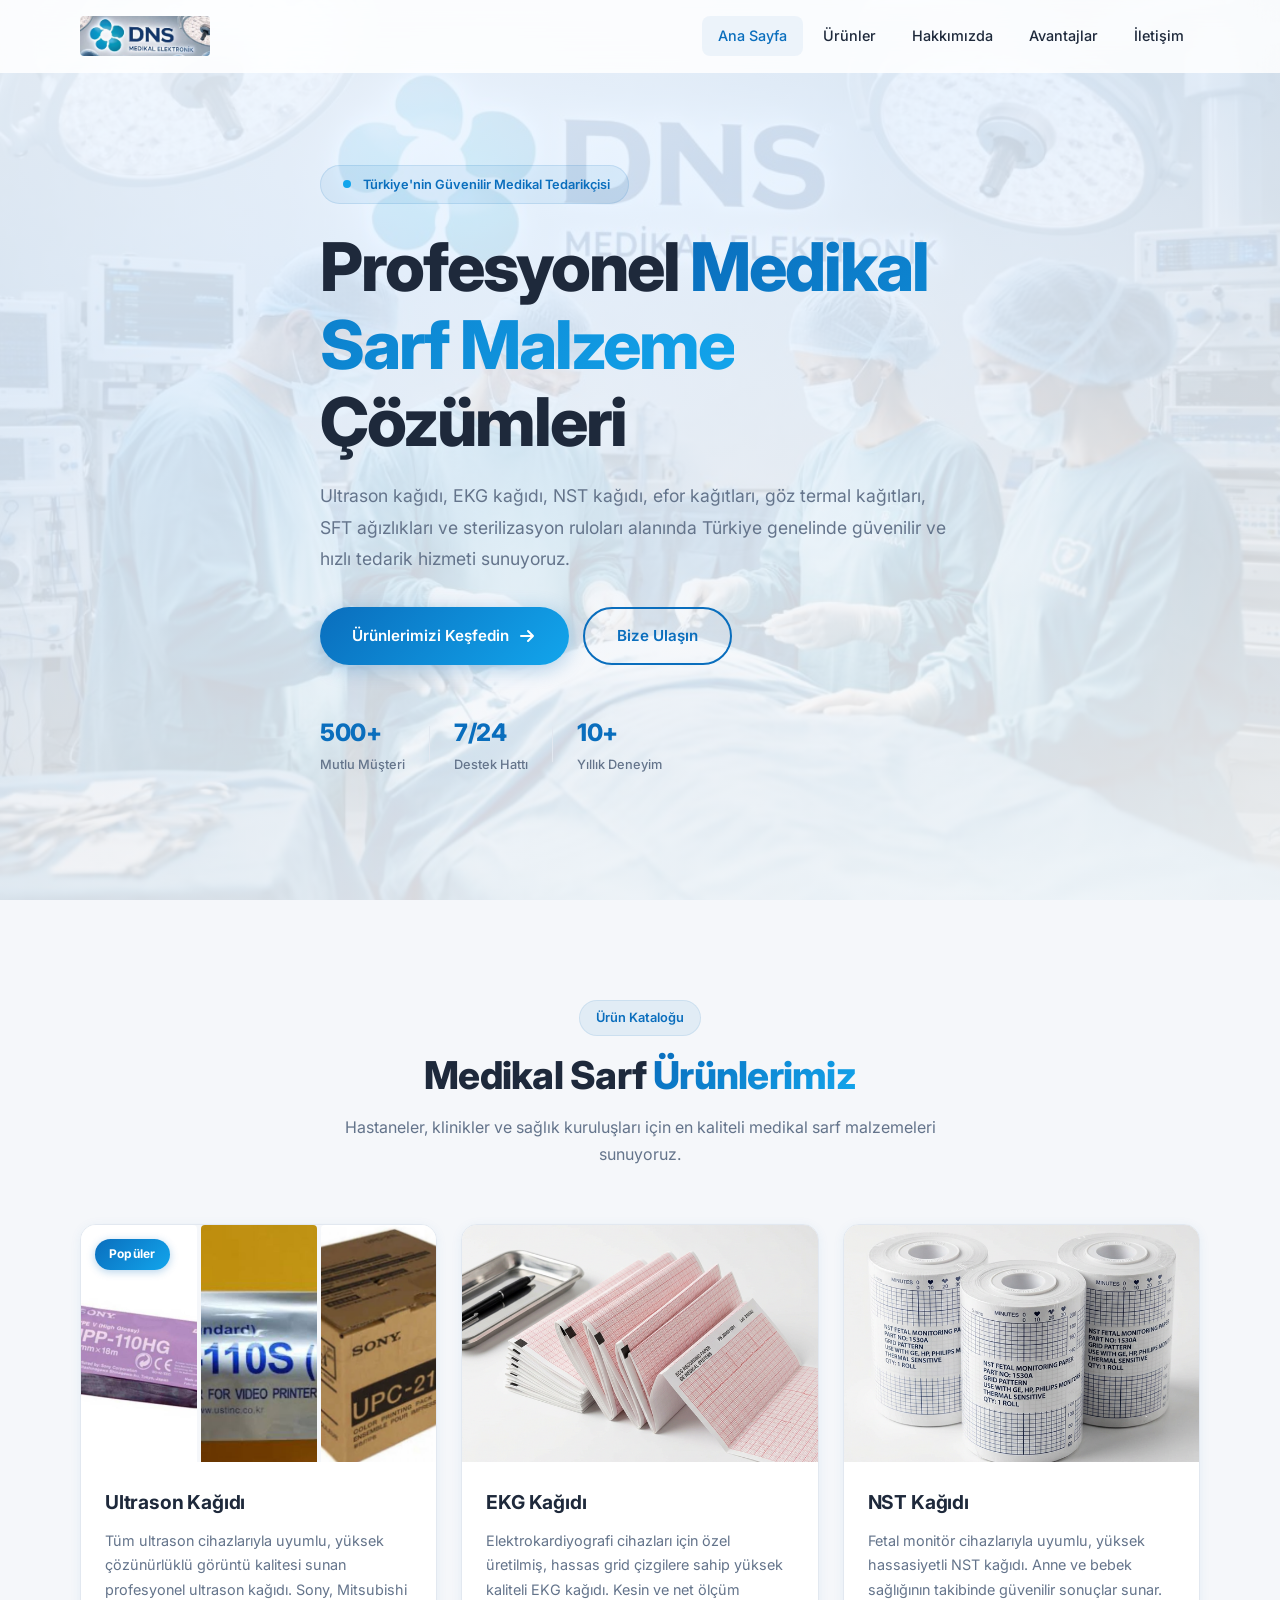
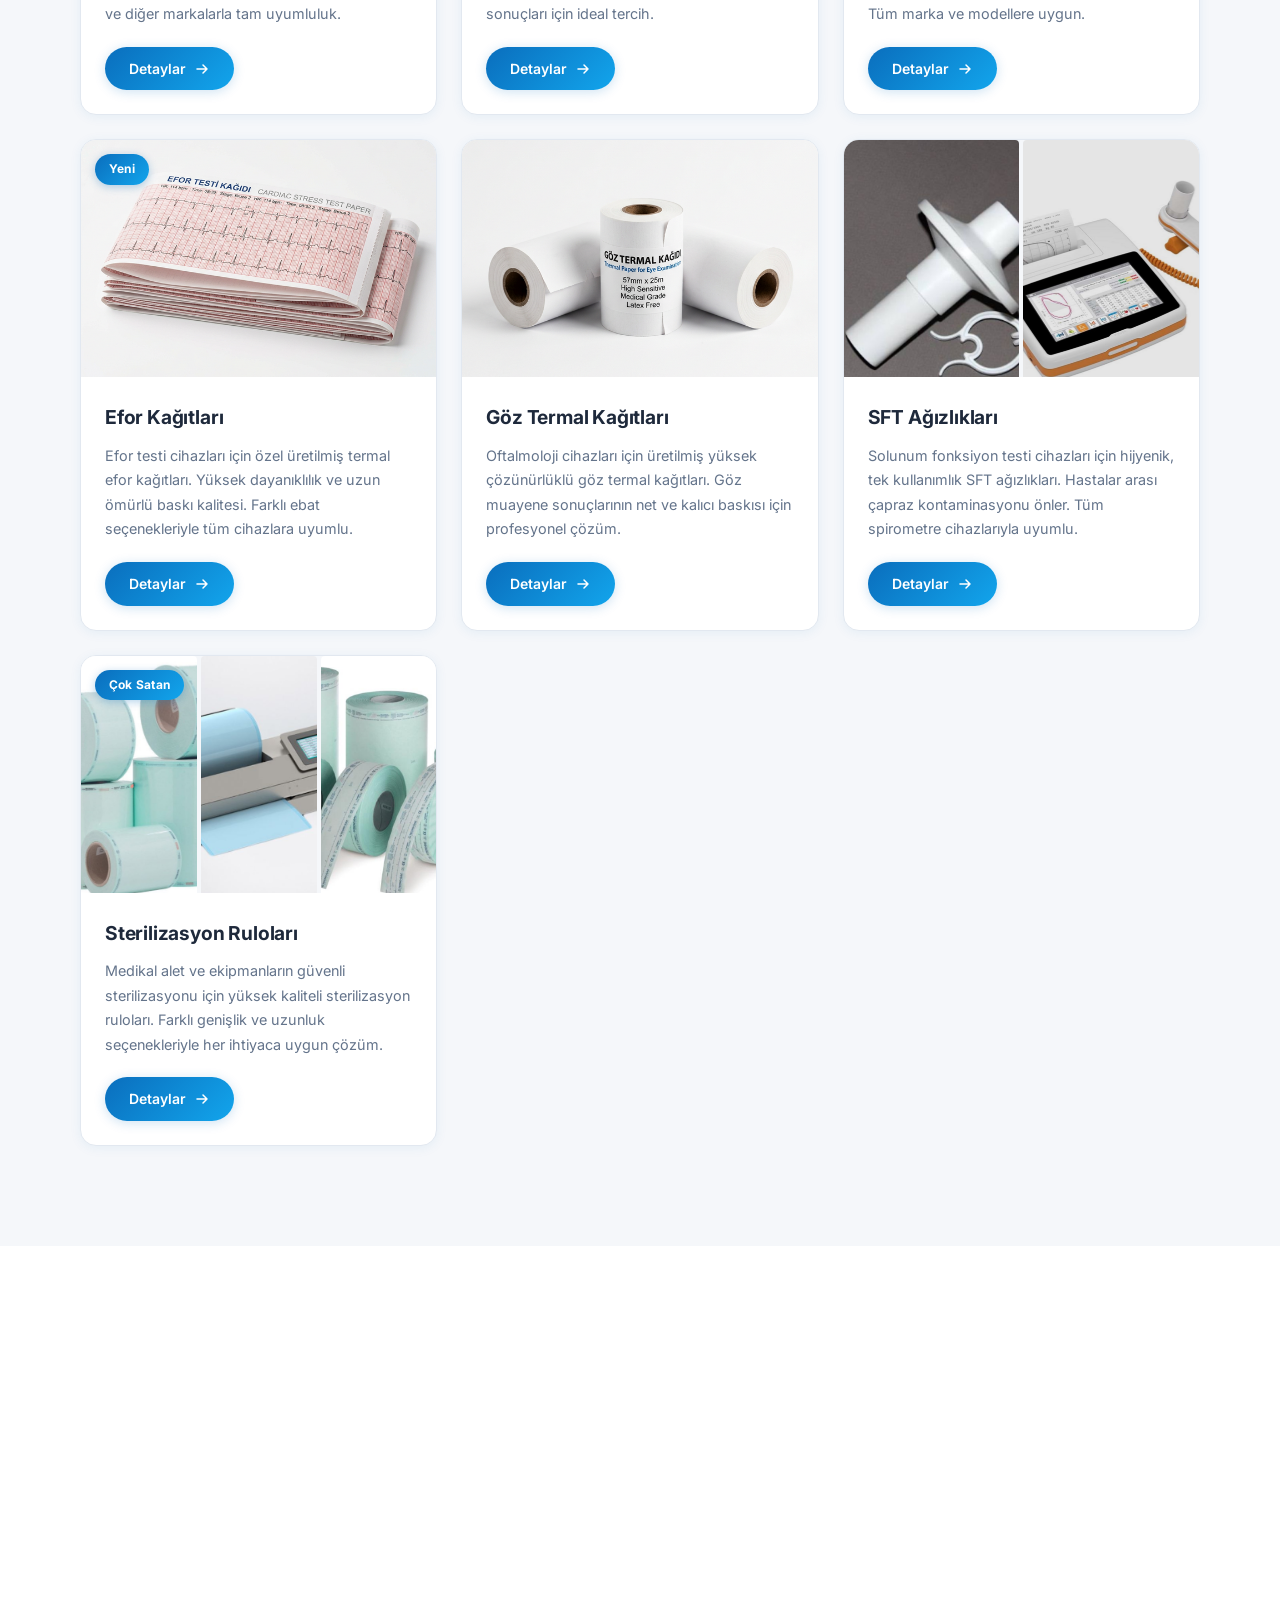
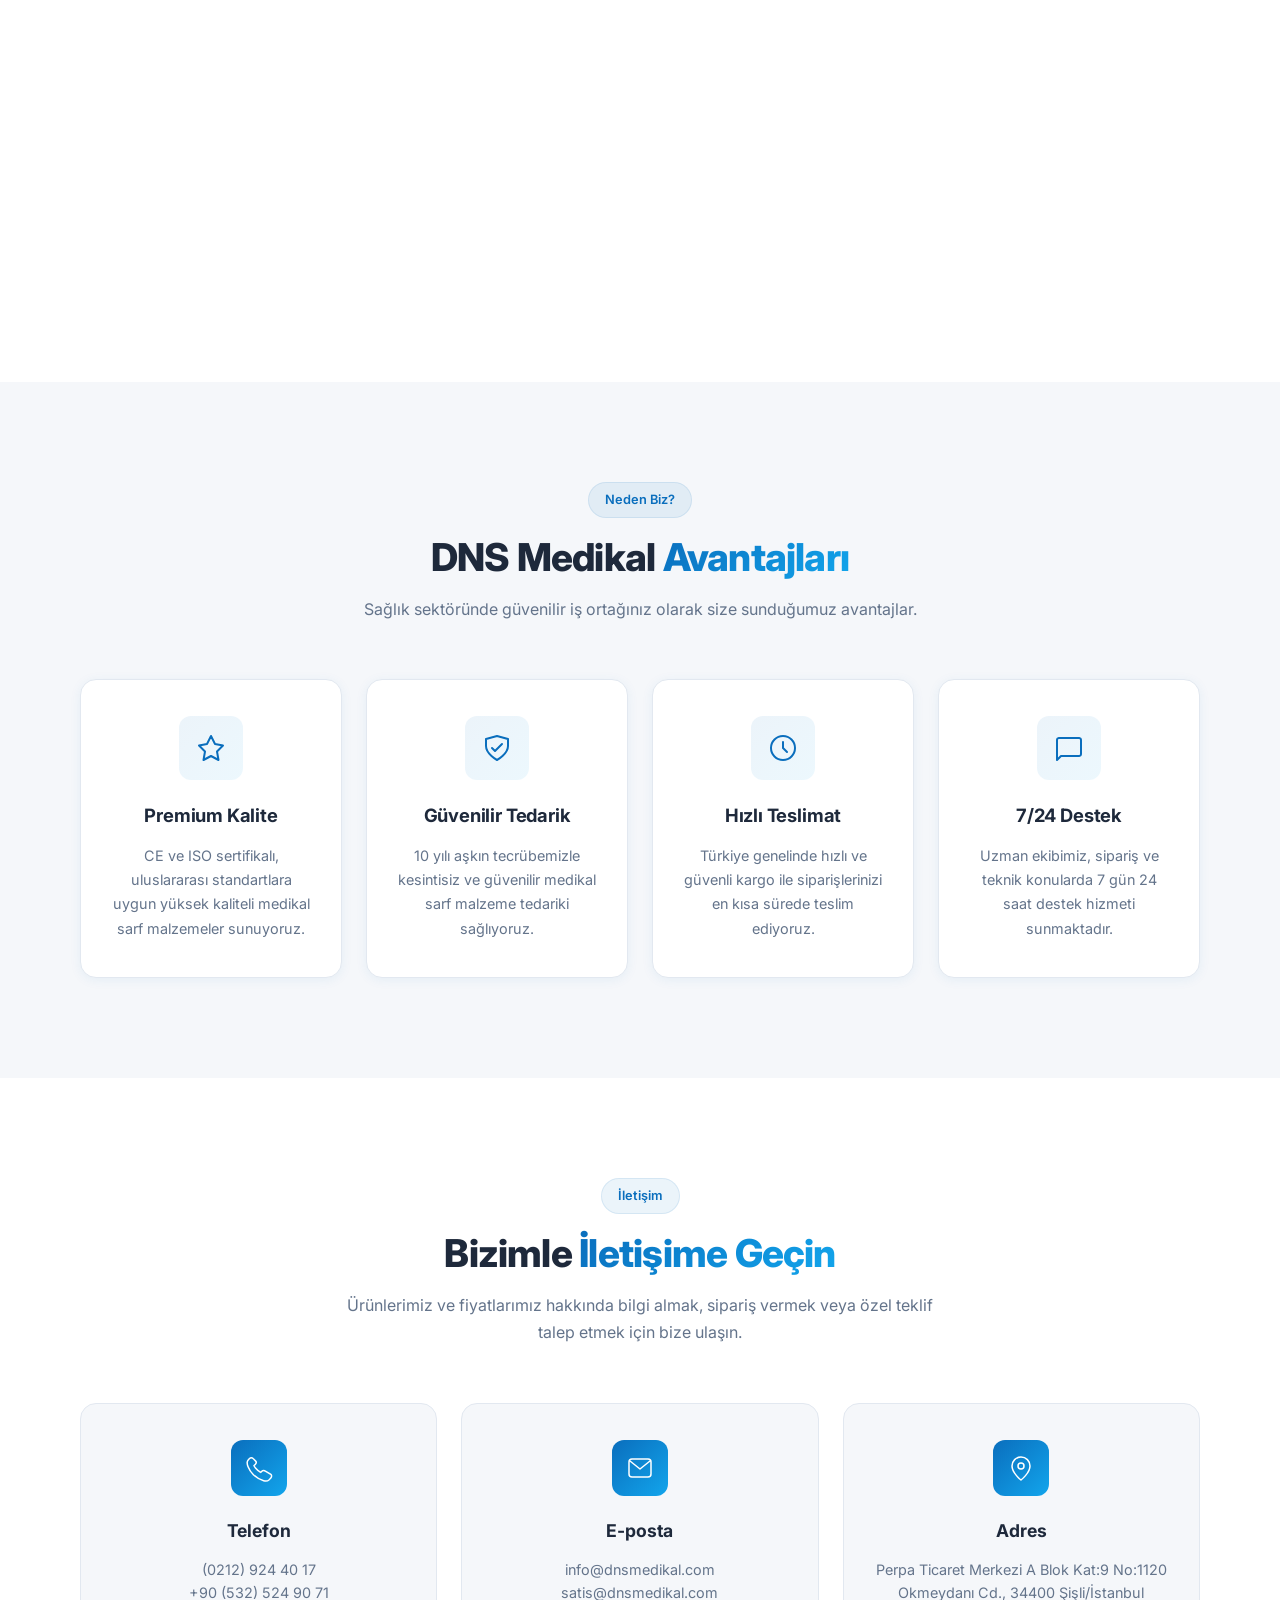
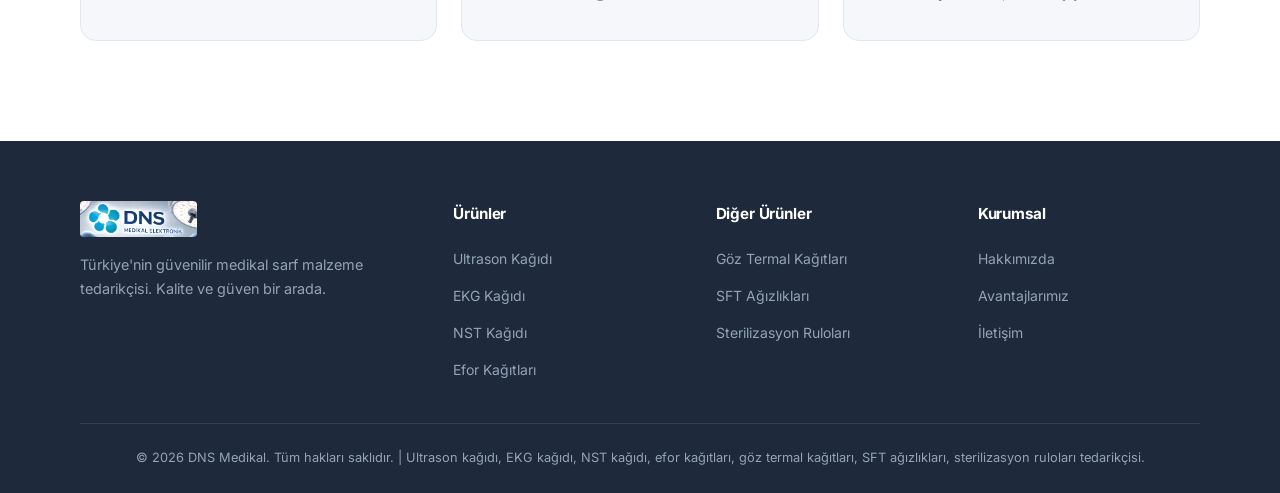
<file: index.html>
<!DOCTYPE html>
<html lang="tr">

<head>
    <meta charset="UTF-8">
    <meta name="viewport" content="width=device-width, initial-scale=1.0">
    <meta http-equiv="X-UA-Compatible" content="IE=edge">

    <!-- SEO Meta Tags -->
    <title>DNS Medikal | Ultrason Kağıdı, EKG Kağıdı, NST Kağıdı, Sterilizasyon Ruloları</title>
    <meta name="description"
        content="DNS Medikal - Türkiye'nin güvenilir medikal sarf malzeme tedarikçisi. Ultrason kağıdı, EKG kağıdı, NST kağıdı, efor kağıtları, göz termal kağıtları, SFT ağızlıkları ve sterilizasyon ruloları toptan ve perakende satış.">
    <meta name="keywords"
        content="ultrason kağıdı, ekg kağıdı, nst kağıdı, efor kağıtları, göz termal kağıtları, sft ağızlıkları, sterilizasyon ruloları, medikal sarf malzeme">
    <meta name="author" content="DNS Medikal">
    <meta name="robots" content="index, follow">
    <link rel="canonical" href="https://www.dnsmedikal.com/">

    <!-- Open Graph -->
    <meta property="og:title" content="DNS Medikal | Medikal Sarf Malzeme Tedarikçisi">
    <meta property="og:description"
        content="Ultrason kağıdı, EKG kağıdı, NST kağıdı ve daha fazlası. Türkiye genelinde hızlı teslimat.">
    <meta property="og:type" content="website">
    <meta property="og:url" content="https://www.dnsmedikal.com/">
    <meta property="og:locale" content="tr_TR">

    <!-- Fonts -->
    <link rel="preconnect" href="https://fonts.googleapis.com">
    <link rel="preconnect" href="https://fonts.gstatic.com" crossorigin>
    <link href="https://fonts.googleapis.com/css2?family=Inter:wght@300;400;500;600;700;800&display=swap"
        rel="stylesheet">

    <!-- Stylesheet -->
    <link rel="stylesheet" href="style.css">

    <!-- Schema.org Structured Data -->
    <script type="application/ld+json">
    {
        "@context": "https://schema.org",
        "@type": "MedicalBusiness",
        "name": "DNS Medikal",
        "description": "Türkiye'nin güvenilir medikal sarf malzeme tedarikçisi. Ultrason kağıdı, EKG kağıdı, NST kağıdı, sterilizasyon ruloları ve daha fazlası.",
        "url": "https://www.dnsmedikal.com",
        "telephone": "+90 212 924 40 17",
        "email": "info@dnsmedikal.com",
        "address": {
            "@type": "PostalAddress",
            "streetAddress": "Perpa Ticaret Merkezi A Blok Kat:9 No:1120, Okmeydanı Cd.",
            "addressLocality": "Şişli",
            "addressRegion": "İstanbul",
            "postalCode": "34400",
            "addressCountry": "TR"
        },
        "geo": {
            "@type": "GeoCoordinates",
            "latitude": "41.0082",
            "longitude": "28.9784"
        },
        "openingHours": "Mo-Fr 09:00-18:00",
        "priceRange": "$$",
        "makesOffer": [
            {
                "@type": "Offer",
                "itemOffered": {
                    "@type": "Product",
                    "name": "Ultrason Kağıdı",
                    "category": "Medikal Sarf Malzeme"
                }
            },
            {
                "@type": "Offer",
                "itemOffered": {
                    "@type": "Product",
                    "name": "EKG Kağıdı",
                    "category": "Medikal Sarf Malzeme"
                }
            },
            {
                "@type": "Offer",
                "itemOffered": {
                    "@type": "Product",
                    "name": "NST Kağıdı",
                    "category": "Medikal Sarf Malzeme"
                }
            },
            {
                "@type": "Offer",
                "itemOffered": {
                    "@type": "Product",
                    "name": "Efor Kağıtları",
                    "category": "Medikal Sarf Malzeme"
                }
            },
            {
                "@type": "Offer",
                "itemOffered": {
                    "@type": "Product",
                    "name": "Göz Termal Kağıtları",
                    "category": "Medikal Sarf Malzeme"
                }
            },
            {
                "@type": "Offer",
                "itemOffered": {
                    "@type": "Product",
                    "name": "SFT Ağızlıkları",
                    "category": "Medikal Sarf Malzeme"
                }
            },
            {
                "@type": "Offer",
                "itemOffered": {
                    "@type": "Product",
                    "name": "Sterilizasyon Ruloları",
                    "category": "Medikal Sarf Malzeme"
                }
            }
        ]
    }
    </script>
</head>

<body>

    <!-- Navigation -->
    <header class="navbar" id="navbar">
        <div class="container nav-container">
            <a href="#anasayfa" class="nav-logo">
                <img src="images/logo.jpg" alt="DNS Medikal Elektronik Logo" class="nav-logo-img">
            </a>
            <button class="nav-toggle" id="navToggle" aria-label="Menüyü aç/kapat">
                <span></span>
                <span></span>
                <span></span>
            </button>
            <nav class="nav-menu" id="navMenu">
                <ul class="nav-list">
                    <li><a href="#anasayfa" class="nav-link active">Ana Sayfa</a></li>
                    <li><a href="#urunler" class="nav-link">Ürünler</a></li>
                    <li><a href="#hakkimizda" class="nav-link">Hakkımızda</a></li>
                    <li><a href="#avantajlar" class="nav-link">Avantajlar</a></li>
                    <li><a href="#iletisim" class="nav-link">İletişim</a></li>
                </ul>
            </nav>
        </div>
    </header>

    <!-- Hero Section -->
    <section class="hero" id="anasayfa">
        <div class="hero-banner">
            <img src="images/banner.jpg" alt="DNS Medikal Elektronik - Profesyonel Medikal Sarf Malzeme"
                class="hero-banner-img">
            <div class="hero-overlay"></div>
        </div>
        <div class="container hero-content">
            <div class="hero-badge fade-in">
                <svg width="16" height="16" viewBox="0 0 16 16" fill="none">
                    <circle cx="8" cy="8" r="4" fill="#12A5EC" />
                </svg>
                Türkiye'nin Güvenilir Medikal Tedarikçisi
            </div>
            <h1 class="hero-title fade-in">
                Profesyonel <span class="gradient-text">Medikal Sarf Malzeme</span> Çözümleri
            </h1>
            <p class="hero-desc fade-in">
                Ultrason kağıdı, EKG kağıdı, NST kağıdı, efor kağıtları, göz termal kağıtları, SFT ağızlıkları ve
                sterilizasyon ruloları alanında Türkiye genelinde güvenilir ve hızlı tedarik hizmeti sunuyoruz.
            </p>
            <div class="hero-buttons fade-in">
                <a href="#urunler" class="btn btn-primary">
                    Ürünlerimizi Keşfedin
                    <svg width="20" height="20" viewBox="0 0 20 20" fill="none">
                        <path d="M4 10H16M16 10L11 5M16 10L11 15" stroke="currentColor" stroke-width="2"
                            stroke-linecap="round" stroke-linejoin="round" />
                    </svg>
                </a>
                <a href="#iletisim" class="btn btn-outline">Bize Ulaşın</a>
            </div>
            <div class="hero-stats fade-in">
                <div class="stat">
                    <span class="stat-number">500+</span>
                    <span class="stat-label">Mutlu Müşteri</span>
                </div>
                <div class="stat-divider"></div>
                <div class="stat">
                    <span class="stat-number">7/24</span>
                    <span class="stat-label">Destek Hattı</span>
                </div>
                <div class="stat-divider"></div>
                <div class="stat">
                    <span class="stat-number">10+</span>
                    <span class="stat-label">Yıllık Deneyim</span>
                </div>
            </div>
        </div>
    </section>

    <!-- Products Section -->
    <section class="section products-section" id="urunler">
        <div class="container">
            <div class="section-header fade-in">
                <span class="section-badge">Ürün Kataloğu</span>
                <h2 class="section-title">Medikal Sarf <span class="gradient-text">Ürünlerimiz</span></h2>
                <p class="section-desc">Hastaneler, klinikler ve sağlık kuruluşları için en kaliteli medikal sarf
                    malzemeleri sunuyoruz.</p>
            </div>

            <div class="products-grid">

                <!-- Ultrason Kağıdı -->
                <article class="product-card fade-in" id="ultrason-kagidi">
                    <div class="product-image">
                        <div class="image-accordion">
                            <div class="image-accordion-item">
                                <img src="images/ultrason_kagidi_1.png" alt="Ultrason Kağıdı Detay 1" loading="lazy">
                            </div>
                            <div class="image-accordion-item">
                                <img src="images/ultrason_kagidi_2.png" alt="Ultrason Kağıdı Detay 2" loading="lazy">
                            </div>
                            <div class="image-accordion-item">
                                <img src="images/ultrason_kagidi_3.png" alt="Ultrason Kağıdı Detay 3" loading="lazy">
                            </div>
                        </div>
                        <span class="product-badge">Popüler</span>
                    </div>
                    <div class="product-body">
                        <h3 class="product-title">Ultrason Kağıdı</h3>
                        <p class="product-desc">Tüm ultrason cihazlarıyla uyumlu, yüksek çözünürlüklü görüntü kalitesi
                            sunan profesyonel ultrason kağıdı. Sony, Mitsubishi ve diğer markalarla tam uyumluluk.</p>
                        <a href="products/ultrason-kagidi.html" class="btn btn-card">
                            Detaylar
                            <svg width="16" height="16" viewBox="0 0 16 16" fill="none">
                                <path d="M3 8H13M13 8L9 4M13 8L9 12" stroke="currentColor" stroke-width="1.5"
                                    stroke-linecap="round" stroke-linejoin="round" />
                            </svg>
                        </a>
                    </div>
                </article>

                <!-- EKG Kağıdı -->
                <article class="product-card fade-in" id="ekg-kagidi">
                    <div class="product-image">
                        <img src="images/ekg_kagidi.png"
                            alt="EKG kağıdı - elektrokardiyografi cihazları için termal baskı kağıdı" loading="lazy"
                            width="600" height="400">
                    </div>
                    <div class="product-body">
                        <h3 class="product-title">EKG Kağıdı</h3>
                        <p class="product-desc">Elektrokardiyografi cihazları için özel üretilmiş, hassas grid çizgilere
                            sahip yüksek kaliteli EKG kağıdı. Kesin ve net ölçüm sonuçları için ideal tercih.</p>
                        <a href="products/ekg-kagidi.html" class="btn btn-card">
                            Detaylar
                            <svg width="16" height="16" viewBox="0 0 16 16" fill="none">
                                <path d="M3 8H13M13 8L9 4M13 8L9 12" stroke="currentColor" stroke-width="1.5"
                                    stroke-linecap="round" stroke-linejoin="round" />
                            </svg>
                        </a>
                    </div>
                </article>

                <!-- NST Kağıdı -->
                <article class="product-card fade-in" id="nst-kagidi">
                    <div class="product-image">
                        <img src="images/nst_kagidi.png"
                            alt="NST kağıdı - fetal monitör cihazları için non-stres test kağıdı" loading="lazy"
                            width="600" height="400">
                    </div>
                    <div class="product-body">
                        <h3 class="product-title">NST Kağıdı</h3>
                        <p class="product-desc">Fetal monitör cihazlarıyla uyumlu, yüksek hassasiyetli NST kağıdı. Anne
                            ve bebek sağlığının takibinde güvenilir sonuçlar sunar. Tüm marka ve modellere uygun.</p>
                        <a href="products/nst-kagidi.html" class="btn btn-card">
                            Detaylar
                            <svg width="16" height="16" viewBox="0 0 16 16" fill="none">
                                <path d="M3 8H13M13 8L9 4M13 8L9 12" stroke="currentColor" stroke-width="1.5"
                                    stroke-linecap="round" stroke-linejoin="round" />
                            </svg>
                        </a>
                    </div>
                </article>

                <!-- Efor Kağıtları -->
                <article class="product-card fade-in" id="efor-kagitlari">
                    <div class="product-image">
                        <img src="images/efor_kagitlari.png"
                            alt="Efor kağıtları - efor testi cihazları için yüksek kaliteli termal kağıt" loading="lazy"
                            width="600" height="400">
                        <span class="product-badge">Yeni</span>
                    </div>
                    <div class="product-body">
                        <h3 class="product-title">Efor Kağıtları</h3>
                        <p class="product-desc">Efor testi cihazları için özel üretilmiş termal efor kağıtları. Yüksek
                            dayanıklılık ve uzun ömürlü baskı kalitesi. Farklı ebat seçenekleriyle tüm cihazlara uyumlu.
                        </p>
                        <a href="products/efor-kagidi.html" class="btn btn-card">
                            Detaylar
                            <svg width="16" height="16" viewBox="0 0 16 16" fill="none">
                                <path d="M3 8H13M13 8L9 4M13 8L9 12" stroke="currentColor" stroke-width="1.5"
                                    stroke-linecap="round" stroke-linejoin="round" />
                            </svg>
                        </a>
                    </div>
                </article>

                <!-- Göz Termal Kağıtları -->
                <article class="product-card fade-in" id="goz-termal-kagitlari">
                    <div class="product-image">
                        <img src="images/goz_termal_kagitlari.png"
                            alt="Göz termal kağıtları - oftalmoloji cihazları için özel termal baskı kağıdı"
                            loading="lazy" width="600" height="400">
                    </div>
                    <div class="product-body">
                        <h3 class="product-title">Göz Termal Kağıtları</h3>
                        <p class="product-desc">Oftalmoloji cihazları için üretilmiş yüksek çözünürlüklü göz termal
                            kağıtları. Göz muayene sonuçlarının net ve kalıcı baskısı için profesyonel çözüm.</p>
                        <a href="products/goz-termal-kagidi.html" class="btn btn-card">
                            Detaylar
                            <svg width="16" height="16" viewBox="0 0 16 16" fill="none">
                                <path d="M3 8H13M13 8L9 4M13 8L9 12" stroke="currentColor" stroke-width="1.5"
                                    stroke-linecap="round" stroke-linejoin="round" />
                            </svg>
                        </a>
                    </div>
                </article>

                <!-- SFT Ağızlıkları -->
                <article class="product-card fade-in" id="sft-agizliklari">
                    <div class="product-image">
                        <div class="image-accordion">
                            <div class="image-accordion-item">
                                <img src="images/sft_agizligi_1.png" alt="SFT Ağızlığı Detay 1" loading="lazy">
                            </div>
                            <div class="image-accordion-item">
                                <img src="images/sft_agizligi_2.png" alt="SFT Ağızlığı Detay 2" loading="lazy">
                            </div>
                        </div>
                    </div>
                    <div class="product-body">
                        <h3 class="product-title">SFT Ağızlıkları</h3>
                        <p class="product-desc">Solunum fonksiyon testi cihazları için hijyenik, tek kullanımlık SFT
                            ağızlıkları. Hastalar arası çapraz kontaminasyonu önler. Tüm spirometre cihazlarıyla uyumlu.
                        </p>
                        <a href="products/sft-agizliklari.html" class="btn btn-card">
                            Detaylar
                            <svg width="16" height="16" viewBox="0 0 16 16" fill="none">
                                <path d="M3 8H13M13 8L9 4M13 8L9 12" stroke="currentColor" stroke-width="1.5"
                                    stroke-linecap="round" stroke-linejoin="round" />
                            </svg>
                        </a>
                    </div>
                </article>

                <!-- Sterilizasyon Ruloları -->
                <article class="product-card fade-in" id="sterilizasyon-rulolari">
                    <div class="product-image">
                        <div class="image-accordion">
                            <div class="image-accordion-item">
                                <img src="images/Sterilizasyon_1.png" alt="Sterilizasyon Rulosu Detay 1" loading="lazy">
                            </div>
                            <div class="image-accordion-item">
                                <img src="images/Sterilizasyon_2.png" alt="Sterilizasyon Rulosu Detay 2" loading="lazy">
                            </div>
                            <div class="image-accordion-item">
                                <img src="images/Sterilizasyon_3.png" alt="Sterilizasyon Rulosu Detay 3" loading="lazy">
                            </div>
                        </div>
                        <span class="product-badge">Çok Satan</span>
                    </div>
                    <div class="product-body">
                        <h3 class="product-title">Sterilizasyon Ruloları</h3>
                        <p class="product-desc">Medikal alet ve ekipmanların güvenli sterilizasyonu için yüksek kaliteli
                            sterilizasyon ruloları. Farklı genişlik ve uzunluk seçenekleriyle her ihtiyaca uygun çözüm.
                        </p>
                        <a href="products/sterilizasyon-rulolari.html" class="btn btn-card">
                            Detaylar
                            <svg width="16" height="16" viewBox="0 0 16 16" fill="none">
                                <path d="M3 8H13M13 8L9 4M13 8L9 12" stroke="currentColor" stroke-width="1.5"
                                    stroke-linecap="round" stroke-linejoin="round" />
                            </svg>
                        </a>
                    </div>
                </article>

            </div>
        </div>
    </section>

    <!-- About Section -->
    <section class="section about-section" id="hakkimizda">
        <div class="container">
            <div class="about-grid">
                <div class="about-image fade-in">
                    <img src="images/banner.jpg" alt="DNS Medikal - medikal sarf malzeme deposu ve ekibi" loading="lazy"
                        width="600" height="500">
                    <div class="about-image-badge">
                        <span class="about-badge-number">10+</span>
                        <span class="about-badge-text">Yıllık Tecrübe</span>
                    </div>
                </div>
                <div class="about-content fade-in">
                    <span class="section-badge">Biz Kimiz?</span>
                    <h2 class="section-title">Sağlık Sektörünün <span class="gradient-text">Güvenilir Ortağı</span></h2>
                    <p class="about-text">
                        DNS Medikal olarak, 10 yılı aşkın süredir Türkiye genelinde hastanelere, kliniklere ve sağlık
                        kuruluşlarına yüksek kaliteli medikal sarf malzeme tedarik ediyoruz.
                    </p>
                    <p class="about-text">
                        Ultrason kağıdı, EKG kağıdı, NST kağıdı, efor kağıtları, göz termal kağıtları, SFT ağızlıkları
                        ve sterilizasyon ruloları başta olmak üzere geniş ürün yelpazemiz ile sağlık profesyonellerinin
                        ihtiyaçlarını eksiksiz karşılıyoruz.
                    </p>
                    <p class="about-text">
                        Kaliteden ödün vermeden, uygun fiyat politikamız ve hızlı teslimat ağımız ile sektörde fark
                        yaratıyoruz.
                    </p>
                    <div class="about-features">
                        <div class="about-feature">
                            <svg width="24" height="24" viewBox="0 0 24 24" fill="none">
                                <path
                                    d="M9 12L11 14L15 10M21 12C21 16.97 16.97 21 12 21C7.03 21 3 16.97 3 12C3 7.03 7.03 3 12 3C16.97 3 21 7.03 21 12Z"
                                    stroke="#0A6EBD" stroke-width="2" stroke-linecap="round" stroke-linejoin="round" />
                            </svg>
                            <span>CE ve ISO sertifikalı ürünler</span>
                        </div>
                        <div class="about-feature">
                            <svg width="24" height="24" viewBox="0 0 24 24" fill="none">
                                <path
                                    d="M9 12L11 14L15 10M21 12C21 16.97 16.97 21 12 21C7.03 21 3 16.97 3 12C3 7.03 7.03 3 12 3C16.97 3 21 7.03 21 12Z"
                                    stroke="#0A6EBD" stroke-width="2" stroke-linecap="round" stroke-linejoin="round" />
                            </svg>
                            <span>Türkiye genelinde hızlı kargo</span>
                        </div>
                        <div class="about-feature">
                            <svg width="24" height="24" viewBox="0 0 24 24" fill="none">
                                <path
                                    d="M9 12L11 14L15 10M21 12C21 16.97 16.97 21 12 21C7.03 21 3 16.97 3 12C3 7.03 7.03 3 12 3C16.97 3 21 7.03 21 12Z"
                                    stroke="#0A6EBD" stroke-width="2" stroke-linecap="round" stroke-linejoin="round" />
                            </svg>
                            <span>Toptan ve perakende satış imkanı</span>
                        </div>
                    </div>
                </div>
            </div>
        </div>
    </section>

    <!-- Advantages Section -->
    <section class="section advantages-section" id="avantajlar">
        <div class="container">
            <div class="section-header fade-in">
                <span class="section-badge">Neden Biz?</span>
                <h2 class="section-title">DNS Medikal <span class="gradient-text">Avantajları</span></h2>
                <p class="section-desc">Sağlık sektöründe güvenilir iş ortağınız olarak size sunduğumuz avantajlar.</p>
            </div>

            <div class="advantages-grid">
                <div class="advantage-card fade-in">
                    <div class="advantage-icon">
                        <svg width="32" height="32" viewBox="0 0 32 32" fill="none">
                            <path d="M16 4L20 12L28 13.5L22 19.5L23.5 28L16 24L8.5 28L10 19.5L4 13.5L12 12L16 4Z"
                                stroke="currentColor" stroke-width="2" stroke-linecap="round" stroke-linejoin="round" />
                        </svg>
                    </div>
                    <h3 class="advantage-title">Premium Kalite</h3>
                    <p class="advantage-desc">CE ve ISO sertifikalı, uluslararası standartlara uygun yüksek kaliteli
                        medikal sarf malzemeler sunuyoruz.</p>
                </div>

                <div class="advantage-card fade-in">
                    <div class="advantage-icon">
                        <svg width="32" height="32" viewBox="0 0 32 32" fill="none">
                            <path d="M16 28C16 28 27 22 27 14V7L16 4L5 7V14C5 22 16 28 16 28Z" stroke="currentColor"
                                stroke-width="2" stroke-linecap="round" stroke-linejoin="round" />
                            <path d="M11 16L14 19L21 12" stroke="currentColor" stroke-width="2" stroke-linecap="round"
                                stroke-linejoin="round" />
                        </svg>
                    </div>
                    <h3 class="advantage-title">Güvenilir Tedarik</h3>
                    <p class="advantage-desc">10 yılı aşkın tecrübemizle kesintisiz ve güvenilir medikal sarf malzeme
                        tedariki sağlıyoruz.</p>
                </div>

                <div class="advantage-card fade-in">
                    <div class="advantage-icon">
                        <svg width="32" height="32" viewBox="0 0 32 32" fill="none">
                            <circle cx="16" cy="16" r="12" stroke="currentColor" stroke-width="2" />
                            <path d="M16 10V16L20 20" stroke="currentColor" stroke-width="2" stroke-linecap="round"
                                stroke-linejoin="round" />
                        </svg>
                    </div>
                    <h3 class="advantage-title">Hızlı Teslimat</h3>
                    <p class="advantage-desc">Türkiye genelinde hızlı ve güvenli kargo ile siparişlerinizi en kısa
                        sürede teslim ediyoruz.</p>
                </div>

                <div class="advantage-card fade-in">
                    <div class="advantage-icon">
                        <svg width="32" height="32" viewBox="0 0 32 32" fill="none">
                            <path
                                d="M28 22C28 22.53 27.79 23.04 27.41 23.41C27.04 23.79 26.53 24 26 24H8L4 28V8C4 7.47 4.21 6.96 4.59 6.59C4.96 6.21 5.47 6 6 6H26C26.53 6 27.04 6.21 27.41 6.59C27.79 6.96 28 7.47 28 8V22Z"
                                stroke="currentColor" stroke-width="2" stroke-linecap="round" stroke-linejoin="round" />
                        </svg>
                    </div>
                    <h3 class="advantage-title">7/24 Destek</h3>
                    <p class="advantage-desc">Uzman ekibimiz, sipariş ve teknik konularda 7 gün 24 saat destek hizmeti
                        sunmaktadır.</p>
                </div>
            </div>
        </div>
    </section>

    <!-- Contact Section -->
    <section class="section contact-section" id="iletisim">
        <div class="container">
            <div class="section-header fade-in">
                <span class="section-badge">İletişim</span>
                <h2 class="section-title">Bizimle <span class="gradient-text">İletişime Geçin</span></h2>
                <p class="section-desc">Ürünlerimiz ve fiyatlarımız hakkında bilgi almak, sipariş vermek veya özel
                    teklif talep etmek için bize ulaşın.</p>
            </div>

            <div class="contact-grid">
                <div class="contact-card fade-in">
                    <div class="contact-icon">
                        <svg width="28" height="28" viewBox="0 0 28 28" fill="none">
                            <path
                                d="M20.42 17.24C19.93 16.75 19.3 16.49 18.62 16.49C17.95 16.49 17.31 16.74 16.83 17.23L15.77 18.28C15.67 18.22 15.57 18.17 15.47 18.12C15.29 18.03 15.12 17.95 14.97 17.85C13.34 16.82 11.87 15.52 10.47 13.91C9.79 13.1 9.32 12.42 8.97 11.72C9.35 11.37 9.7 11 10.04 10.65C10.17 10.52 10.3 10.39 10.43 10.26C11.47 9.22 11.47 7.9 10.43 6.86L9.35 5.78C9.21 5.64 9.06 5.49 8.93 5.35C8.67 5.07 8.39 4.79 8.1 4.52C7.61 4.04 7 3.79 6.34 3.79C5.68 3.79 5.05 4.04 4.54 4.52C4.53 4.53 4.53 4.53 4.53 4.53L3.37 5.71C2.67 6.41 2.27 7.26 2.19 8.25C2.06 9.87 2.5 11.38 3.07 12.82C4.24 15.78 5.99 18.41 8.4 20.72C11.36 23.55 14.81 25.57 18.67 26.73C19.43 26.96 20.22 27.09 20.97 27.09C22.1 27.09 23.1 26.72 23.9 26L23.92 25.98C24.39 25.57 24.78 25.1 25.16 24.67C25.38 24.42 25.61 24.16 25.84 23.91C26.33 23.39 26.59 22.76 26.59 22.09C26.59 21.41 26.32 20.79 25.82 20.29L20.42 17.24Z"
                                stroke="currentColor" stroke-width="1.5" />
                        </svg>
                    </div>
                    <h3 class="contact-title">Telefon</h3>
                    <p class="contact-info">(0212) 924 40 17</p>
                    <p class="contact-info">+90 (532) 524 90 71</p>
                </div>

                <div class="contact-card fade-in">
                    <div class="contact-icon">
                        <svg width="28" height="28" viewBox="0 0 28 28" fill="none">
                            <path d="M4 7L14 15L24 7" stroke="currentColor" stroke-width="1.5" stroke-linecap="round"
                                stroke-linejoin="round" />
                            <rect x="3" y="5" width="22" height="18" rx="3" stroke="currentColor" stroke-width="1.5" />
                        </svg>
                    </div>
                    <h3 class="contact-title">E-posta</h3>
                    <p class="contact-info">info@dnsmedikal.com</p>
                    <p class="contact-info">satis@dnsmedikal.com</p>
                </div>

                <div class="contact-card fade-in">
                    <div class="contact-icon">
                        <svg width="28" height="28" viewBox="0 0 28 28" fill="none">
                            <path
                                d="M14 15C15.66 15 17 13.66 17 12C17 10.34 15.66 9 14 9C12.34 9 11 10.34 11 12C11 13.66 12.34 15 14 15Z"
                                stroke="currentColor" stroke-width="1.5" />
                            <path d="M14 26C14 26 23 19 23 12C23 7.03 19.03 3 14 3C8.97 3 5 7.03 5 12C5 19 14 26 14 26Z"
                                stroke="currentColor" stroke-width="1.5" />
                        </svg>
                    </div>
                    <h3 class="contact-title">Adres</h3>
                    <p class="contact-info">Perpa Ticaret Merkezi A Blok Kat:9 No:1120</p>
                    <p class="contact-info">Okmeydanı Cd., 34400 Şişli/İstanbul</p>
                </div>
            </div>
        </div>
    </section>

    <!-- Footer -->
    <footer class="footer">
        <div class="container">
            <div class="footer-grid">
                <div class="footer-brand">
                    <a href="#anasayfa" class="nav-logo footer-logo">
                        <img src="images/logo.jpg" alt="DNS Medikal Elektronik Logo" class="footer-logo-img">
                    </a>
                    <p class="footer-desc">Türkiye'nin güvenilir medikal sarf malzeme tedarikçisi. Kalite ve güven bir
                        arada.</p>
                </div>

                <div class="footer-links">
                    <h4 class="footer-heading">Ürünler</h4>
                    <ul>
                        <li><a href="#ultrason-kagidi">Ultrason Kağıdı</a></li>
                        <li><a href="#ekg-kagidi">EKG Kağıdı</a></li>
                        <li><a href="#nst-kagidi">NST Kağıdı</a></li>
                        <li><a href="#efor-kagitlari">Efor Kağıtları</a></li>
                    </ul>
                </div>

                <div class="footer-links">
                    <h4 class="footer-heading">Diğer Ürünler</h4>
                    <ul>
                        <li><a href="#goz-termal-kagitlari">Göz Termal Kağıtları</a></li>
                        <li><a href="#sft-agizliklari">SFT Ağızlıkları</a></li>
                        <li><a href="#sterilizasyon-rulolari">Sterilizasyon Ruloları</a></li>
                    </ul>
                </div>

                <div class="footer-links">
                    <h4 class="footer-heading">Kurumsal</h4>
                    <ul>
                        <li><a href="#hakkimizda">Hakkımızda</a></li>
                        <li><a href="#avantajlar">Avantajlarımız</a></li>
                        <li><a href="#iletisim">İletişim</a></li>
                    </ul>
                </div>
            </div>

            <div class="footer-bottom">
                <p>&copy; 2026 DNS Medikal. Tüm hakları saklıdır. | Ultrason kağıdı, EKG kağıdı, NST kağıdı, efor
                    kağıtları, göz termal kağıtları, SFT ağızlıkları, sterilizasyon ruloları tedarikçisi.</p>
            </div>
        </div>
    </footer>

    <!-- Back to Top -->
    <button class="back-to-top" id="backToTop" aria-label="Yukarı çık">
        <svg width="20" height="20" viewBox="0 0 20 20" fill="none">
            <path d="M10 16V4M10 4L5 9M10 4L15 9" stroke="currentColor" stroke-width="2" stroke-linecap="round"
                stroke-linejoin="round" />
        </svg>
    </button>

    <script src="script.js"></script>
</body>

</html>
</file>
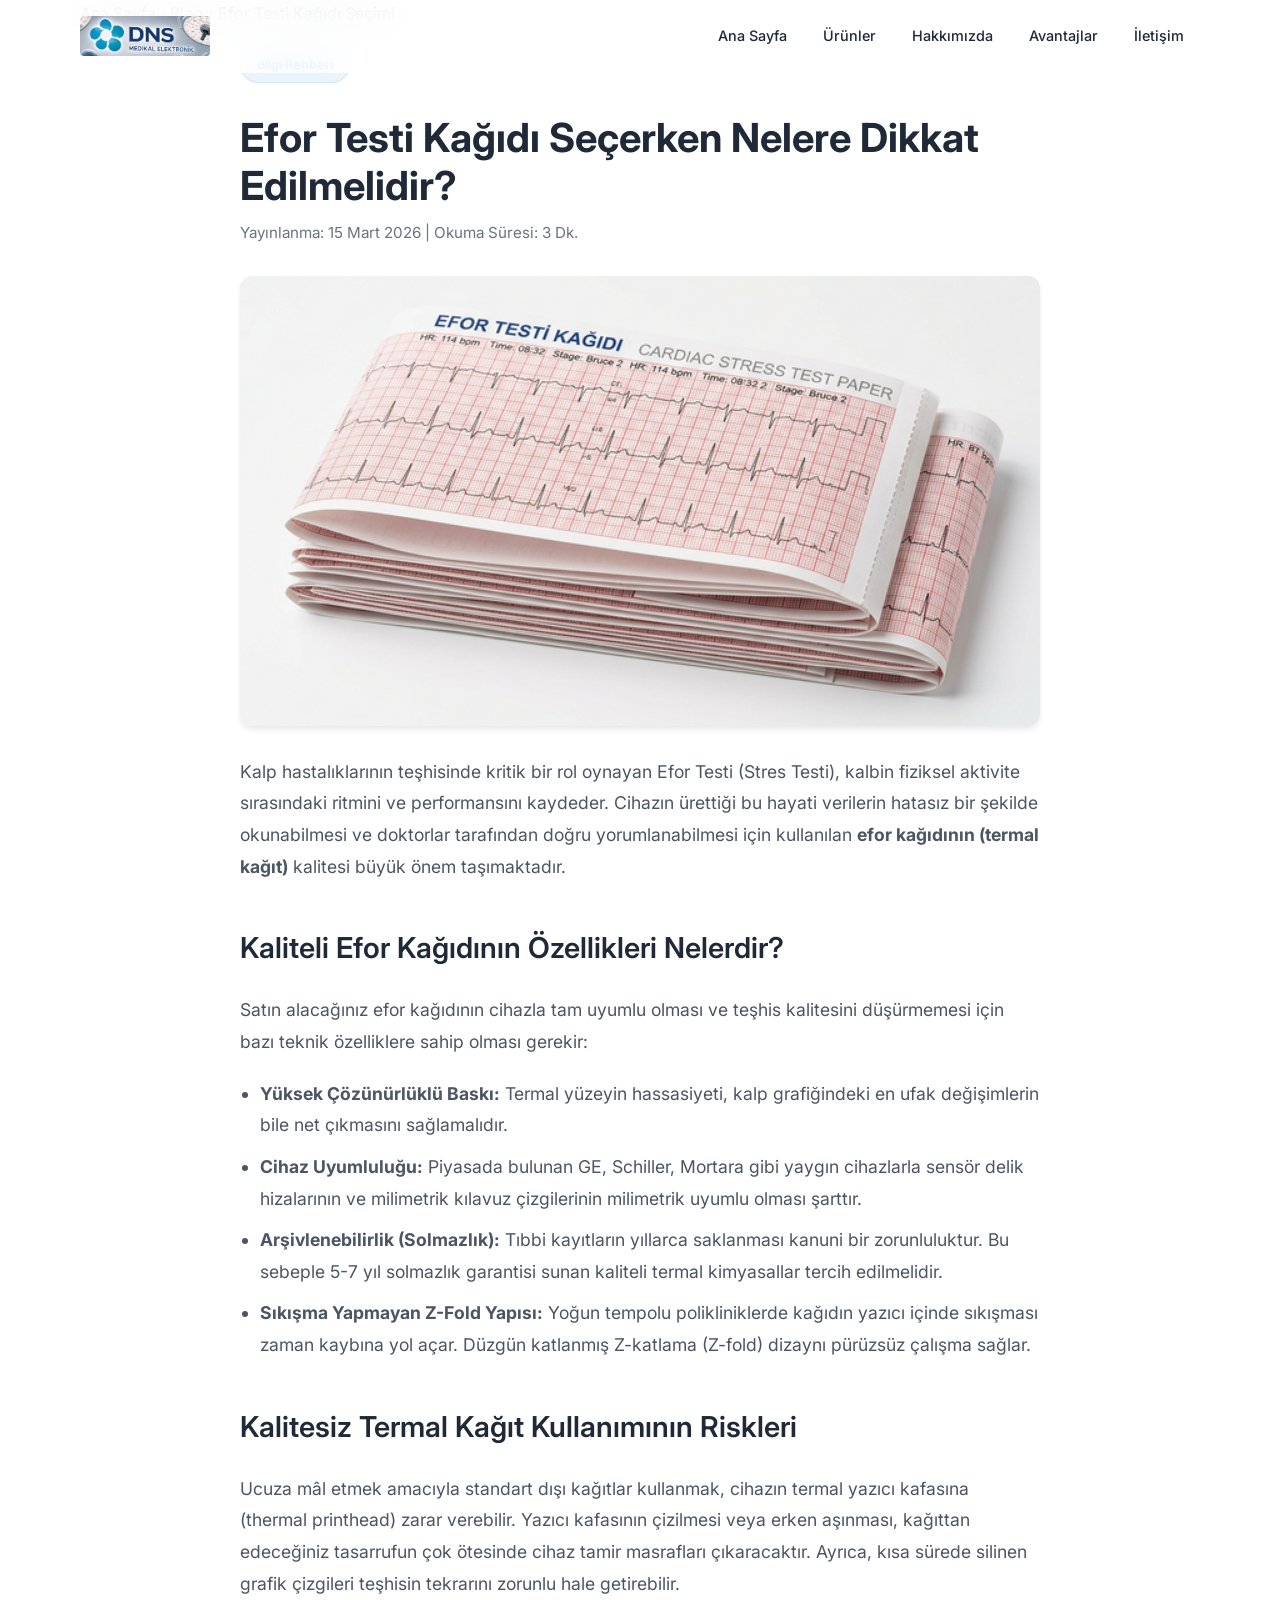
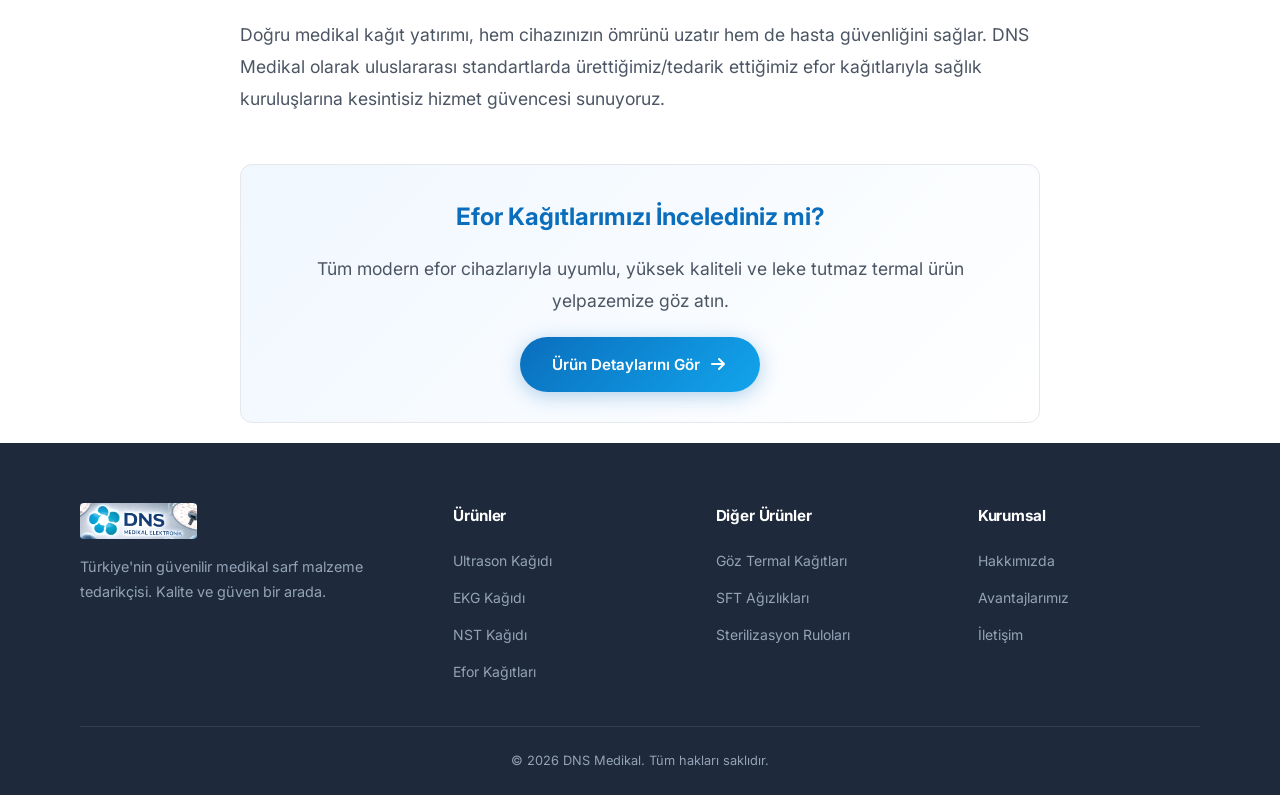
<file: blog/efor-kagidi.html>
<!DOCTYPE html>
<html lang="tr">

<head>
    <meta charset="UTF-8">
    <meta name="viewport" content="width=device-width, initial-scale=1.0">
    <meta http-equiv="X-UA-Compatible" content="IE=edge">

    <!-- SEO Meta Tags -->
    <title>Efor Testi Kağıdı Seçerken Nelere Dikkat Edilmelidir? | DNS Medikal Blog</title>
    <meta name="description"
        content="Efor testi (stres testi) sırasında kullanılan efor kağıtlarının kalitesi neden önemlidir? Doğru efor kağıdı seçimi hakkında bilmeniz gereken her şey bu yazımızda.">
    <meta name="keywords"
        content="efor kağıtları, efor testi kağıdı, efor rulosu, efor testi nedir, medikal kağıt seçimi">
    <meta name="author" content="DNS Medikal">
    <meta name="robots" content="index, follow">
    <link rel="canonical" href="https://www.dnsmedikal.com/blog/efor-kagidi.html">

    <!-- Open Graph -->
    <meta property="og:title" content="Efor Testi Kağıdı Seçerken Nelere Dikkat Edilmelidir?">
    <meta property="og:description"
        content="Efor testi sırasında kullanılan kağıtların kalitesi neden önemlidir? Doğru efor kağıdı seçimi hakkında her şey.">
    <meta property="og:type" content="article">
    <meta property="og:url" content="https://www.dnsmedikal.com/blog/efor-kagidi.html">
    <meta property="og:image" content="https://www.dnsmedikal.com/images/efor_kagitlari.png">
    <meta property="og:locale" content="tr_TR">

    <!-- Fonts -->
    <link rel="preconnect" href="https://fonts.googleapis.com">
    <link rel="preconnect" href="https://fonts.gstatic.com" crossorigin>
    <link href="https://fonts.googleapis.com/css2?family=Inter:wght@300;400;500;600;700;800&display=swap"
        rel="stylesheet">

    <!-- Stylesheet -->
    <link rel="stylesheet" href="../style.css">

    <!-- Article Schema -->
    <script type="application/ld+json">
    {
      "@context": "https://schema.org",
      "@type": "Article",
      "headline": "Efor Testi Kağıdı Seçerken Nelere Dikkat Edilmelidir?",
      "image": "https://www.dnsmedikal.com/images/efor_kagitlari.png",
      "author": {
        "@type": "Organization",
        "name": "DNS Medikal"
      },
      "publisher": {
        "@type": "Organization",
        "name": "DNS Medikal",
        "logo": {
          "@type": "ImageObject",
          "url": "https://www.dnsmedikal.com/images/logo.jpg"
        }
      },
      "datePublished": "2026-03-15"
    }
    </script>
</head>

<body>

    <!-- Navigation -->
    <header class="navbar" id="navbar">
        <div class="container nav-container">
            <a href="../index.html" class="nav-logo">
                <img src="../images/logo.jpg" alt="DNS Medikal Logo" class="nav-logo-img">
            </a>
            <button class="nav-toggle" id="navToggle" aria-label="Menüyü aç/kapat">
                <span></span>
                <span></span>
                <span></span>
            </button>
            <nav class="nav-menu" id="navMenu">
                <ul class="nav-list">
                    <li><a href="../index.html" class="nav-link">Ana Sayfa</a></li>
                    <li><a href="../index.html#urunler" class="nav-link">Ürünler</a></li>
                    <li><a href="../index.html#hakkimizda" class="nav-link">Hakkımızda</a></li>
                    <li><a href="../index.html#avantajlar" class="nav-link">Avantajlar</a></li>
                    <li><a href="../index.html#iletisim" class="nav-link">İletişim</a></li>
                </ul>
            </nav>
        </div>
    </header>

    <!-- Breadcrumb -->
    <section class="breadcrumb-section">
        <div class="container">
            <nav class="breadcrumb" aria-label="Breadcrumb">
                <a href="../index.html">Ana Sayfa</a>
                <span class="breadcrumb-sep">›</span>
                <span>Blog</span>
                <span class="breadcrumb-sep">›</span>
                <span class="breadcrumb-current">Efor Testi Kağıdı Seçimi</span>
            </nav>
        </div>
    </section>

    <!-- Blog Article -->
    <main class="section container">
        <article style="max-width: 800px; margin: 0 auto; padding: 20px 0;">
            <header style="margin-bottom: 30px;">
                <span class="section-badge">Bilgi Rehberi</span>
                <h1 style="font-size: 2.5rem; color: #1f2937; margin: 15px 0 10px; font-weight: 700; line-height: 1.2;">
                    Efor Testi Kağıdı Seçerken Nelere Dikkat Edilmelidir?
                </h1>
                <p style="color: #6b7280; font-size: 0.95rem;">Yayınlanma: 15 Mart 2026 | Okuma Süresi: 3 Dk.</p>
            </header>

            <img src="../images/efor_kagitlari.png" alt="Efor Kağıtları" style="width: 100%; max-height: 450px; object-fit: cover; border-radius: 12px; margin-bottom: 30px; box-shadow: 0 4px 6px -1px rgba(0,0,0,0.1);">

            <div style="font-size: 1.1rem; line-height: 1.8; color: #4b5563;">
                <p style="margin-bottom: 20px;">
                    Kalp hastalıklarının teşhisinde kritik bir rol oynayan Efor Testi (Stres Testi), kalbin fiziksel aktivite sırasındaki ritmini ve performansını kaydeder. Cihazın ürettiği bu hayati verilerin hatasız bir şekilde okunabilmesi ve doktorlar tarafından doğru yorumlanabilmesi için kullanılan <strong>efor kağıdının (termal kağıt)</strong> kalitesi büyük önem taşımaktadır.
                </p>

                <h2 style="color: #1f2937; font-size: 1.8rem; margin: 40px 0 20px; font-weight: 600;">Kaliteli Efor Kağıdının Özellikleri Nelerdir?</h2>
                <p style="margin-bottom: 20px;">
                    Satın alacağınız efor kağıdının cihazla tam uyumlu olması ve teşhis kalitesini düşürmemesi için bazı teknik özelliklere sahip olması gerekir:
                </p>
                <ul style="margin-bottom: 20px; padding-left: 20px; list-style-type: disc;">
                    <li style="margin-bottom: 10px;"><strong>Yüksek Çözünürlüklü Baskı:</strong> Termal yüzeyin hassasiyeti, kalp grafiğindeki en ufak değişimlerin bile net çıkmasını sağlamalıdır.</li>
                    <li style="margin-bottom: 10px;"><strong>Cihaz Uyumluluğu:</strong> Piyasada bulunan GE, Schiller, Mortara gibi yaygın cihazlarla sensör delik hizalarının ve milimetrik kılavuz çizgilerinin milimetrik uyumlu olması şarttır.</li>
                    <li style="margin-bottom: 10px;"><strong>Arşivlenebilirlik (Solmazlık):</strong> Tıbbi kayıtların yıllarca saklanması kanuni bir zorunluluktur. Bu sebeple 5-7 yıl solmazlık garantisi sunan kaliteli termal kimyasallar tercih edilmelidir.</li>
                    <li style="margin-bottom: 10px;"><strong>Sıkışma Yapmayan Z-Fold Yapısı:</strong> Yoğun tempolu polikliniklerde kağıdın yazıcı içinde sıkışması zaman kaybına yol açar. Düzgün katlanmış Z-katlama (Z-fold) dizaynı pürüzsüz çalışma sağlar.</li>
                </ul>

                <h2 style="color: #1f2937; font-size: 1.8rem; margin: 40px 0 20px; font-weight: 600;">Kalitesiz Termal Kağıt Kullanımının Riskleri</h2>
                <p style="margin-bottom: 20px;">
                    Ucuza mâl etmek amacıyla standart dışı kağıtlar kullanmak, cihazın termal yazıcı kafasına (thermal printhead) zarar verebilir. Yazıcı kafasının çizilmesi veya erken aşınması, kağıttan edeceğiniz tasarrufun çok ötesinde cihaz tamir masrafları çıkaracaktır. Ayrıca, kısa sürede silinen grafik çizgileri teşhisin tekrarını zorunlu hale getirebilir.
                </p>

                <p style="margin-bottom: 20px;">
                    Doğru medikal kağıt yatırımı, hem cihazınızın ömrünü uzatır hem de hasta güvenliğini sağlar. DNS Medikal olarak uluslararası standartlarda ürettiğimiz/tedarik ettiğimiz efor kağıtlarıyla sağlık kuruluşlarına kesintisiz hizmet güvencesi sunuyoruz.
                </p>

                <div style="margin-top: 50px; padding: 30px; background: linear-gradient(135deg, #f0f7ff 0%, #ffffff 100%); border: 1px solid #e5e7eb; border-radius: 12px; text-align: center;">
                    <h3 style="color: #0A6EBD; font-size: 1.5rem; margin-bottom: 15px;">Efor Kağıtlarımızı İncelediniz mi?</h3>
                    <p style="margin-bottom: 20px; color: #4b5563;">Tüm modern efor cihazlarıyla uyumlu, yüksek kaliteli ve leke tutmaz termal ürün yelpazemize göz atın.</p>
                    <a href="../products/efor-kagidi.html" class="btn btn-primary" style="display: inline-flex; align-items: center; justify-content: center; gap: 8px;">
                        Ürün Detaylarını Gör
                        <svg width="20" height="20" viewBox="0 0 20 20" fill="none">
                            <path d="M4 10H16M16 10L11 5M16 10L11 15" stroke="currentColor" stroke-width="2" stroke-linecap="round" stroke-linejoin="round" />
                        </svg>
                    </a>
                </div>
            </div>
        </article>
    </main>

    <!-- Footer -->
    <footer class="footer">
        <div class="container">
            <div class="footer-grid">
                <div class="footer-brand">
                    <a href="../index.html" class="nav-logo footer-logo">
                        <img src="../images/logo.jpg" alt="DNS Medikal Logo" class="footer-logo-img">
                    </a>
                    <p class="footer-desc">Türkiye'nin güvenilir medikal sarf malzeme tedarikçisi. Kalite ve güven bir arada.</p>
                </div>

                <div class="footer-links">
                    <h4 class="footer-heading">Ürünler</h4>
                    <ul>
                        <li><a href="../products/ultrason-kagidi.html">Ultrason Kağıdı</a></li>
                        <li><a href="../products/ekg-kagidi.html">EKG Kağıdı</a></li>
                        <li><a href="../products/nst-kagidi.html">NST Kağıdı</a></li>
                        <li><a href="../products/efor-kagidi.html">Efor Kağıtları</a></li>
                    </ul>
                </div>

                <div class="footer-links">
                    <h4 class="footer-heading">Diğer Ürünler</h4>
                    <ul>
                        <li><a href="../products/goz-termal-kagidi.html">Göz Termal Kağıtları</a></li>
                        <li><a href="../products/sft-agizliklari.html">SFT Ağızlıkları</a></li>
                        <li><a href="../products/sterilizasyon-rulolari.html">Sterilizasyon Ruloları</a></li>
                    </ul>
                </div>

                <div class="footer-links">
                    <h4 class="footer-heading">Kurumsal</h4>
                    <ul>
                        <li><a href="../index.html#hakkimizda">Hakkımızda</a></li>
                        <li><a href="../index.html#avantajlar">Avantajlarımız</a></li>
                        <li><a href="../index.html#iletisim">İletişim</a></li>
                    </ul>
                </div>
            </div>

            <div class="footer-bottom">
                <p>&copy; 2026 DNS Medikal. Tüm hakları saklıdır.</p>
            </div>
        </div>
    </footer>

    <!-- Back to Top -->
    <button class="back-to-top" id="backToTop" aria-label="Yukarı çık">
        <svg width="20" height="20" viewBox="0 0 20 20" fill="none">
            <path d="M10 16V4M10 4L5 9M10 4L15 9" stroke="currentColor" stroke-width="2" stroke-linecap="round" stroke-linejoin="round" />
        </svg>
    </button>

    <script src="../script.js"></script>
</body>
</html>
</file>
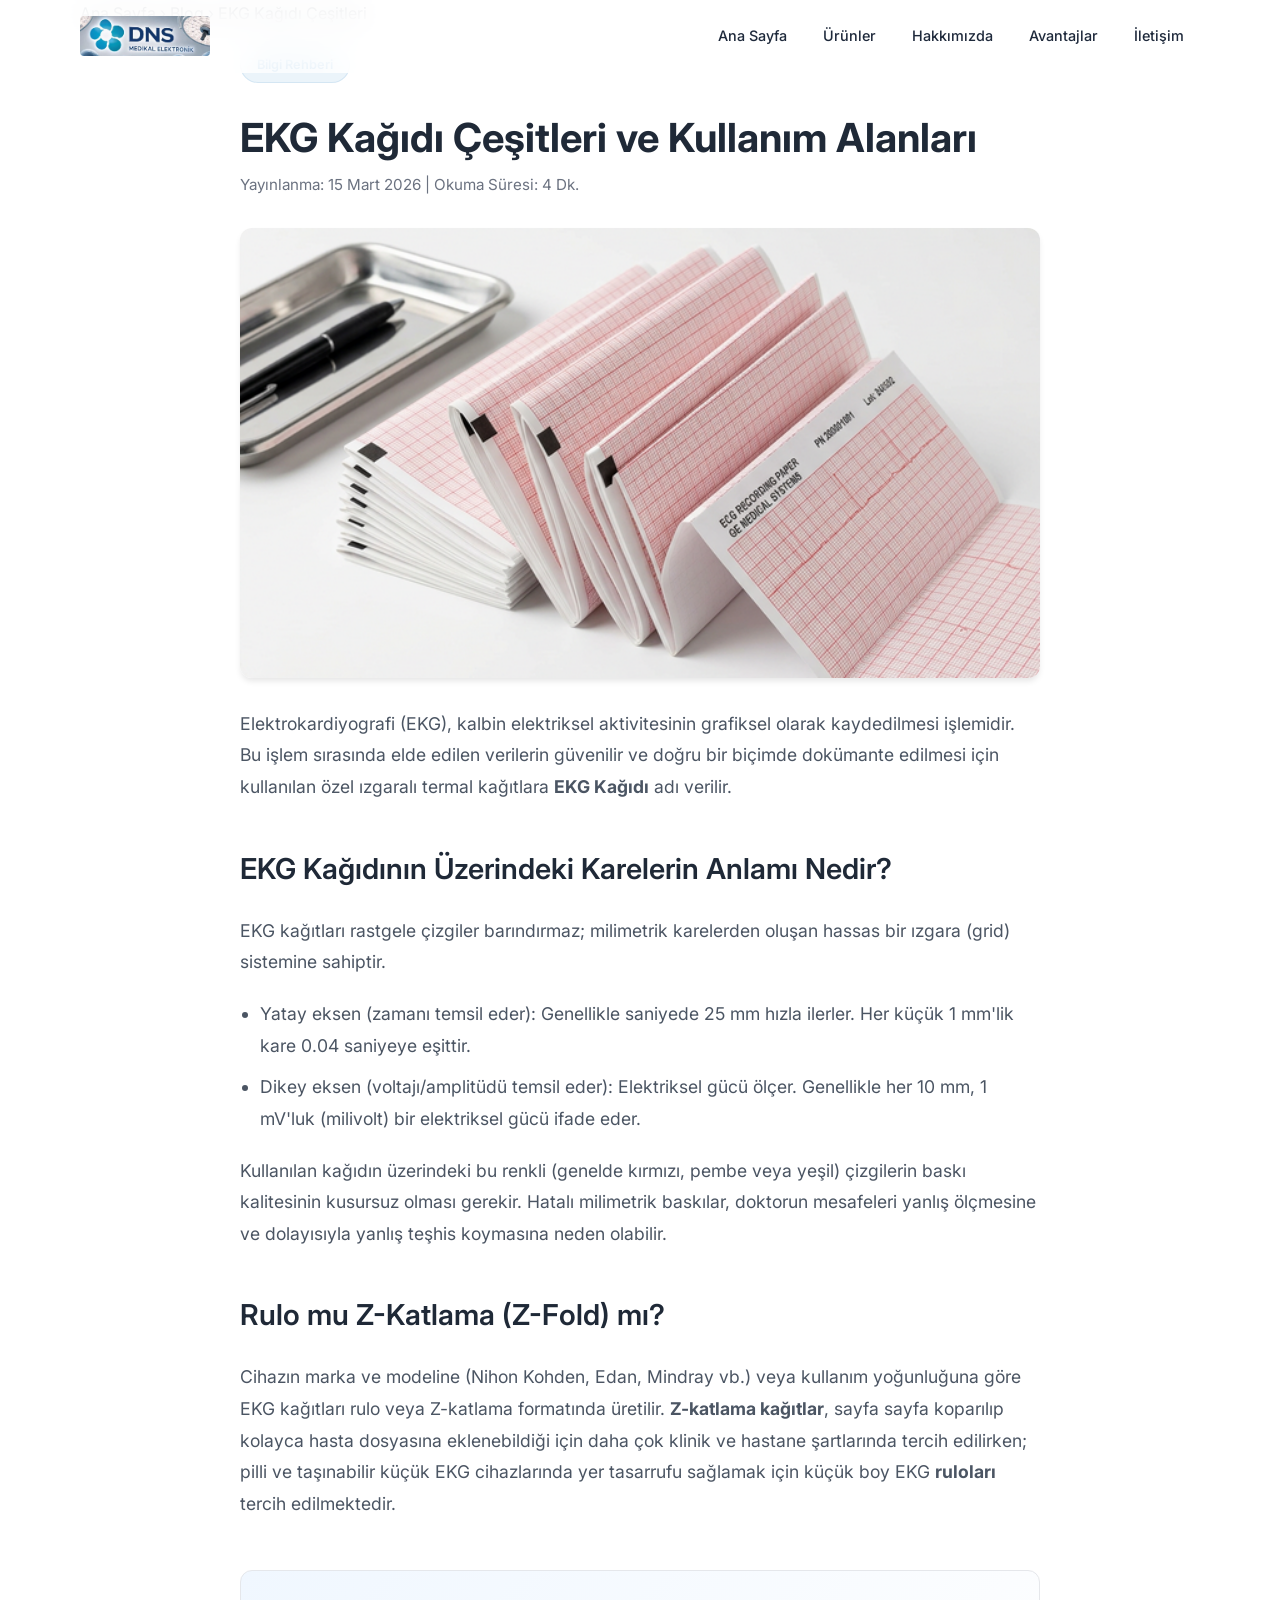
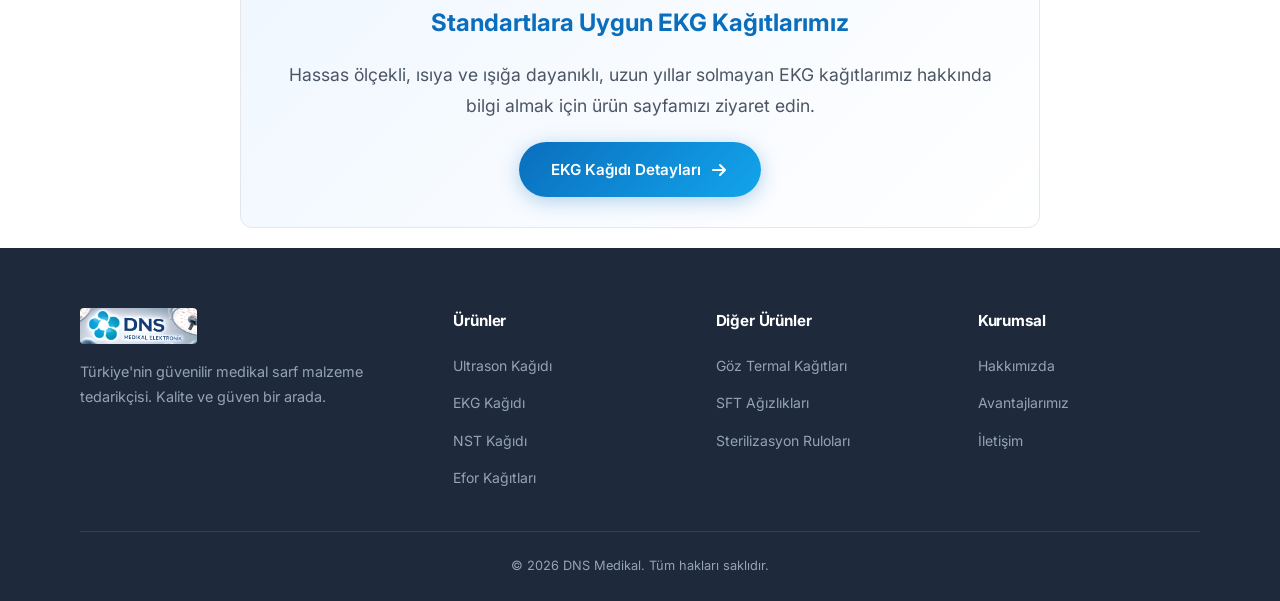
<file: blog/ekg-kagidi.html>
<!DOCTYPE html>
<html lang="tr">

<head>
    <meta charset="UTF-8">
    <meta name="viewport" content="width=device-width, initial-scale=1.0">
    <meta http-equiv="X-UA-Compatible" content="IE=edge">

    <!-- SEO Meta Tags -->
    <title>EKG Kağıdı Çeşitleri ve Kullanım Alanları | DNS Medikal Blog</title>
    <meta name="description"
        content="EKG kağıdı nedir, çeşitleri nelerdir ve EKG çekimlerinde neden ızgaralı yapısı hayati öneme sahiptir? Detaylı EKG kağıdı rehberimizi okuyun.">
    <meta name="keywords"
        content="ekg kağıdı, ekg cihazı kağıdı, ekg rulosu, ekg kağıt çeşitleri, elektrokardiyografi kağıdı">
    <meta name="author" content="DNS Medikal">
    <meta name="robots" content="index, follow">
    <link rel="canonical" href="https://www.dnsmedikal.com/blog/ekg-kagidi.html">

    <!-- Open Graph -->
    <meta property="og:title" content="EKG Kağıdı Çeşitleri ve Kullanım Alanları">
    <meta property="og:description"
        content="EKG kağıdı nedir ve EKG çekimlerindeki hayati önemi. Detaylı EKG kağıdı rehberimizi okuyun.">
    <meta property="og:type" content="article">
    <meta property="og:url" content="https://www.dnsmedikal.com/blog/ekg-kagidi.html">
    <meta property="og:image" content="https://www.dnsmedikal.com/images/ekg_kagidi.png">
    <meta property="og:locale" content="tr_TR">

    <!-- Fonts -->
    <link rel="preconnect" href="https://fonts.googleapis.com">
    <link rel="preconnect" href="https://fonts.gstatic.com" crossorigin>
    <link href="https://fonts.googleapis.com/css2?family=Inter:wght@300;400;500;600;700;800&display=swap"
        rel="stylesheet">

    <!-- Stylesheet -->
    <link rel="stylesheet" href="../style.css">

    <!-- Article Schema -->
    <script type="application/ld+json">
    {
      "@context": "https://schema.org",
      "@type": "Article",
      "headline": "EKG Kağıdı Çeşitleri ve Kullanım Alanları",
      "image": "https://www.dnsmedikal.com/images/ekg_kagidi.png",
      "author": {
        "@type": "Organization",
        "name": "DNS Medikal"
      },
      "publisher": {
        "@type": "Organization",
        "name": "DNS Medikal",
        "logo": {
          "@type": "ImageObject",
          "url": "https://www.dnsmedikal.com/images/logo.jpg"
        }
      },
      "datePublished": "2026-03-15"
    }
    </script>
</head>

<body>

    <!-- Navigation -->
    <header class="navbar" id="navbar">
        <div class="container nav-container">
            <a href="../index.html" class="nav-logo">
                <img src="../images/logo.jpg" alt="DNS Medikal Logo" class="nav-logo-img">
            </a>
            <button class="nav-toggle" id="navToggle" aria-label="Menüyü aç/kapat">
                <span></span>
                <span></span>
                <span></span>
            </button>
            <nav class="nav-menu" id="navMenu">
                <ul class="nav-list">
                    <li><a href="../index.html" class="nav-link">Ana Sayfa</a></li>
                    <li><a href="../index.html#urunler" class="nav-link">Ürünler</a></li>
                    <li><a href="../index.html#hakkimizda" class="nav-link">Hakkımızda</a></li>
                    <li><a href="../index.html#avantajlar" class="nav-link">Avantajlar</a></li>
                    <li><a href="../index.html#iletisim" class="nav-link">İletişim</a></li>
                </ul>
            </nav>
        </div>
    </header>

    <!-- Breadcrumb -->
    <section class="breadcrumb-section">
        <div class="container">
            <nav class="breadcrumb" aria-label="Breadcrumb">
                <a href="../index.html">Ana Sayfa</a>
                <span class="breadcrumb-sep">›</span>
                <span>Blog</span>
                <span class="breadcrumb-sep">›</span>
                <span class="breadcrumb-current">EKG Kağıdı Çeşitleri</span>
            </nav>
        </div>
    </section>

    <!-- Blog Article -->
    <main class="section container">
        <article style="max-width: 800px; margin: 0 auto; padding: 20px 0;">
            <header style="margin-bottom: 30px;">
                <span class="section-badge">Bilgi Rehberi</span>
                <h1 style="font-size: 2.5rem; color: #1f2937; margin: 15px 0 10px; font-weight: 700; line-height: 1.2;">
                    EKG Kağıdı Çeşitleri ve Kullanım Alanları
                </h1>
                <p style="color: #6b7280; font-size: 0.95rem;">Yayınlanma: 15 Mart 2026 | Okuma Süresi: 4 Dk.</p>
            </header>

            <img src="../images/ekg_kagidi.png" alt="EKG Kağıdı" style="width: 100%; max-height: 450px; object-fit: cover; border-radius: 12px; margin-bottom: 30px; box-shadow: 0 4px 6px -1px rgba(0,0,0,0.1);">

            <div style="font-size: 1.1rem; line-height: 1.8; color: #4b5563;">
                <p style="margin-bottom: 20px;">
                    Elektrokardiyografi (EKG), kalbin elektriksel aktivitesinin grafiksel olarak kaydedilmesi işlemidir. Bu işlem sırasında elde edilen verilerin güvenilir ve doğru bir biçimde dokümante edilmesi için kullanılan özel ızgaralı termal kağıtlara <strong>EKG Kağıdı</strong> adı verilir.
                </p>

                <h2 style="color: #1f2937; font-size: 1.8rem; margin: 40px 0 20px; font-weight: 600;">EKG Kağıdının Üzerindeki Karelerin Anlamı Nedir?</h2>
                <p style="margin-bottom: 20px;">
                    EKG kağıtları rastgele çizgiler barındırmaz; milimetrik karelerden oluşan hassas bir ızgara (grid) sistemine sahiptir.
                </p>
                <ul style="margin-bottom: 20px; padding-left: 20px; list-style-type: disc;">
                    <li style="margin-bottom: 10px;">Yatay eksen (zamanı temsil eder): Genellikle saniyede 25 mm hızla ilerler. Her küçük 1 mm'lik kare 0.04 saniyeye eşittir.</li>
                    <li style="margin-bottom: 10px;">Dikey eksen (voltajı/amplitüdü temsil eder): Elektriksel gücü ölçer. Genellikle her 10 mm, 1 mV'luk (milivolt) bir elektriksel gücü ifade eder.</li>
                </ul>
                <p style="margin-bottom: 20px;">
                    Kullanılan kağıdın üzerindeki bu renkli (genelde kırmızı, pembe veya yeşil) çizgilerin baskı kalitesinin kusursuz olması gerekir. Hatalı milimetrik baskılar, doktorun mesafeleri yanlış ölçmesine ve dolayısıyla yanlış teşhis koymasına neden olabilir.
                </p>

                <h2 style="color: #1f2937; font-size: 1.8rem; margin: 40px 0 20px; font-weight: 600;">Rulo mu Z-Katlama (Z-Fold) mı?</h2>
                <p style="margin-bottom: 20px;">
                    Cihazın marka ve modeline (Nihon Kohden, Edan, Mindray vb.) veya kullanım yoğunluğuna göre EKG kağıtları rulo veya Z-katlama formatında üretilir. 
                    <strong>Z-katlama kağıtlar</strong>, sayfa sayfa koparılıp kolayca hasta dosyasına eklenebildiği için daha çok klinik ve hastane şartlarında tercih edilirken; pilli ve taşınabilir küçük EKG cihazlarında yer tasarrufu sağlamak için küçük boy EKG <strong>ruloları</strong> tercih edilmektedir.
                </p>

                <div style="margin-top: 50px; padding: 30px; background: linear-gradient(135deg, #f0f7ff 0%, #ffffff 100%); border: 1px solid #e5e7eb; border-radius: 12px; text-align: center;">
                    <h3 style="color: #0A6EBD; font-size: 1.5rem; margin-bottom: 15px;">Standartlara Uygun EKG Kağıtlarımız</h3>
                    <p style="margin-bottom: 20px; color: #4b5563;">Hassas ölçekli, ısıya ve ışığa dayanıklı, uzun yıllar solmayan EKG kağıtlarımız hakkında bilgi almak için ürün sayfamızı ziyaret edin.</p>
                    <a href="../products/ekg-kagidi.html" class="btn btn-primary" style="display: inline-flex; align-items: center; justify-content: center; gap: 8px;">
                        EKG Kağıdı Detayları
                        <svg width="20" height="20" viewBox="0 0 20 20" fill="none">
                            <path d="M4 10H16M16 10L11 5M16 10L11 15" stroke="currentColor" stroke-width="2" stroke-linecap="round" stroke-linejoin="round" />
                        </svg>
                    </a>
                </div>
            </div>
        </article>
    </main>

    <!-- Footer -->
    <footer class="footer">
        <div class="container">
            <div class="footer-grid">
                <div class="footer-brand">
                    <a href="../index.html" class="nav-logo footer-logo">
                        <img src="../images/logo.jpg" alt="DNS Medikal Logo" class="footer-logo-img">
                    </a>
                    <p class="footer-desc">Türkiye'nin güvenilir medikal sarf malzeme tedarikçisi. Kalite ve güven bir arada.</p>
                </div>

                <div class="footer-links">
                    <h4 class="footer-heading">Ürünler</h4>
                    <ul>
                        <li><a href="../products/ultrason-kagidi.html">Ultrason Kağıdı</a></li>
                        <li><a href="../products/ekg-kagidi.html">EKG Kağıdı</a></li>
                        <li><a href="../products/nst-kagidi.html">NST Kağıdı</a></li>
                        <li><a href="../products/efor-kagidi.html">Efor Kağıtları</a></li>
                    </ul>
                </div>

                <div class="footer-links">
                    <h4 class="footer-heading">Diğer Ürünler</h4>
                    <ul>
                        <li><a href="../products/goz-termal-kagidi.html">Göz Termal Kağıtları</a></li>
                        <li><a href="../products/sft-agizliklari.html">SFT Ağızlıkları</a></li>
                        <li><a href="../products/sterilizasyon-rulolari.html">Sterilizasyon Ruloları</a></li>
                    </ul>
                </div>

                <div class="footer-links">
                    <h4 class="footer-heading">Kurumsal</h4>
                    <ul>
                        <li><a href="../index.html#hakkimizda">Hakkımızda</a></li>
                        <li><a href="../index.html#avantajlar">Avantajlarımız</a></li>
                        <li><a href="../index.html#iletisim">İletişim</a></li>
                    </ul>
                </div>
            </div>

            <div class="footer-bottom">
                <p>&copy; 2026 DNS Medikal. Tüm hakları saklıdır.</p>
            </div>
        </div>
    </footer>

    <!-- Back to Top -->
    <button class="back-to-top" id="backToTop" aria-label="Yukarı çık">
        <svg width="20" height="20" viewBox="0 0 20 20" fill="none">
            <path d="M10 16V4M10 4L5 9M10 4L15 9" stroke="currentColor" stroke-width="2" stroke-linecap="round" stroke-linejoin="round" />
        </svg>
    </button>

    <script src="../script.js"></script>
</body>
</html>
</file>
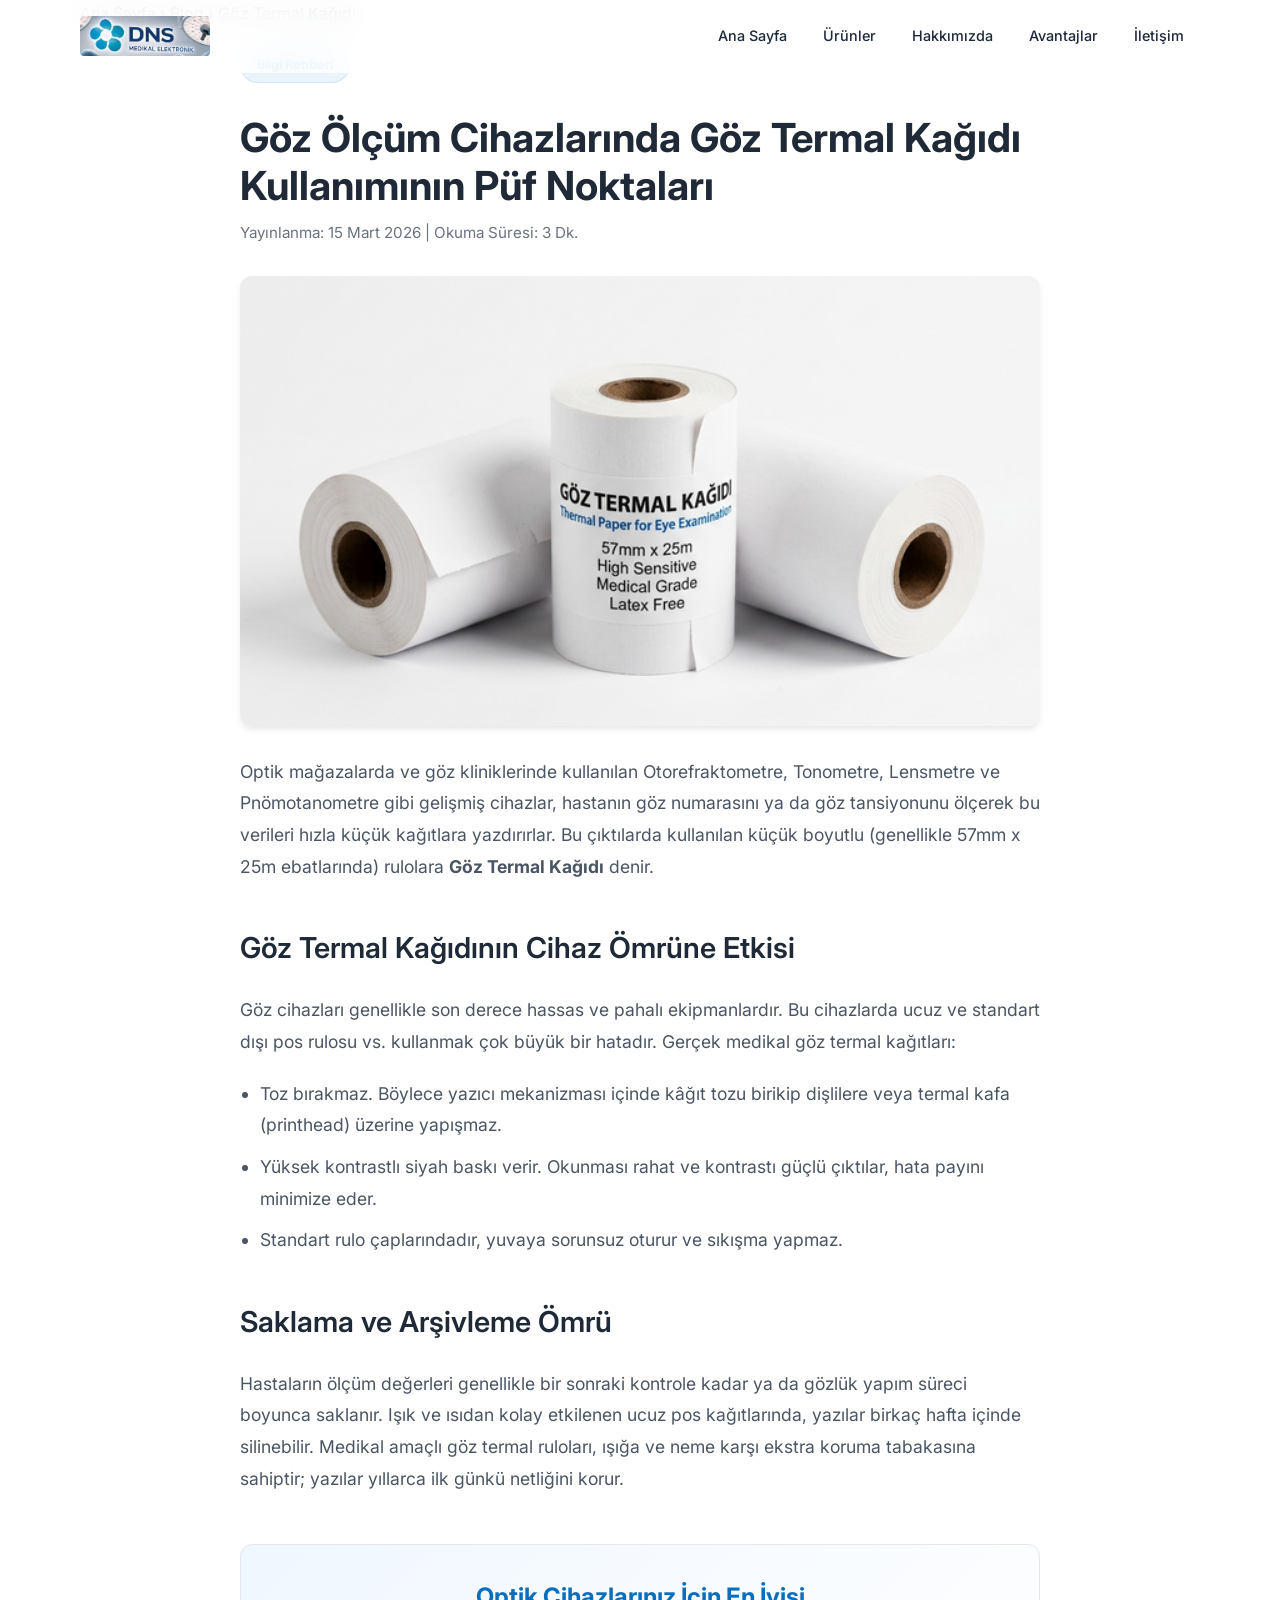
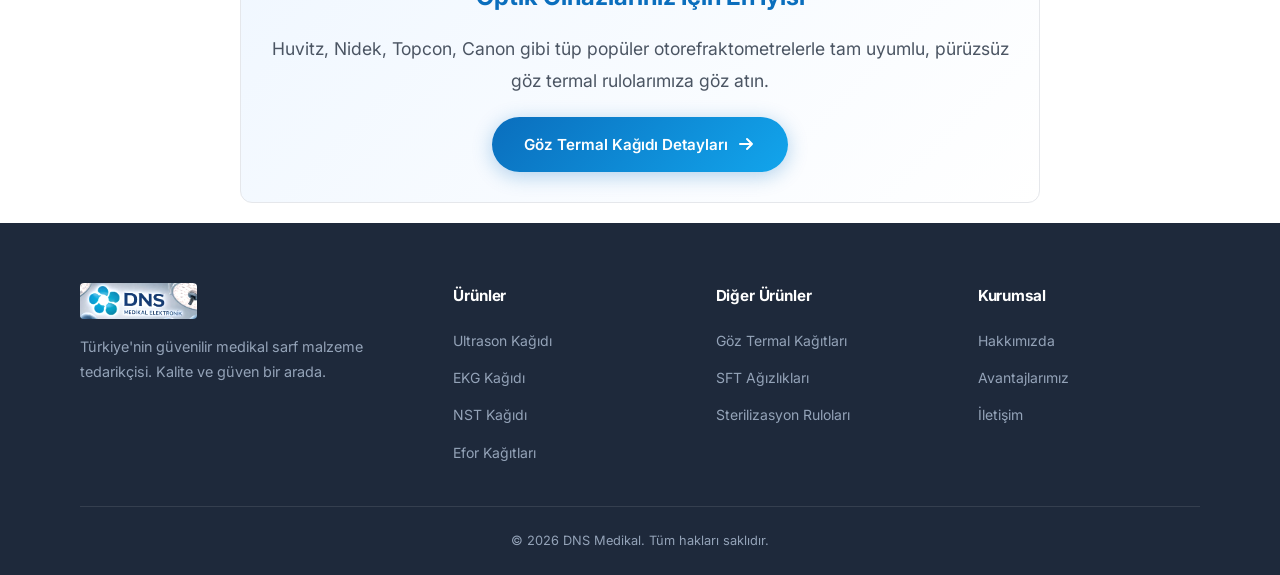
<file: blog/goz-termal-kagidi.html>
<!DOCTYPE html>
<html lang="tr">

<head>
    <meta charset="UTF-8">
    <meta name="viewport" content="width=device-width, initial-scale=1.0">
    <meta http-equiv="X-UA-Compatible" content="IE=edge">

    <!-- SEO Meta Tags -->
    <title>Göz Termal Kağıdı Hakkında Bilmeniz Gerekenler | DNS Medikal Blog</title>
    <meta name="description"
        content="Göz ölçüm cihazları (Otorefraktometre, Tonometre vb.) için kullanılan termal kağıtların önemini ve özelliklerini keşfedin.">
    <meta name="keywords"
        content="göz termal kağıdı, otorefraktometre kağıdı, tonometre kağıdı, göz ölçüm kağıdı, gözlükçü kağıdı">
    <meta name="author" content="DNS Medikal">
    <meta name="robots" content="index, follow">
    <link rel="canonical" href="https://www.dnsmedikal.com/blog/goz-termal-kagidi.html">

    <!-- Open Graph -->
    <meta property="og:title" content="Göz Termal Kağıdı Hakkında Bilmeniz Gerekenler">
    <meta property="og:description"
        content="Göz ölçüm cihazları için kullanılan termal kağıtların önemi ve kalite standartları.">
    <meta property="og:type" content="article">
    <meta property="og:url" content="https://www.dnsmedikal.com/blog/goz-termal-kagidi.html">
    <meta property="og:image" content="https://www.dnsmedikal.com/images/goz_termal_kagitlari.png">
    <meta property="og:locale" content="tr_TR">

    <!-- Fonts -->
    <link rel="preconnect" href="https://fonts.googleapis.com">
    <link rel="preconnect" href="https://fonts.gstatic.com" crossorigin>
    <link href="https://fonts.googleapis.com/css2?family=Inter:wght@300;400;500;600;700;800&display=swap"
        rel="stylesheet">

    <!-- Stylesheet -->
    <link rel="stylesheet" href="../style.css">

    <!-- Article Schema -->
    <script type="application/ld+json">
    {
      "@context": "https://schema.org",
      "@type": "Article",
      "headline": "Göz Termal Kağıdı Hakkında Bilmeniz Gerekenler",
      "image": "https://www.dnsmedikal.com/images/goz_termal_kagitlari.png",
      "author": {
        "@type": "Organization",
        "name": "DNS Medikal"
      },
      "publisher": {
        "@type": "Organization",
        "name": "DNS Medikal",
        "logo": {
          "@type": "ImageObject",
          "url": "https://www.dnsmedikal.com/images/logo.jpg"
        }
      },
      "datePublished": "2026-03-15"
    }
    </script>
</head>

<body>

    <!-- Navigation -->
    <header class="navbar" id="navbar">
        <div class="container nav-container">
            <a href="../index.html" class="nav-logo">
                <img src="../images/logo.jpg" alt="DNS Medikal Logo" class="nav-logo-img">
            </a>
            <button class="nav-toggle" id="navToggle" aria-label="Menüyü aç/kapat">
                <span></span>
                <span></span>
                <span></span>
            </button>
            <nav class="nav-menu" id="navMenu">
                <ul class="nav-list">
                    <li><a href="../index.html" class="nav-link">Ana Sayfa</a></li>
                    <li><a href="../index.html#urunler" class="nav-link">Ürünler</a></li>
                    <li><a href="../index.html#hakkimizda" class="nav-link">Hakkımızda</a></li>
                    <li><a href="../index.html#avantajlar" class="nav-link">Avantajlar</a></li>
                    <li><a href="../index.html#iletisim" class="nav-link">İletişim</a></li>
                </ul>
            </nav>
        </div>
    </header>

    <!-- Breadcrumb -->
    <section class="breadcrumb-section">
        <div class="container">
            <nav class="breadcrumb" aria-label="Breadcrumb">
                <a href="../index.html">Ana Sayfa</a>
                <span class="breadcrumb-sep">›</span>
                <span>Blog</span>
                <span class="breadcrumb-sep">›</span>
                <span class="breadcrumb-current">Göz Termal Kağıdı</span>
            </nav>
        </div>
    </section>

    <!-- Blog Article -->
    <main class="section container">
        <article style="max-width: 800px; margin: 0 auto; padding: 20px 0;">
            <header style="margin-bottom: 30px;">
                <span class="section-badge">Bilgi Rehberi</span>
                <h1 style="font-size: 2.5rem; color: #1f2937; margin: 15px 0 10px; font-weight: 700; line-height: 1.2;">
                    Göz Ölçüm Cihazlarında Göz Termal Kağıdı Kullanımının Püf Noktaları
                </h1>
                <p style="color: #6b7280; font-size: 0.95rem;">Yayınlanma: 15 Mart 2026 | Okuma Süresi: 3 Dk.</p>
            </header>

            <img src="../images/goz_termal_kagitlari.png" alt="Göz Termal Kağıdı" style="width: 100%; max-height: 450px; object-fit: cover; border-radius: 12px; margin-bottom: 30px; box-shadow: 0 4px 6px -1px rgba(0,0,0,0.1);">

            <div style="font-size: 1.1rem; line-height: 1.8; color: #4b5563;">
                <p style="margin-bottom: 20px;">
                    Optik mağazalarda ve göz kliniklerinde kullanılan Otorefraktometre, Tonometre, Lensmetre ve Pnömotanometre gibi gelişmiş cihazlar, hastanın göz numarasını ya da göz tansiyonunu ölçerek bu verileri hızla küçük kağıtlara yazdırırlar. Bu çıktılarda kullanılan küçük boyutlu (genellikle 57mm x 25m ebatlarında) rulolara <strong>Göz Termal Kağıdı</strong> denir.
                </p>

                <h2 style="color: #1f2937; font-size: 1.8rem; margin: 40px 0 20px; font-weight: 600;">Göz Termal Kağıdının Cihaz Ömrüne Etkisi</h2>
                <p style="margin-bottom: 20px;">
                    Göz cihazları genellikle son derece hassas ve pahalı ekipmanlardır. Bu cihazlarda ucuz ve standart dışı pos rulosu vs. kullanmak çok büyük bir hatadır. Gerçek medikal göz termal kağıtları:
                </p>
                <ul style="margin-bottom: 20px; padding-left: 20px; list-style-type: disc;">
                    <li style="margin-bottom: 10px;">Toz bırakmaz. Böylece yazıcı mekanizması içinde kâğıt tozu birikip dişlilere veya termal kafa (printhead) üzerine yapışmaz.</li>
                    <li style="margin-bottom: 10px;">Yüksek kontrastlı siyah baskı verir. Okunması rahat ve kontrastı güçlü çıktılar, hata payını minimize eder.</li>
                    <li style="margin-bottom: 10px;">Standart rulo çaplarındadır, yuvaya sorunsuz oturur ve sıkışma yapmaz.</li>
                </ul>

                <h2 style="color: #1f2937; font-size: 1.8rem; margin: 40px 0 20px; font-weight: 600;">Saklama ve Arşivleme Ömrü</h2>
                <p style="margin-bottom: 20px;">
                    Hastaların ölçüm değerleri genellikle bir sonraki kontrole kadar ya da gözlük yapım süreci boyunca saklanır. Işık ve ısıdan kolay etkilenen ucuz pos kağıtlarında, yazılar birkaç hafta içinde silinebilir. Medikal amaçlı göz termal ruloları, ışığa ve neme karşı ekstra koruma tabakasına sahiptir; yazılar yıllarca ilk günkü netliğini korur.
                </p>

                <div style="margin-top: 50px; padding: 30px; background: linear-gradient(135deg, #f0f7ff 0%, #ffffff 100%); border: 1px solid #e5e7eb; border-radius: 12px; text-align: center;">
                    <h3 style="color: #0A6EBD; font-size: 1.5rem; margin-bottom: 15px;">Optik Cihazlarınız İçin En İyisi</h3>
                    <p style="margin-bottom: 20px; color: #4b5563;">Huvitz, Nidek, Topcon, Canon gibi tüp popüler otorefraktometrelerle tam uyumlu, pürüzsüz göz termal rulolarımıza göz atın.</p>
                    <a href="../products/goz-termal-kagidi.html" class="btn btn-primary" style="display: inline-flex; align-items: center; justify-content: center; gap: 8px;">
                        Göz Termal Kağıdı Detayları
                        <svg width="20" height="20" viewBox="0 0 20 20" fill="none">
                            <path d="M4 10H16M16 10L11 5M16 10L11 15" stroke="currentColor" stroke-width="2" stroke-linecap="round" stroke-linejoin="round" />
                        </svg>
                    </a>
                </div>
            </div>
        </article>
    </main>

    <!-- Footer -->
    <footer class="footer">
        <div class="container">
            <div class="footer-grid">
                <div class="footer-brand">
                    <a href="../index.html" class="nav-logo footer-logo">
                        <img src="../images/logo.jpg" alt="DNS Medikal Logo" class="footer-logo-img">
                    </a>
                    <p class="footer-desc">Türkiye'nin güvenilir medikal sarf malzeme tedarikçisi. Kalite ve güven bir arada.</p>
                </div>

                <div class="footer-links">
                    <h4 class="footer-heading">Ürünler</h4>
                    <ul>
                        <li><a href="../products/ultrason-kagidi.html">Ultrason Kağıdı</a></li>
                        <li><a href="../products/ekg-kagidi.html">EKG Kağıdı</a></li>
                        <li><a href="../products/nst-kagidi.html">NST Kağıdı</a></li>
                        <li><a href="../products/efor-kagidi.html">Efor Kağıtları</a></li>
                    </ul>
                </div>

                <div class="footer-links">
                    <h4 class="footer-heading">Diğer Ürünler</h4>
                    <ul>
                        <li><a href="../products/goz-termal-kagidi.html">Göz Termal Kağıtları</a></li>
                        <li><a href="../products/sft-agizliklari.html">SFT Ağızlıkları</a></li>
                        <li><a href="../products/sterilizasyon-rulolari.html">Sterilizasyon Ruloları</a></li>
                    </ul>
                </div>

                <div class="footer-links">
                    <h4 class="footer-heading">Kurumsal</h4>
                    <ul>
                        <li><a href="../index.html#hakkimizda">Hakkımızda</a></li>
                        <li><a href="../index.html#avantajlar">Avantajlarımız</a></li>
                        <li><a href="../index.html#iletisim">İletişim</a></li>
                    </ul>
                </div>
            </div>

            <div class="footer-bottom">
                <p>&copy; 2026 DNS Medikal. Tüm hakları saklıdır.</p>
            </div>
        </div>
    </footer>

    <!-- Back to Top -->
    <button class="back-to-top" id="backToTop" aria-label="Yukarı çık">
        <svg width="20" height="20" viewBox="0 0 20 20" fill="none">
            <path d="M10 16V4M10 4L5 9M10 4L15 9" stroke="currentColor" stroke-width="2" stroke-linecap="round" stroke-linejoin="round" />
        </svg>
    </button>

    <script src="../script.js"></script>
</body>
</html>
</file>
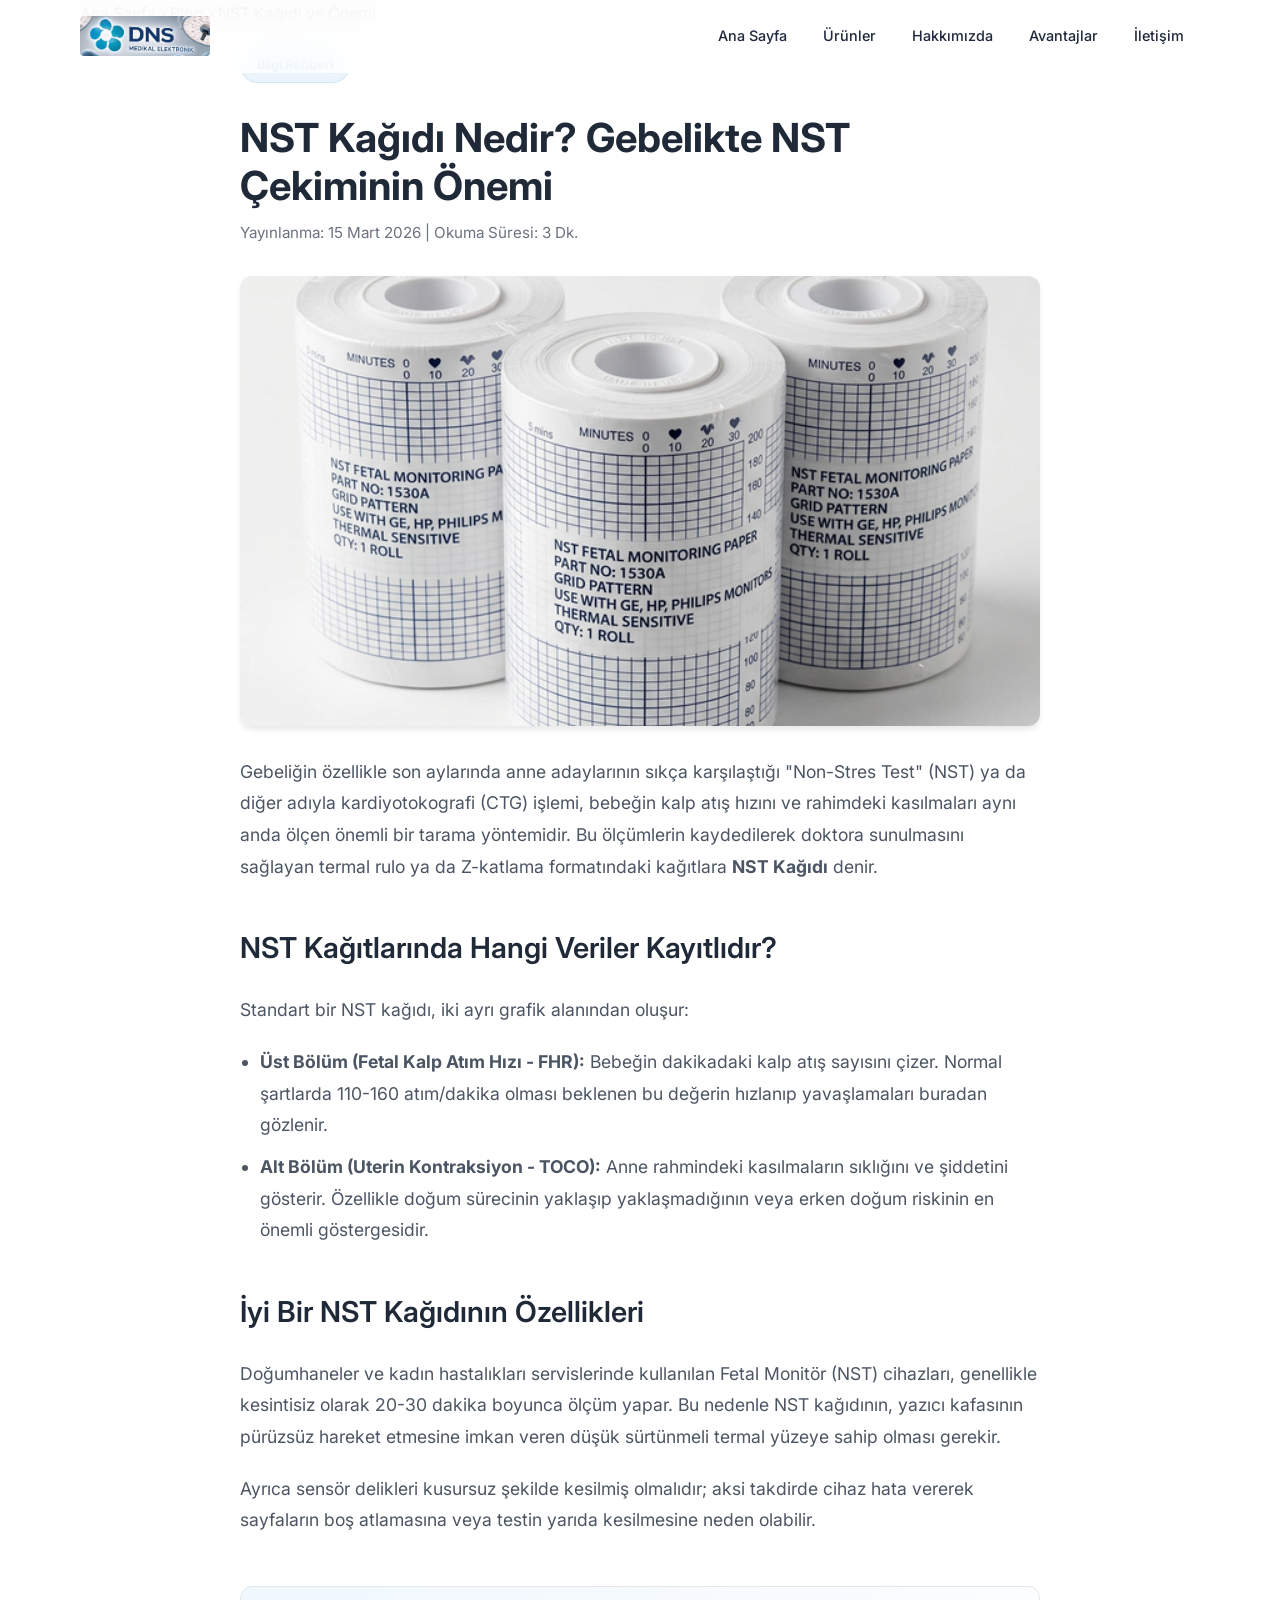
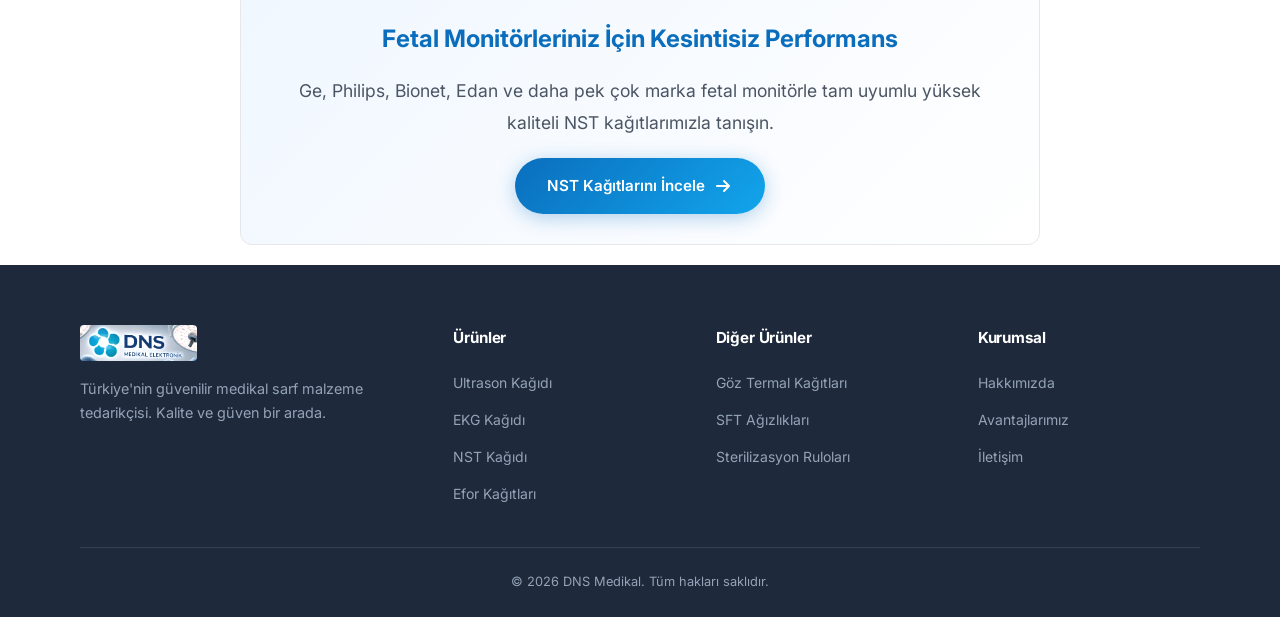
<file: blog/nst-kagidi.html>
<!DOCTYPE html>
<html lang="tr">

<head>
    <meta charset="UTF-8">
    <meta name="viewport" content="width=device-width, initial-scale=1.0">
    <meta http-equiv="X-UA-Compatible" content="IE=edge">

    <!-- SEO Meta Tags -->
    <title>NST Kağıdı Nedir? Gebelikte NST Çekiminin Önemi | DNS Medikal Blog</title>
    <meta name="description"
        content="NST (Non-Stres Test) kağıdı nedir, gebelikte cihazlarından alınan bu çıktılar ne işe yarar? Tüm detaylarıyla NST kağıdı özellikleri.">
    <meta name="keywords"
        content="nst kağıdı, non stres test kağıdı, ctg kağıdı, fetal monitör kağıdı, gebe test kağıdı">
    <meta name="author" content="DNS Medikal">
    <meta name="robots" content="index, follow">
    <link rel="canonical" href="https://www.dnsmedikal.com/blog/nst-kagidi.html">

    <!-- Open Graph -->
    <meta property="og:title" content="NST Kağıdı Nedir? Gebelikte NST Çekiminin Önemi">
    <meta property="og:description"
        content="NST kağıdı nedir ve gebelik takibindeki yeri. Tüm detaylarıyla NST kağıdı özellikleri ve fetal monitör kağıtları.">
    <meta property="og:type" content="article">
    <meta property="og:url" content="https://www.dnsmedikal.com/blog/nst-kagidi.html">
    <meta property="og:image" content="https://www.dnsmedikal.com/images/nst_kagidi.png">
    <meta property="og:locale" content="tr_TR">

    <!-- Fonts -->
    <link rel="preconnect" href="https://fonts.googleapis.com">
    <link rel="preconnect" href="https://fonts.gstatic.com" crossorigin>
    <link href="https://fonts.googleapis.com/css2?family=Inter:wght@300;400;500;600;700;800&display=swap"
        rel="stylesheet">

    <!-- Stylesheet -->
    <link rel="stylesheet" href="../style.css">

    <!-- Article Schema -->
    <script type="application/ld+json">
    {
      "@context": "https://schema.org",
      "@type": "Article",
      "headline": "NST Kağıdı Nedir? Gebelikte NST Çekiminin Önemi",
      "image": "https://www.dnsmedikal.com/images/nst_kagidi.png",
      "author": {
        "@type": "Organization",
        "name": "DNS Medikal"
      },
      "publisher": {
        "@type": "Organization",
        "name": "DNS Medikal",
        "logo": {
          "@type": "ImageObject",
          "url": "https://www.dnsmedikal.com/images/logo.jpg"
        }
      },
      "datePublished": "2026-03-15"
    }
    </script>
</head>

<body>

    <!-- Navigation -->
    <header class="navbar" id="navbar">
        <div class="container nav-container">
            <a href="../index.html" class="nav-logo">
                <img src="../images/logo.jpg" alt="DNS Medikal Logo" class="nav-logo-img">
            </a>
            <button class="nav-toggle" id="navToggle" aria-label="Menüyü aç/kapat">
                <span></span>
                <span></span>
                <span></span>
            </button>
            <nav class="nav-menu" id="navMenu">
                <ul class="nav-list">
                    <li><a href="../index.html" class="nav-link">Ana Sayfa</a></li>
                    <li><a href="../index.html#urunler" class="nav-link">Ürünler</a></li>
                    <li><a href="../index.html#hakkimizda" class="nav-link">Hakkımızda</a></li>
                    <li><a href="../index.html#avantajlar" class="nav-link">Avantajlar</a></li>
                    <li><a href="../index.html#iletisim" class="nav-link">İletişim</a></li>
                </ul>
            </nav>
        </div>
    </header>

    <!-- Breadcrumb -->
    <section class="breadcrumb-section">
        <div class="container">
            <nav class="breadcrumb" aria-label="Breadcrumb">
                <a href="../index.html">Ana Sayfa</a>
                <span class="breadcrumb-sep">›</span>
                <span>Blog</span>
                <span class="breadcrumb-sep">›</span>
                <span class="breadcrumb-current">NST Kağıdı ve Önemi</span>
            </nav>
        </div>
    </section>

    <!-- Blog Article -->
    <main class="section container">
        <article style="max-width: 800px; margin: 0 auto; padding: 20px 0;">
            <header style="margin-bottom: 30px;">
                <span class="section-badge">Bilgi Rehberi</span>
                <h1 style="font-size: 2.5rem; color: #1f2937; margin: 15px 0 10px; font-weight: 700; line-height: 1.2;">
                    NST Kağıdı Nedir? Gebelikte NST Çekiminin Önemi
                </h1>
                <p style="color: #6b7280; font-size: 0.95rem;">Yayınlanma: 15 Mart 2026 | Okuma Süresi: 3 Dk.</p>
            </header>

            <img src="../images/nst_kagidi.png" alt="NST Kağıdı" style="width: 100%; max-height: 450px; object-fit: cover; border-radius: 12px; margin-bottom: 30px; box-shadow: 0 4px 6px -1px rgba(0,0,0,0.1);">

            <div style="font-size: 1.1rem; line-height: 1.8; color: #4b5563;">
                <p style="margin-bottom: 20px;">
                    Gebeliğin özellikle son aylarında anne adaylarının sıkça karşılaştığı "Non-Stres Test" (NST) ya da diğer adıyla kardiyotokografi (CTG) işlemi, bebeğin kalp atış hızını ve rahimdeki kasılmaları aynı anda ölçen önemli bir tarama yöntemidir. Bu ölçümlerin kaydedilerek doktora sunulmasını sağlayan termal rulo ya da Z-katlama formatındaki kağıtlara <strong>NST Kağıdı</strong> denir.
                </p>

                <h2 style="color: #1f2937; font-size: 1.8rem; margin: 40px 0 20px; font-weight: 600;">NST Kağıtlarında Hangi Veriler Kayıtlıdır?</h2>
                <p style="margin-bottom: 20px;">
                    Standart bir NST kağıdı, iki ayrı grafik alanından oluşur:
                </p>
                <ul style="margin-bottom: 20px; padding-left: 20px; list-style-type: disc;">
                    <li style="margin-bottom: 10px;"><strong>Üst Bölüm (Fetal Kalp Atım Hızı - FHR):</strong> Bebeğin dakikadaki kalp atış sayısını çizer. Normal şartlarda 110-160 atım/dakika olması beklenen bu değerin hızlanıp yavaşlamaları buradan gözlenir.</li>
                    <li style="margin-bottom: 10px;"><strong>Alt Bölüm (Uterin Kontraksiyon - TOCO):</strong> Anne rahmindeki kasılmaların sıklığını ve şiddetini gösterir. Özellikle doğum sürecinin yaklaşıp yaklaşmadığının veya erken doğum riskinin en önemli göstergesidir.</li>
                </ul>

                <h2 style="color: #1f2937; font-size: 1.8rem; margin: 40px 0 20px; font-weight: 600;">İyi Bir NST Kağıdının Özellikleri</h2>
                <p style="margin-bottom: 20px;">
                    Doğumhaneler ve kadın hastalıkları servislerinde kullanılan Fetal Monitör (NST) cihazları, genellikle kesintisiz olarak 20-30 dakika boyunca ölçüm yapar. Bu nedenle NST kağıdının, yazıcı kafasının pürüzsüz hareket etmesine imkan veren düşük sürtünmeli termal yüzeye sahip olması gerekir.
                </p>
                <p style="margin-bottom: 20px;">
                    Ayrıca sensör delikleri kusursuz şekilde kesilmiş olmalıdır; aksi takdirde cihaz hata vererek sayfaların boş atlamasına veya testin yarıda kesilmesine neden olabilir.
                </p>

                <div style="margin-top: 50px; padding: 30px; background: linear-gradient(135deg, #f0f7ff 0%, #ffffff 100%); border: 1px solid #e5e7eb; border-radius: 12px; text-align: center;">
                    <h3 style="color: #0A6EBD; font-size: 1.5rem; margin-bottom: 15px;">Fetal Monitörleriniz İçin Kesintisiz Performans</h3>
                    <p style="margin-bottom: 20px; color: #4b5563;">Ge, Philips, Bionet, Edan ve daha pek çok marka fetal monitörle tam uyumlu yüksek kaliteli NST kağıtlarımızla tanışın.</p>
                    <a href="../products/nst-kagidi.html" class="btn btn-primary" style="display: inline-flex; align-items: center; justify-content: center; gap: 8px;">
                        NST Kağıtlarını İncele
                        <svg width="20" height="20" viewBox="0 0 20 20" fill="none">
                            <path d="M4 10H16M16 10L11 5M16 10L11 15" stroke="currentColor" stroke-width="2" stroke-linecap="round" stroke-linejoin="round" />
                        </svg>
                    </a>
                </div>
            </div>
        </article>
    </main>

    <!-- Footer -->
    <footer class="footer">
        <div class="container">
            <div class="footer-grid">
                <div class="footer-brand">
                    <a href="../index.html" class="nav-logo footer-logo">
                        <img src="../images/logo.jpg" alt="DNS Medikal Logo" class="footer-logo-img">
                    </a>
                    <p class="footer-desc">Türkiye'nin güvenilir medikal sarf malzeme tedarikçisi. Kalite ve güven bir arada.</p>
                </div>

                <div class="footer-links">
                    <h4 class="footer-heading">Ürünler</h4>
                    <ul>
                        <li><a href="../products/ultrason-kagidi.html">Ultrason Kağıdı</a></li>
                        <li><a href="../products/ekg-kagidi.html">EKG Kağıdı</a></li>
                        <li><a href="../products/nst-kagidi.html">NST Kağıdı</a></li>
                        <li><a href="../products/efor-kagidi.html">Efor Kağıtları</a></li>
                    </ul>
                </div>

                <div class="footer-links">
                    <h4 class="footer-heading">Diğer Ürünler</h4>
                    <ul>
                        <li><a href="../products/goz-termal-kagidi.html">Göz Termal Kağıtları</a></li>
                        <li><a href="../products/sft-agizliklari.html">SFT Ağızlıkları</a></li>
                        <li><a href="../products/sterilizasyon-rulolari.html">Sterilizasyon Ruloları</a></li>
                    </ul>
                </div>

                <div class="footer-links">
                    <h4 class="footer-heading">Kurumsal</h4>
                    <ul>
                        <li><a href="../index.html#hakkimizda">Hakkımızda</a></li>
                        <li><a href="../index.html#avantajlar">Avantajlarımız</a></li>
                        <li><a href="../index.html#iletisim">İletişim</a></li>
                    </ul>
                </div>
            </div>

            <div class="footer-bottom">
                <p>&copy; 2026 DNS Medikal. Tüm hakları saklıdır.</p>
            </div>
        </div>
    </footer>

    <!-- Back to Top -->
    <button class="back-to-top" id="backToTop" aria-label="Yukarı çık">
        <svg width="20" height="20" viewBox="0 0 20 20" fill="none">
            <path d="M10 16V4M10 4L5 9M10 4L15 9" stroke="currentColor" stroke-width="2" stroke-linecap="round" stroke-linejoin="round" />
        </svg>
    </button>

    <script src="../script.js"></script>
</body>
</html>
</file>
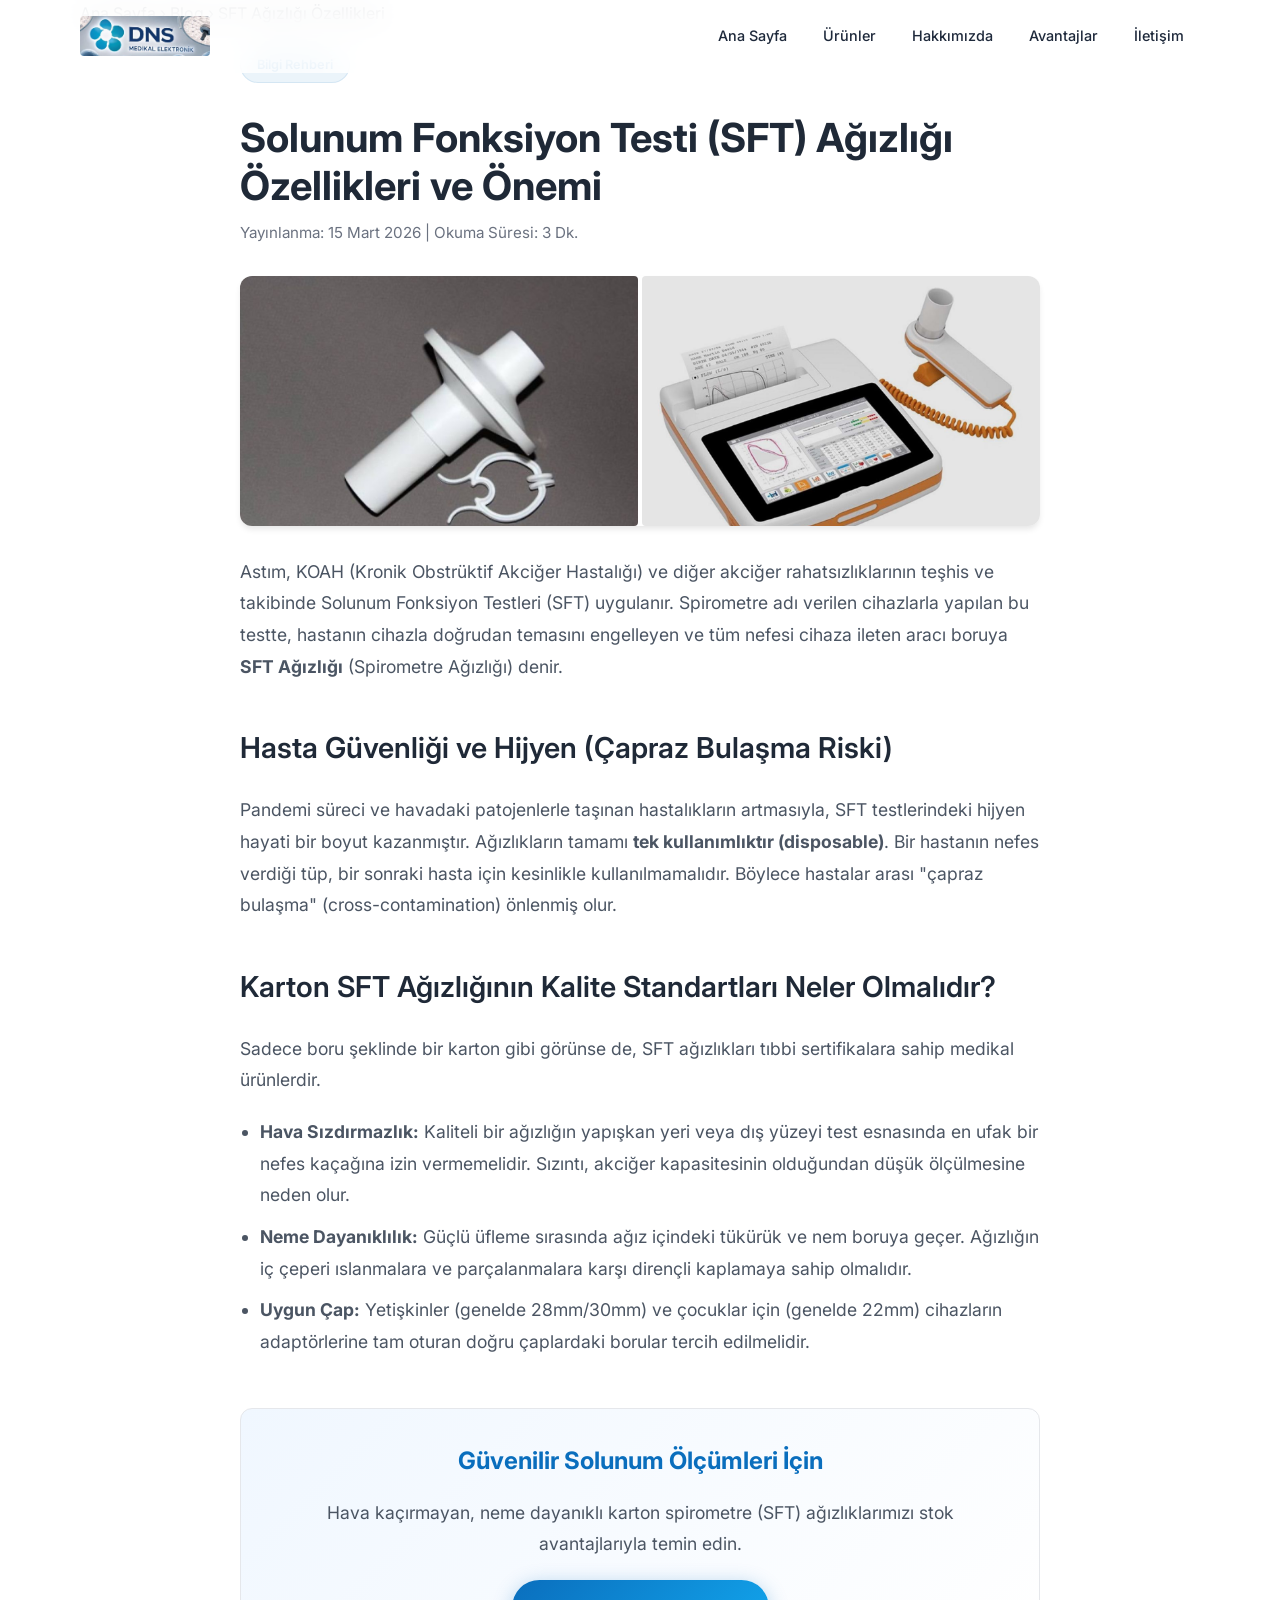
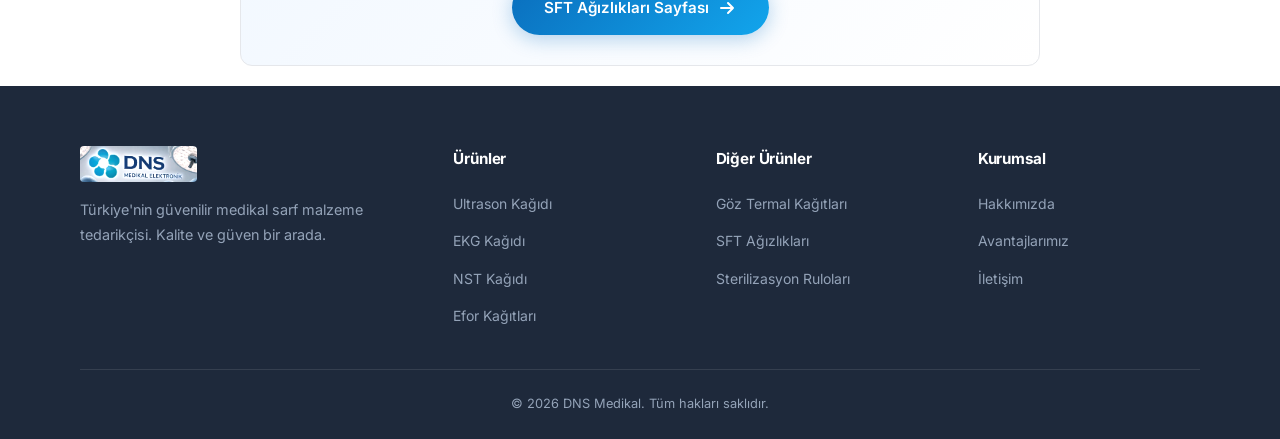
<file: blog/sft-agizliklari.html>
<!DOCTYPE html>
<html lang="tr">

<head>
    <meta charset="UTF-8">
    <meta name="viewport" content="width=device-width, initial-scale=1.0">
    <meta http-equiv="X-UA-Compatible" content="IE=edge">

    <!-- SEO Meta Tags -->
    <title>Solunum Fonksiyon Testi (SFT) Ağızlığı Özellikleri | DNS Medikal Blog</title>
    <meta name="description"
        content="SFT testlerinde kullanılan tek kullanımlık karton ağızlıkların önemi, hijyenik yapısı ve doğru ölçümdeki rolü nedir?">
    <meta name="keywords"
        content="sft ağızlığı, solunum cihazı ağızlığı, spirometre ağızlığı, karton ağızlık, tek kullanımlık ağızlık">
    <meta name="author" content="DNS Medikal">
    <meta name="robots" content="index, follow">
    <link rel="canonical" href="https://www.dnsmedikal.com/blog/sft-agizliklari.html">

    <!-- Open Graph -->
    <meta property="og:title" content="Solunum Fonksiyon Testi (SFT) Ağızlığı Özellikleri">
    <meta property="og:description"
        content="Solunum testlerinde kullanılan spirometre ağızlıklarının özellikleri, hijyenik kullanım avantajları ve doğru ölçüme etkisi.">
    <meta property="og:type" content="article">
    <meta property="og:url" content="https://www.dnsmedikal.com/blog/sft-agizliklari.html">
    <meta property="og:image" content="https://www.dnsmedikal.com/images/sft_agizliklari.png">
    <meta property="og:locale" content="tr_TR">

    <!-- Fonts -->
    <link rel="preconnect" href="https://fonts.googleapis.com">
    <link rel="preconnect" href="https://fonts.gstatic.com" crossorigin>
    <link href="https://fonts.googleapis.com/css2?family=Inter:wght@300;400;500;600;700;800&display=swap"
        rel="stylesheet">

    <!-- Stylesheet -->
    <link rel="stylesheet" href="../style.css">

    <!-- Article Schema -->
    <script type="application/ld+json">
    {
      "@context": "https://schema.org",
      "@type": "Article",
      "headline": "Solunum Fonksiyon Testi (SFT) Ağızlığı Özellikleri",
      "image": "https://www.dnsmedikal.com/images/sft_agizliklari.png",
      "author": {
        "@type": "Organization",
        "name": "DNS Medikal"
      },
      "publisher": {
        "@type": "Organization",
        "name": "DNS Medikal",
        "logo": {
          "@type": "ImageObject",
          "url": "https://www.dnsmedikal.com/images/logo.jpg"
        }
      },
      "datePublished": "2026-03-15"
    }
    </script>
</head>

<body>

    <!-- Navigation -->
    <header class="navbar" id="navbar">
        <div class="container nav-container">
            <a href="../index.html" class="nav-logo">
                <img src="../images/logo.jpg" alt="DNS Medikal Logo" class="nav-logo-img">
            </a>
            <button class="nav-toggle" id="navToggle" aria-label="Menüyü aç/kapat">
                <span></span>
                <span></span>
                <span></span>
            </button>
            <nav class="nav-menu" id="navMenu">
                <ul class="nav-list">
                    <li><a href="../index.html" class="nav-link">Ana Sayfa</a></li>
                    <li><a href="../index.html#urunler" class="nav-link">Ürünler</a></li>
                    <li><a href="../index.html#hakkimizda" class="nav-link">Hakkımızda</a></li>
                    <li><a href="../index.html#avantajlar" class="nav-link">Avantajlar</a></li>
                    <li><a href="../index.html#iletisim" class="nav-link">İletişim</a></li>
                </ul>
            </nav>
        </div>
    </header>

    <!-- Breadcrumb -->
    <section class="breadcrumb-section">
        <div class="container">
            <nav class="breadcrumb" aria-label="Breadcrumb">
                <a href="../index.html">Ana Sayfa</a>
                <span class="breadcrumb-sep">›</span>
                <span>Blog</span>
                <span class="breadcrumb-sep">›</span>
                <span class="breadcrumb-current">SFT Ağızlığı Özellikleri</span>
            </nav>
        </div>
    </section>

    <!-- Blog Article -->
    <main class="section container">
        <article style="max-width: 800px; margin: 0 auto; padding: 20px 0;">
            <header style="margin-bottom: 30px;">
                <span class="section-badge">Bilgi Rehberi</span>
                <h1 style="font-size: 2.5rem; color: #1f2937; margin: 15px 0 10px; font-weight: 700; line-height: 1.2;">
                    Solunum Fonksiyon Testi (SFT) Ağızlığı Özellikleri ve Önemi
                </h1>
                <p style="color: #6b7280; font-size: 0.95rem;">Yayınlanma: 15 Mart 2026 | Okuma Süresi: 3 Dk.</p>
            </header>

            <div class="image-accordion" style="width: 100%; max-height: 450px; margin-bottom: 30px; box-shadow: 0 4px 6px -1px rgba(0,0,0,0.1); border-radius: 12px; overflow: hidden;">
                <div class="image-accordion-item">
                    <img src="../images/sft_agizligi_1.png" alt="SFT Ağızlığı Görsel 1">
                </div>
                 <div class="image-accordion-item">
                    <img src="../images/sft_agizligi_2.png" alt="SFT Ağızlığı Görsel 2">
                </div>
            </div>

            <div style="font-size: 1.1rem; line-height: 1.8; color: #4b5563;">
                <p style="margin-bottom: 20px;">
                    Astım, KOAH (Kronik Obstrüktif Akciğer Hastalığı) ve diğer akciğer rahatsızlıklarının teşhis ve takibinde Solunum Fonksiyon Testleri (SFT) uygulanır. Spirometre adı verilen cihazlarla yapılan bu testte, hastanın cihazla doğrudan temasını engelleyen ve tüm nefesi cihaza ileten aracı boruya <strong>SFT Ağızlığı</strong> (Spirometre Ağızlığı) denir.
                </p>

                <h2 style="color: #1f2937; font-size: 1.8rem; margin: 40px 0 20px; font-weight: 600;">Hasta Güvenliği ve Hijyen (Çapraz Bulaşma Riski)</h2>
                <p style="margin-bottom: 20px;">
                    Pandemi süreci ve havadaki patojenlerle taşınan hastalıkların artmasıyla, SFT testlerindeki hijyen hayati bir boyut kazanmıştır. Ağızlıkların tamamı <strong>tek kullanımlıktır (disposable)</strong>. Bir hastanın nefes verdiği tüp, bir sonraki hasta için kesinlikle kullanılmamalıdır. Böylece hastalar arası "çapraz bulaşma" (cross-contamination) önlenmiş olur.
                </p>

                <h2 style="color: #1f2937; font-size: 1.8rem; margin: 40px 0 20px; font-weight: 600;">Karton SFT Ağızlığının Kalite Standartları Neler Olmalıdır?</h2>
                <p style="margin-bottom: 20px;">
                    Sadece boru şeklinde bir karton gibi görünse de, SFT ağızlıkları tıbbi sertifikalara sahip medikal ürünlerdir.
                </p>
                <ul style="margin-bottom: 20px; padding-left: 20px; list-style-type: disc;">
                    <li style="margin-bottom: 10px;"><strong>Hava Sızdırmazlık:</strong> Kaliteli bir ağızlığın yapışkan yeri veya dış yüzeyi test esnasında en ufak bir nefes kaçağına izin vermemelidir. Sızıntı, akciğer kapasitesinin olduğundan düşük ölçülmesine neden olur.</li>
                    <li style="margin-bottom: 10px;"><strong>Neme Dayanıklılık:</strong> Güçlü üfleme sırasında ağız içindeki tükürük ve nem boruya geçer. Ağızlığın iç çeperi ıslanmalara ve parçalanmalara karşı dirençli kaplamaya sahip olmalıdır.</li>
                    <li style="margin-bottom: 10px;"><strong>Uygun Çap:</strong> Yetişkinler (genelde 28mm/30mm) ve çocuklar için (genelde 22mm) cihazların adaptörlerine tam oturan doğru çaplardaki borular tercih edilmelidir.</li>
                </ul>

                <div style="margin-top: 50px; padding: 30px; background: linear-gradient(135deg, #f0f7ff 0%, #ffffff 100%); border: 1px solid #e5e7eb; border-radius: 12px; text-align: center;">
                    <h3 style="color: #0A6EBD; font-size: 1.5rem; margin-bottom: 15px;">Güvenilir Solunum Ölçümleri İçin</h3>
                    <p style="margin-bottom: 20px; color: #4b5563;">Hava kaçırmayan, neme dayanıklı karton spirometre (SFT) ağızlıklarımızı stok avantajlarıyla temin edin.</p>
                    <a href="../products/sft-agizliklari.html" class="btn btn-primary" style="display: inline-flex; align-items: center; justify-content: center; gap: 8px;">
                        SFT Ağızlıkları Sayfası
                        <svg width="20" height="20" viewBox="0 0 20 20" fill="none">
                            <path d="M4 10H16M16 10L11 5M16 10L11 15" stroke="currentColor" stroke-width="2" stroke-linecap="round" stroke-linejoin="round" />
                        </svg>
                    </a>
                </div>
            </div>
        </article>
    </main>

    <!-- Footer -->
    <footer class="footer">
        <div class="container">
            <div class="footer-grid">
                <div class="footer-brand">
                    <a href="../index.html" class="nav-logo footer-logo">
                        <img src="../images/logo.jpg" alt="DNS Medikal Logo" class="footer-logo-img">
                    </a>
                    <p class="footer-desc">Türkiye'nin güvenilir medikal sarf malzeme tedarikçisi. Kalite ve güven bir arada.</p>
                </div>

                <div class="footer-links">
                    <h4 class="footer-heading">Ürünler</h4>
                    <ul>
                        <li><a href="../products/ultrason-kagidi.html">Ultrason Kağıdı</a></li>
                        <li><a href="../products/ekg-kagidi.html">EKG Kağıdı</a></li>
                        <li><a href="../products/nst-kagidi.html">NST Kağıdı</a></li>
                        <li><a href="../products/efor-kagidi.html">Efor Kağıtları</a></li>
                    </ul>
                </div>

                <div class="footer-links">
                    <h4 class="footer-heading">Diğer Ürünler</h4>
                    <ul>
                        <li><a href="../products/goz-termal-kagidi.html">Göz Termal Kağıtları</a></li>
                        <li><a href="../products/sft-agizliklari.html">SFT Ağızlıkları</a></li>
                        <li><a href="../products/sterilizasyon-rulolari.html">Sterilizasyon Ruloları</a></li>
                    </ul>
                </div>

                <div class="footer-links">
                    <h4 class="footer-heading">Kurumsal</h4>
                    <ul>
                        <li><a href="../index.html#hakkimizda">Hakkımızda</a></li>
                        <li><a href="../index.html#avantajlar">Avantajlarımız</a></li>
                        <li><a href="../index.html#iletisim">İletişim</a></li>
                    </ul>
                </div>
            </div>

            <div class="footer-bottom">
                <p>&copy; 2026 DNS Medikal. Tüm hakları saklıdır.</p>
            </div>
        </div>
    </footer>

    <!-- Back to Top -->
    <button class="back-to-top" id="backToTop" aria-label="Yukarı çık">
        <svg width="20" height="20" viewBox="0 0 20 20" fill="none">
            <path d="M10 16V4M10 4L5 9M10 4L15 9" stroke="currentColor" stroke-width="2" stroke-linecap="round" stroke-linejoin="round" />
        </svg>
    </button>

    <script src="../script.js"></script>
</body>
</html>
</file>
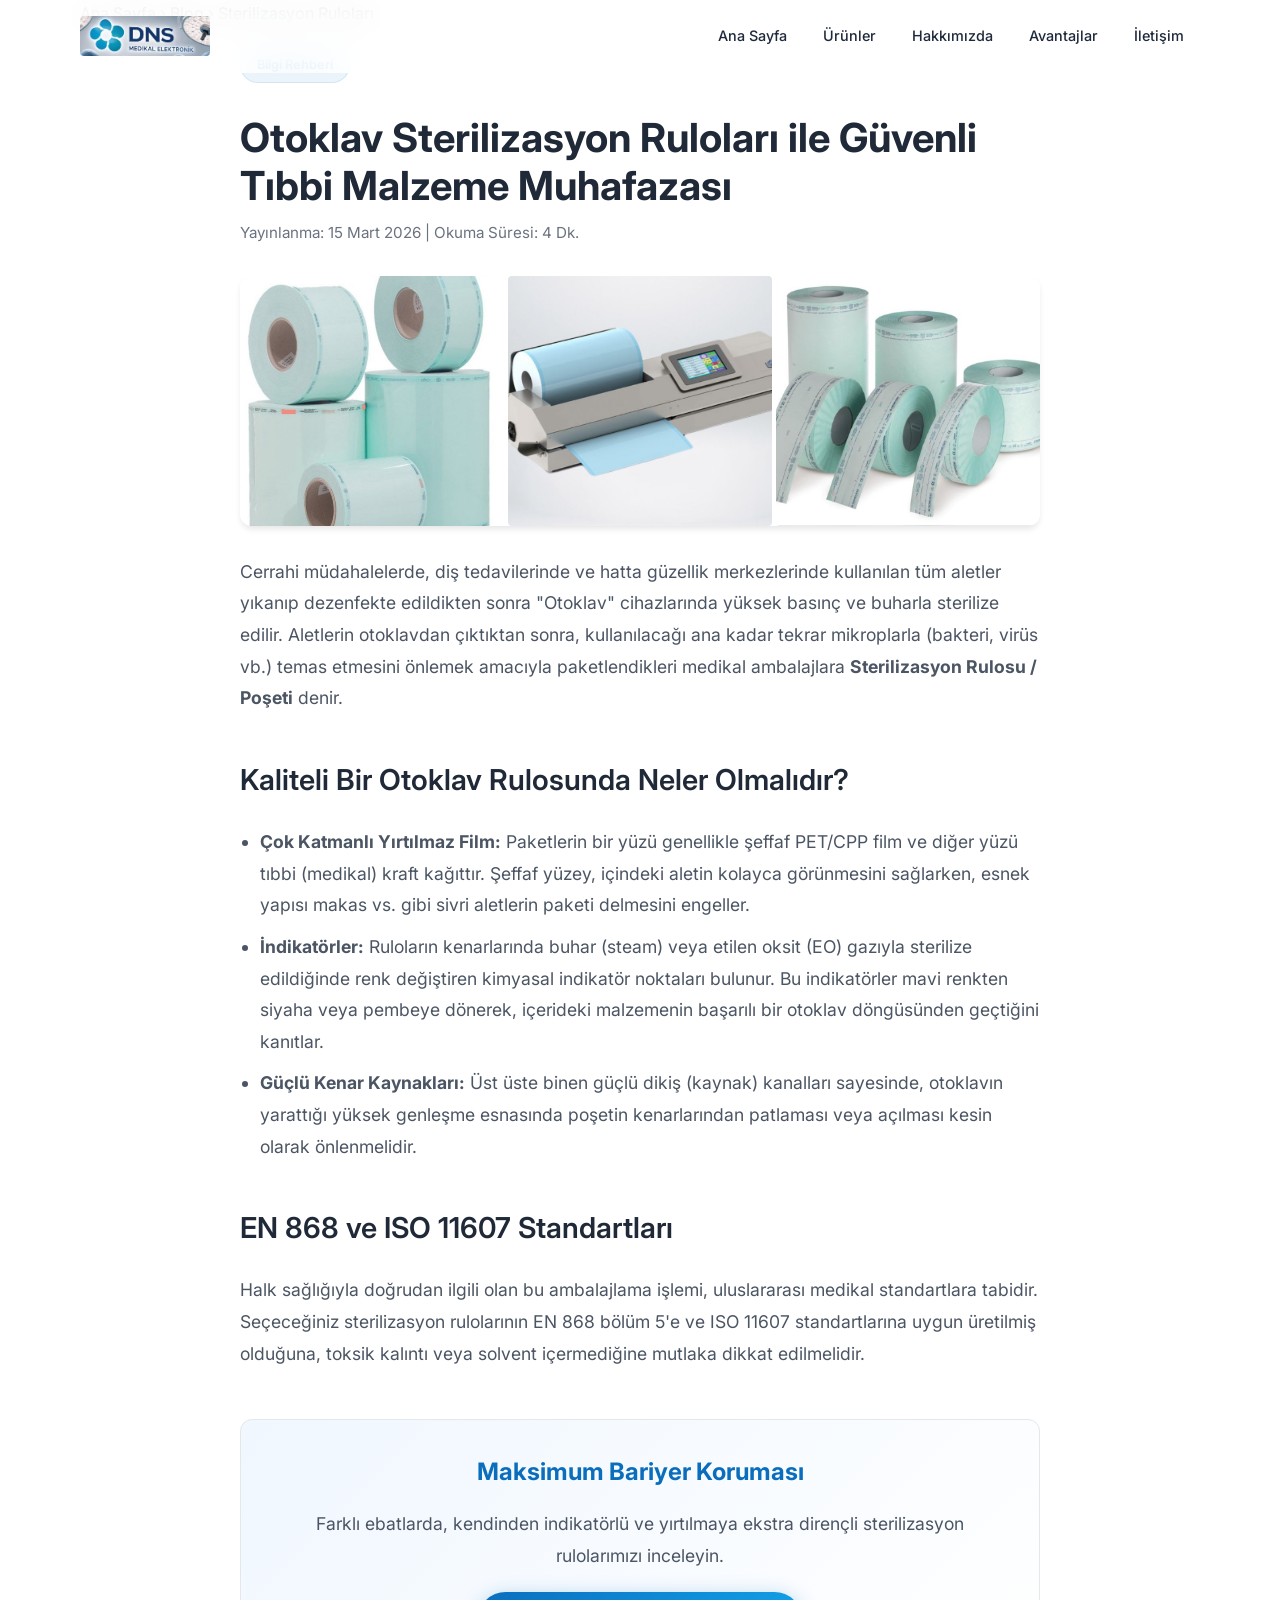
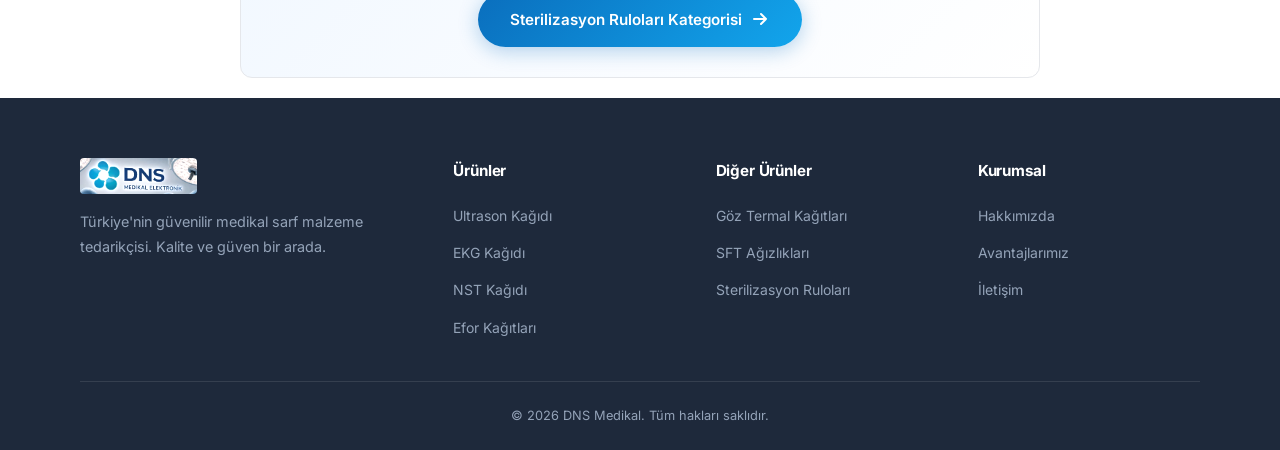
<file: blog/sterilizasyon-rulolari.html>
<!DOCTYPE html>
<html lang="tr">

<head>
    <meta charset="UTF-8">
    <meta name="viewport" content="width=device-width, initial-scale=1.0">
    <meta http-equiv="X-UA-Compatible" content="IE=edge">

    <!-- SEO Meta Tags -->
    <title>Otoklav Sterilizasyon Ruloları ve Güvenli Tıbbi Malzeme Muhafazası | DNS Medikal Blog</title>
    <meta name="description"
        content="Hastane, klinik ve diş polikliniklerinde aletlerin steril kalmasını sağlayan sterilizasyon rulolarının kullanımı ve özellikleri.">
    <meta name="keywords"
        content="sterilizasyon rulosu, otoklav poşeti, paketleme rulosu, sterilizasyon poşeti, medikal sterilizasyon">
    <meta name="author" content="DNS Medikal">
    <meta name="robots" content="index, follow">
    <link rel="canonical" href="https://www.dnsmedikal.com/blog/sterilizasyon-rulolari.html">

    <!-- Open Graph -->
    <meta property="og:title" content="Otoklav Sterilizasyon Ruloları ve Tıbbi Malzeme Muhafazası">
    <meta property="og:description"
        content="Sterilizasyon rulolarının tıbbi aletleri mikroplardan korumadaki rolü ve doğru otoklav rulosu seçimi.">
    <meta property="og:type" content="article">
    <meta property="og:url" content="https://www.dnsmedikal.com/blog/sterilizasyon-rulolari.html">
    <meta property="og:image" content="https://www.dnsmedikal.com/images/sterilizasyon_rulolari.png">
    <meta property="og:locale" content="tr_TR">

    <!-- Fonts -->
    <link rel="preconnect" href="https://fonts.googleapis.com">
    <link rel="preconnect" href="https://fonts.gstatic.com" crossorigin>
    <link href="https://fonts.googleapis.com/css2?family=Inter:wght@300;400;500;600;700;800&display=swap"
        rel="stylesheet">

    <!-- Stylesheet -->
    <link rel="stylesheet" href="../style.css">

    <!-- Article Schema -->
    <script type="application/ld+json">
    {
      "@context": "https://schema.org",
      "@type": "Article",
      "headline": "Otoklav Sterilizasyon Ruloları ve Tıbbi Malzeme Muhafazası",
      "image": "https://www.dnsmedikal.com/images/sterilizasyon_rulolari.png",
      "author": {
        "@type": "Organization",
        "name": "DNS Medikal"
      },
      "publisher": {
        "@type": "Organization",
        "name": "DNS Medikal",
        "logo": {
          "@type": "ImageObject",
          "url": "https://www.dnsmedikal.com/images/logo.jpg"
        }
      },
      "datePublished": "2026-03-15"
    }
    </script>
</head>

<body>

    <!-- Navigation -->
    <header class="navbar" id="navbar">
        <div class="container nav-container">
            <a href="../index.html" class="nav-logo">
                <img src="../images/logo.jpg" alt="DNS Medikal Logo" class="nav-logo-img">
            </a>
            <button class="nav-toggle" id="navToggle" aria-label="Menüyü aç/kapat">
                <span></span>
                <span></span>
                <span></span>
            </button>
            <nav class="nav-menu" id="navMenu">
                <ul class="nav-list">
                    <li><a href="../index.html" class="nav-link">Ana Sayfa</a></li>
                    <li><a href="../index.html#urunler" class="nav-link">Ürünler</a></li>
                    <li><a href="../index.html#hakkimizda" class="nav-link">Hakkımızda</a></li>
                    <li><a href="../index.html#avantajlar" class="nav-link">Avantajlar</a></li>
                    <li><a href="../index.html#iletisim" class="nav-link">İletişim</a></li>
                </ul>
            </nav>
        </div>
    </header>

    <!-- Breadcrumb -->
    <section class="breadcrumb-section">
        <div class="container">
            <nav class="breadcrumb" aria-label="Breadcrumb">
                <a href="../index.html">Ana Sayfa</a>
                <span class="breadcrumb-sep">›</span>
                <span>Blog</span>
                <span class="breadcrumb-sep">›</span>
                <span class="breadcrumb-current">Sterilizasyon Ruloları</span>
            </nav>
        </div>
    </section>

    <!-- Blog Article -->
    <main class="section container">
        <article style="max-width: 800px; margin: 0 auto; padding: 20px 0;">
            <header style="margin-bottom: 30px;">
                <span class="section-badge">Bilgi Rehberi</span>
                <h1 style="font-size: 2.5rem; color: #1f2937; margin: 15px 0 10px; font-weight: 700; line-height: 1.2;">
                    Otoklav Sterilizasyon Ruloları ile Güvenli Tıbbi Malzeme Muhafazası
                </h1>
                <p style="color: #6b7280; font-size: 0.95rem;">Yayınlanma: 15 Mart 2026 | Okuma Süresi: 4 Dk.</p>
            </header>

            <div class="image-accordion" style="width: 100%; max-height: 450px; margin-bottom: 30px; box-shadow: 0 4px 6px -1px rgba(0,0,0,0.1); border-radius: 12px; overflow: hidden;">
                <div class="image-accordion-item">
                    <img src="../images/Sterilizasyon_1.png" alt="Sterilizasyon Rulosu Görsel 1">
                </div>
                 <div class="image-accordion-item">
                    <img src="../images/Sterilizasyon_2.png" alt="Sterilizasyon Rulosu Görsel 2">
                </div>
                 <div class="image-accordion-item">
                    <img src="../images/Sterilizasyon_3.png" alt="Sterilizasyon Rulosu Görsel 3">
                </div>
            </div>

            <div style="font-size: 1.1rem; line-height: 1.8; color: #4b5563;">
                <p style="margin-bottom: 20px;">
                    Cerrahi müdahalelerde, diş tedavilerinde ve hatta güzellik merkezlerinde kullanılan tüm aletler yıkanıp dezenfekte edildikten sonra "Otoklav" cihazlarında yüksek basınç ve buharla sterilize edilir. Aletlerin otoklavdan çıktıktan sonra, kullanılacağı ana kadar tekrar mikroplarla (bakteri, virüs vb.) temas etmesini önlemek amacıyla paketlendikleri medikal ambalajlara <strong>Sterilizasyon Rulosu / Poşeti</strong> denir.
                </p>

                <h2 style="color: #1f2937; font-size: 1.8rem; margin: 40px 0 20px; font-weight: 600;">Kaliteli Bir Otoklav Rulosunda Neler Olmalıdır?</h2>
                <ul style="margin-bottom: 20px; padding-left: 20px; list-style-type: disc;">
                    <li style="margin-bottom: 10px;"><strong>Çok Katmanlı Yırtılmaz Film:</strong> Paketlerin bir yüzü genellikle şeffaf PET/CPP film ve diğer yüzü tıbbi (medikal) kraft kağıttır. Şeffaf yüzey, içindeki aletin kolayca görünmesini sağlarken, esnek yapısı makas vs. gibi sivri aletlerin paketi delmesini engeller.</li>
                    <li style="margin-bottom: 10px;"><strong>İndikatörler:</strong> Ruloların kenarlarında buhar (steam) veya etilen oksit (EO) gazıyla sterilize edildiğinde renk değiştiren kimyasal indikatör noktaları bulunur. Bu indikatörler mavi renkten siyaha veya pembeye dönerek, içerideki malzemenin başarılı bir otoklav döngüsünden geçtiğini kanıtlar.</li>
                    <li style="margin-bottom: 10px;"><strong>Güçlü Kenar Kaynakları:</strong> Üst üste binen güçlü dikiş (kaynak) kanalları sayesinde, otoklavın yarattığı yüksek genleşme esnasında poşetin kenarlarından patlaması veya açılması kesin olarak önlenmelidir.</li>
                </ul>

                <h2 style="color: #1f2937; font-size: 1.8rem; margin: 40px 0 20px; font-weight: 600;">EN 868 ve ISO 11607 Standartları</h2>
                <p style="margin-bottom: 20px;">
                    Halk sağlığıyla doğrudan ilgili olan bu ambalajlama işlemi, uluslararası medikal standartlara tabidir. Seçeceğiniz sterilizasyon rulolarının EN 868 bölüm 5'e ve ISO 11607 standartlarına uygun üretilmiş olduğuna, toksik kalıntı veya solvent içermediğine mutlaka dikkat edilmelidir.
                </p>

                <div style="margin-top: 50px; padding: 30px; background: linear-gradient(135deg, #f0f7ff 0%, #ffffff 100%); border: 1px solid #e5e7eb; border-radius: 12px; text-align: center;">
                    <h3 style="color: #0A6EBD; font-size: 1.5rem; margin-bottom: 15px;">Maksimum Bariyer Koruması</h3>
                    <p style="margin-bottom: 20px; color: #4b5563;">Farklı ebatlarda, kendinden indikatörlü ve yırtılmaya ekstra dirençli sterilizasyon rulolarımızı inceleyin.</p>
                    <a href="../products/sterilizasyon-rulolari.html" class="btn btn-primary" style="display: inline-flex; align-items: center; justify-content: center; gap: 8px;">
                        Sterilizasyon Ruloları Kategorisi
                        <svg width="20" height="20" viewBox="0 0 20 20" fill="none">
                            <path d="M4 10H16M16 10L11 5M16 10L11 15" stroke="currentColor" stroke-width="2" stroke-linecap="round" stroke-linejoin="round" />
                        </svg>
                    </a>
                </div>
            </div>
        </article>
    </main>

    <!-- Footer -->
    <footer class="footer">
        <div class="container">
            <div class="footer-grid">
                <div class="footer-brand">
                    <a href="../index.html" class="nav-logo footer-logo">
                        <img src="../images/logo.jpg" alt="DNS Medikal Logo" class="footer-logo-img">
                    </a>
                    <p class="footer-desc">Türkiye'nin güvenilir medikal sarf malzeme tedarikçisi. Kalite ve güven bir arada.</p>
                </div>

                <div class="footer-links">
                    <h4 class="footer-heading">Ürünler</h4>
                    <ul>
                        <li><a href="../products/ultrason-kagidi.html">Ultrason Kağıdı</a></li>
                        <li><a href="../products/ekg-kagidi.html">EKG Kağıdı</a></li>
                        <li><a href="../products/nst-kagidi.html">NST Kağıdı</a></li>
                        <li><a href="../products/efor-kagidi.html">Efor Kağıtları</a></li>
                    </ul>
                </div>

                <div class="footer-links">
                    <h4 class="footer-heading">Diğer Ürünler</h4>
                    <ul>
                        <li><a href="../products/goz-termal-kagidi.html">Göz Termal Kağıtları</a></li>
                        <li><a href="../products/sft-agizliklari.html">SFT Ağızlıkları</a></li>
                        <li><a href="../products/sterilizasyon-rulolari.html">Sterilizasyon Ruloları</a></li>
                    </ul>
                </div>

                <div class="footer-links">
                    <h4 class="footer-heading">Kurumsal</h4>
                    <ul>
                        <li><a href="../index.html#hakkimizda">Hakkımızda</a></li>
                        <li><a href="../index.html#avantajlar">Avantajlarımız</a></li>
                        <li><a href="../index.html#iletisim">İletişim</a></li>
                    </ul>
                </div>
            </div>

            <div class="footer-bottom">
                <p>&copy; 2026 DNS Medikal. Tüm hakları saklıdır.</p>
            </div>
        </div>
    </footer>

    <!-- Back to Top -->
    <button class="back-to-top" id="backToTop" aria-label="Yukarı çık">
        <svg width="20" height="20" viewBox="0 0 20 20" fill="none">
            <path d="M10 16V4M10 4L5 9M10 4L15 9" stroke="currentColor" stroke-width="2" stroke-linecap="round" stroke-linejoin="round" />
        </svg>
    </button>

    <script src="../script.js"></script>
</body>
</html>
</file>
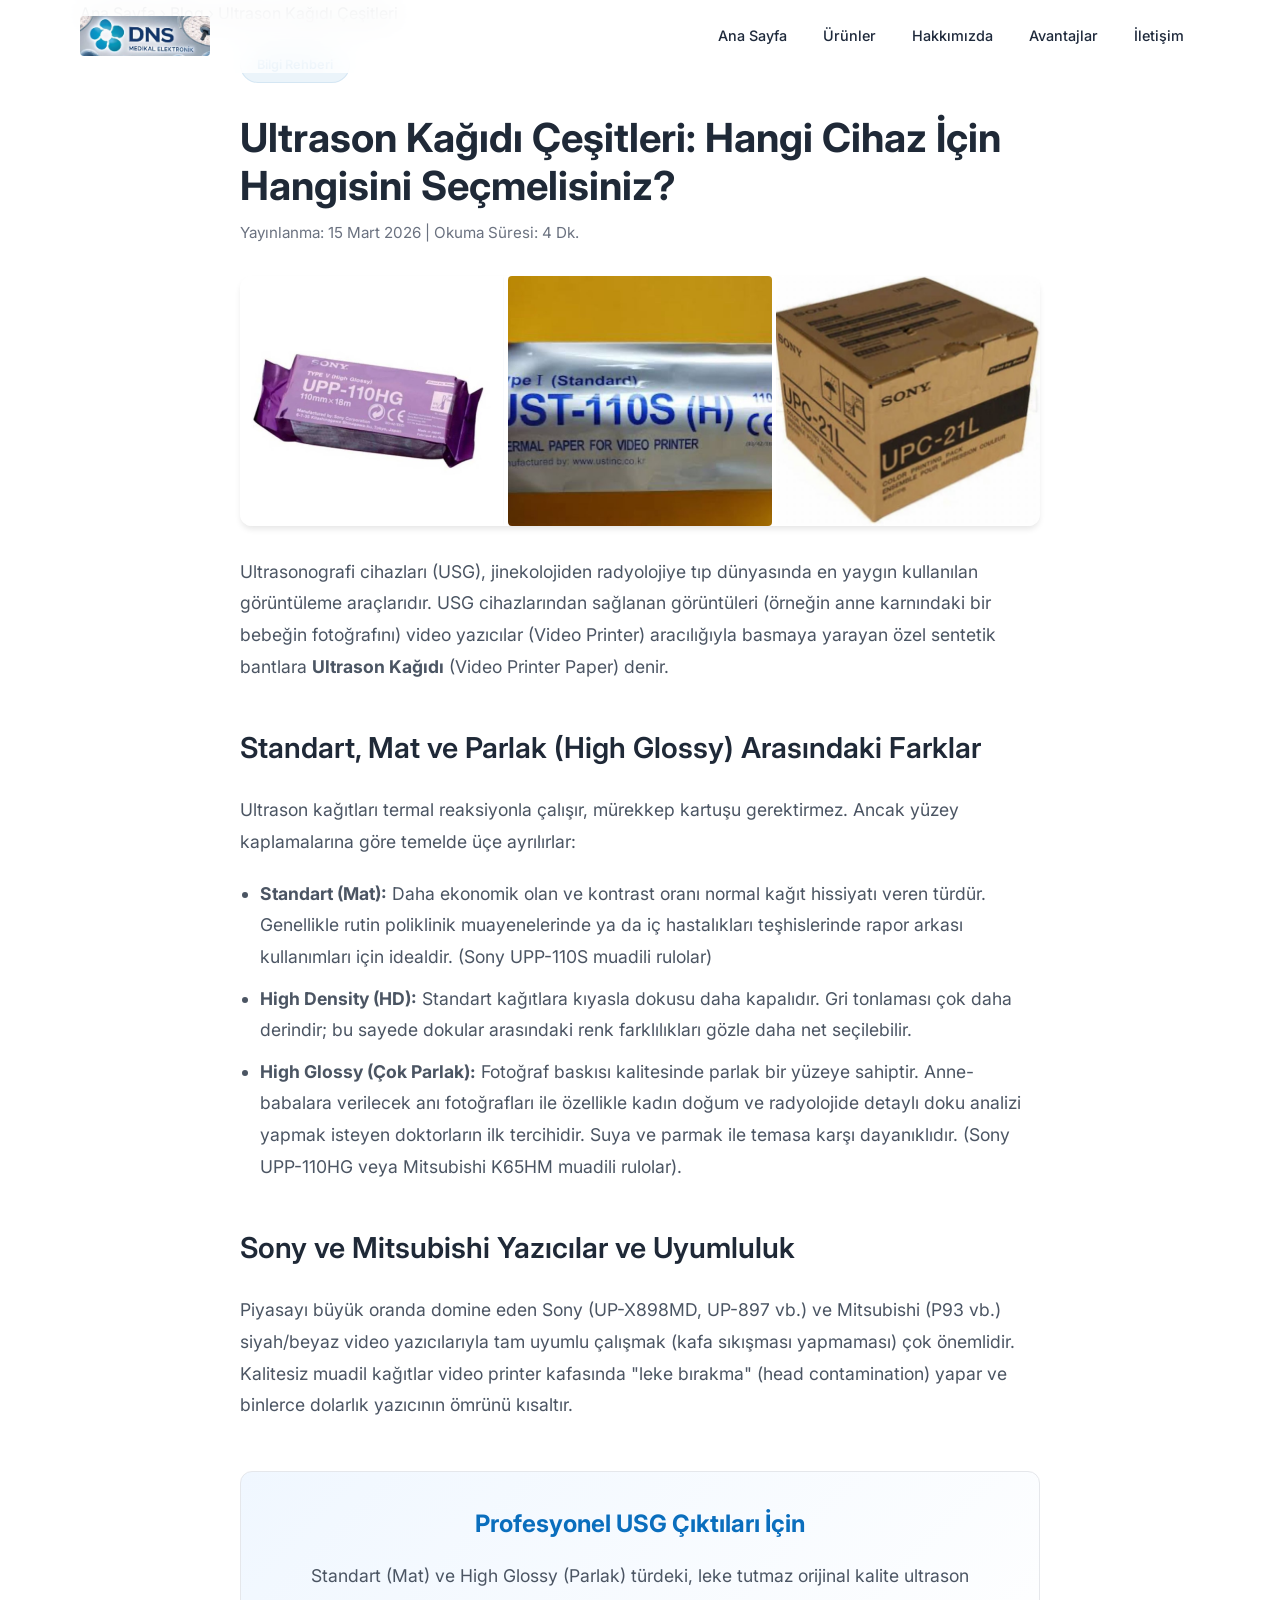
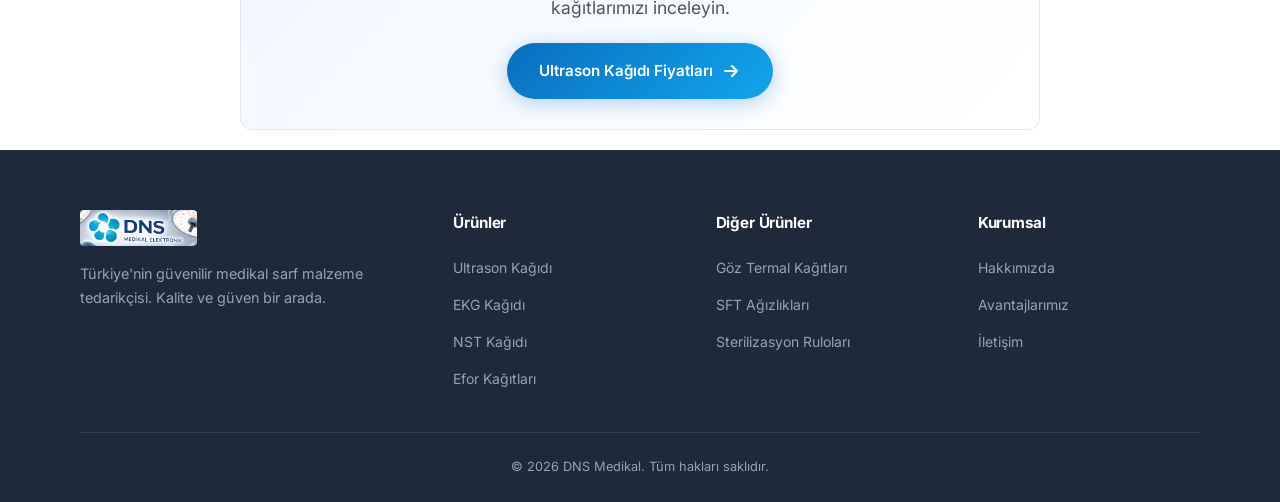
<file: blog/ultrason-kagidi.html>
<!DOCTYPE html>
<html lang="tr">

<head>
    <meta charset="UTF-8">
    <meta name="viewport" content="width=device-width, initial-scale=1.0">
    <meta http-equiv="X-UA-Compatible" content="IE=edge">

    <!-- SEO Meta Tags -->
    <title>Ultrason Kağıdı Çeşitleri: Hangi Cihaz İçin Hangisini Seçmelisiniz? | DNS Medikal Blog</title>
    <meta name="description"
        content="Ultrason kağıtlarının parlak (high glossy), yarı parlak (matte) ve standart çeşitleri hakkında her şey. Sony ve Mitsubishi yazıcılar için detaylı rehber.">
    <meta name="keywords"
        content="ultrason kağıdı, usg kağıdı, sony ultrason kağıdı, mitsubishi ultrason kağıdı, parlak ultrason kağıdı, medikal video kağıdı">
    <meta name="author" content="DNS Medikal">
    <meta name="robots" content="index, follow">
    <link rel="canonical" href="https://www.dnsmedikal.com/blog/ultrason-kagidi.html">

    <!-- Open Graph -->
    <meta property="og:title" content="Ultrason Kağıdı Çeşitleri: Hangi Cihaz İçin Hangisini Seçmelisiniz?">
    <meta property="og:description"
        content="Ultrason kağıdı çeşitleri, standart, parlak (HD) ayrımı ve ultrason yazıcınız için doğru kağıt seçimi.">
    <meta property="og:type" content="article">
    <meta property="og:url" content="https://www.dnsmedikal.com/blog/ultrason-kagidi.html">
    <meta property="og:image" content="https://www.dnsmedikal.com/images/ultrason_kagidi.png">
    <meta property="og:locale" content="tr_TR">

    <!-- Fonts -->
    <link rel="preconnect" href="https://fonts.googleapis.com">
    <link rel="preconnect" href="https://fonts.gstatic.com" crossorigin>
    <link href="https://fonts.googleapis.com/css2?family=Inter:wght@300;400;500;600;700;800&display=swap"
        rel="stylesheet">

    <!-- Stylesheet -->
    <link rel="stylesheet" href="../style.css">

    <!-- Article Schema -->
    <script type="application/ld+json">
    {
      "@context": "https://schema.org",
      "@type": "Article",
      "headline": "Ultrason Kağıdı Çeşitleri: Hangi Cihaz İçin Hangisini Seçmelisiniz?",
      "image": "https://www.dnsmedikal.com/images/ultrason_kagidi.png",
      "author": {
        "@type": "Organization",
        "name": "DNS Medikal"
      },
      "publisher": {
        "@type": "Organization",
        "name": "DNS Medikal",
        "logo": {
          "@type": "ImageObject",
          "url": "https://www.dnsmedikal.com/images/logo.jpg"
        }
      },
      "datePublished": "2026-03-15"
    }
    </script>
</head>

<body>

    <!-- Navigation -->
    <header class="navbar" id="navbar">
        <div class="container nav-container">
            <a href="../index.html" class="nav-logo">
                <img src="../images/logo.jpg" alt="DNS Medikal Logo" class="nav-logo-img">
            </a>
            <button class="nav-toggle" id="navToggle" aria-label="Menüyü aç/kapat">
                <span></span>
                <span></span>
                <span></span>
            </button>
            <nav class="nav-menu" id="navMenu">
                <ul class="nav-list">
                    <li><a href="../index.html" class="nav-link">Ana Sayfa</a></li>
                    <li><a href="../index.html#urunler" class="nav-link">Ürünler</a></li>
                    <li><a href="../index.html#hakkimizda" class="nav-link">Hakkımızda</a></li>
                    <li><a href="../index.html#avantajlar" class="nav-link">Avantajlar</a></li>
                    <li><a href="../index.html#iletisim" class="nav-link">İletişim</a></li>
                </ul>
            </nav>
        </div>
    </header>

    <!-- Breadcrumb -->
    <section class="breadcrumb-section">
        <div class="container">
            <nav class="breadcrumb" aria-label="Breadcrumb">
                <a href="../index.html">Ana Sayfa</a>
                <span class="breadcrumb-sep">›</span>
                <span>Blog</span>
                <span class="breadcrumb-sep">›</span>
                <span class="breadcrumb-current">Ultrason Kağıdı Çeşitleri</span>
            </nav>
        </div>
    </section>

    <!-- Blog Article -->
    <main class="section container">
        <article style="max-width: 800px; margin: 0 auto; padding: 20px 0;">
            <header style="margin-bottom: 30px;">
                <span class="section-badge">Bilgi Rehberi</span>
                <h1 style="font-size: 2.5rem; color: #1f2937; margin: 15px 0 10px; font-weight: 700; line-height: 1.2;">
                    Ultrason Kağıdı Çeşitleri: Hangi Cihaz İçin Hangisini Seçmelisiniz?
                </h1>
                <p style="color: #6b7280; font-size: 0.95rem;">Yayınlanma: 15 Mart 2026 | Okuma Süresi: 4 Dk.</p>
            </header>

            <div class="image-accordion" style="width: 100%; max-height: 450px; margin-bottom: 30px; box-shadow: 0 4px 6px -1px rgba(0,0,0,0.1); border-radius: 12px; overflow: hidden;">
                <div class="image-accordion-item">
                    <img src="../images/ultrason_kagidi_1.png" alt="Ultrason Kağıdı Fotoğrafı 1">
                </div>
                 <div class="image-accordion-item">
                    <img src="../images/ultrason_kagidi_2.png" alt="Ultrason Kağıdı Fotoğrafı 2">
                </div>
                 <div class="image-accordion-item">
                    <img src="../images/ultrason_kagidi_3.png" alt="Ultrason Kağıdı Fotoğrafı 3">
                </div>
            </div>

            <div style="font-size: 1.1rem; line-height: 1.8; color: #4b5563;">
                <p style="margin-bottom: 20px;">
                    Ultrasonografi cihazları (USG), jinekolojiden radyolojiye tıp dünyasında en yaygın kullanılan görüntüleme araçlarıdır. USG cihazlarından sağlanan görüntüleri (örneğin anne karnındaki bir bebeğin fotoğrafını) video yazıcılar (Video Printer) aracılığıyla basmaya yarayan özel sentetik bantlara <strong>Ultrason Kağıdı</strong> (Video Printer Paper) denir.
                </p>

                <h2 style="color: #1f2937; font-size: 1.8rem; margin: 40px 0 20px; font-weight: 600;">Standart, Mat ve Parlak (High Glossy) Arasındaki Farklar</h2>
                <p style="margin-bottom: 20px;">
                    Ultrason kağıtları termal reaksiyonla çalışır, mürekkep kartuşu gerektirmez. Ancak yüzey kaplamalarına göre temelde üçe ayrılırlar:
                </p>
                <ul style="margin-bottom: 20px; padding-left: 20px; list-style-type: disc;">
                    <li style="margin-bottom: 10px;"><strong>Standart (Mat):</strong> Daha ekonomik olan ve kontrast oranı normal kağıt hissiyatı veren türdür. Genellikle rutin poliklinik muayenelerinde ya da iç hastalıkları teşhislerinde rapor arkası kullanımları için idealdir. (Sony UPP-110S muadili rulolar)</li>
                    <li style="margin-bottom: 10px;"><strong>High Density (HD):</strong> Standart kağıtlara kıyasla dokusu daha kapalıdır. Gri tonlaması çok daha derindir; bu sayede dokular arasındaki renk farklılıkları gözle daha net seçilebilir.</li>
                    <li style="margin-bottom: 10px;"><strong>High Glossy (Çok Parlak):</strong> Fotoğraf baskısı kalitesinde parlak bir yüzeye sahiptir. Anne-babalara verilecek anı fotoğrafları ile özellikle kadın doğum ve radyolojide detaylı doku analizi yapmak isteyen doktorların ilk tercihidir. Suya ve parmak ile temasa karşı dayanıklıdır. (Sony UPP-110HG veya Mitsubishi K65HM muadili rulolar).</li>
                </ul>

                <h2 style="color: #1f2937; font-size: 1.8rem; margin: 40px 0 20px; font-weight: 600;">Sony ve Mitsubishi Yazıcılar ve Uyumluluk</h2>
                <p style="margin-bottom: 20px;">
                    Piyasayı büyük oranda domine eden Sony (UP-X898MD, UP-897 vb.) ve Mitsubishi (P93 vb.) siyah/beyaz video yazıcılarıyla tam uyumlu çalışmak (kafa sıkışması yapmaması) çok önemlidir. Kalitesiz muadil kağıtlar video printer kafasında "leke bırakma" (head contamination) yapar ve binlerce dolarlık yazıcının ömrünü kısaltır.
                </p>

                <div style="margin-top: 50px; padding: 30px; background: linear-gradient(135deg, #f0f7ff 0%, #ffffff 100%); border: 1px solid #e5e7eb; border-radius: 12px; text-align: center;">
                    <h3 style="color: #0A6EBD; font-size: 1.5rem; margin-bottom: 15px;">Profesyonel USG Çıktıları İçin</h3>
                    <p style="margin-bottom: 20px; color: #4b5563;">Standart (Mat) ve High Glossy (Parlak) türdeki, leke tutmaz orijinal kalite ultrason kağıtlarımızı inceleyin.</p>
                    <a href="../products/ultrason-kagidi.html" class="btn btn-primary" style="display: inline-flex; align-items: center; justify-content: center; gap: 8px;">
                        Ultrason Kağıdı Fiyatları
                        <svg width="20" height="20" viewBox="0 0 20 20" fill="none">
                            <path d="M4 10H16M16 10L11 5M16 10L11 15" stroke="currentColor" stroke-width="2" stroke-linecap="round" stroke-linejoin="round" />
                        </svg>
                    </a>
                </div>
            </div>
        </article>
    </main>

    <!-- Footer -->
    <footer class="footer">
        <div class="container">
            <div class="footer-grid">
                <div class="footer-brand">
                    <a href="../index.html" class="nav-logo footer-logo">
                        <img src="../images/logo.jpg" alt="DNS Medikal Logo" class="footer-logo-img">
                    </a>
                    <p class="footer-desc">Türkiye'nin güvenilir medikal sarf malzeme tedarikçisi. Kalite ve güven bir arada.</p>
                </div>

                <div class="footer-links">
                    <h4 class="footer-heading">Ürünler</h4>
                    <ul>
                        <li><a href="../products/ultrason-kagidi.html">Ultrason Kağıdı</a></li>
                        <li><a href="../products/ekg-kagidi.html">EKG Kağıdı</a></li>
                        <li><a href="../products/nst-kagidi.html">NST Kağıdı</a></li>
                        <li><a href="../products/efor-kagidi.html">Efor Kağıtları</a></li>
                    </ul>
                </div>

                <div class="footer-links">
                    <h4 class="footer-heading">Diğer Ürünler</h4>
                    <ul>
                        <li><a href="../products/goz-termal-kagidi.html">Göz Termal Kağıtları</a></li>
                        <li><a href="../products/sft-agizliklari.html">SFT Ağızlıkları</a></li>
                        <li><a href="../products/sterilizasyon-rulolari.html">Sterilizasyon Ruloları</a></li>
                    </ul>
                </div>

                <div class="footer-links">
                    <h4 class="footer-heading">Kurumsal</h4>
                    <ul>
                        <li><a href="../index.html#hakkimizda">Hakkımızda</a></li>
                        <li><a href="../index.html#avantajlar">Avantajlarımız</a></li>
                        <li><a href="../index.html#iletisim">İletişim</a></li>
                    </ul>
                </div>
            </div>

            <div class="footer-bottom">
                <p>&copy; 2026 DNS Medikal. Tüm hakları saklıdır.</p>
            </div>
        </div>
    </footer>

    <!-- Back to Top -->
    <button class="back-to-top" id="backToTop" aria-label="Yukarı çık">
        <svg width="20" height="20" viewBox="0 0 20 20" fill="none">
            <path d="M10 16V4M10 4L5 9M10 4L15 9" stroke="currentColor" stroke-width="2" stroke-linecap="round" stroke-linejoin="round" />
        </svg>
    </button>

    <script src="../script.js"></script>
</body>
</html>
</file>
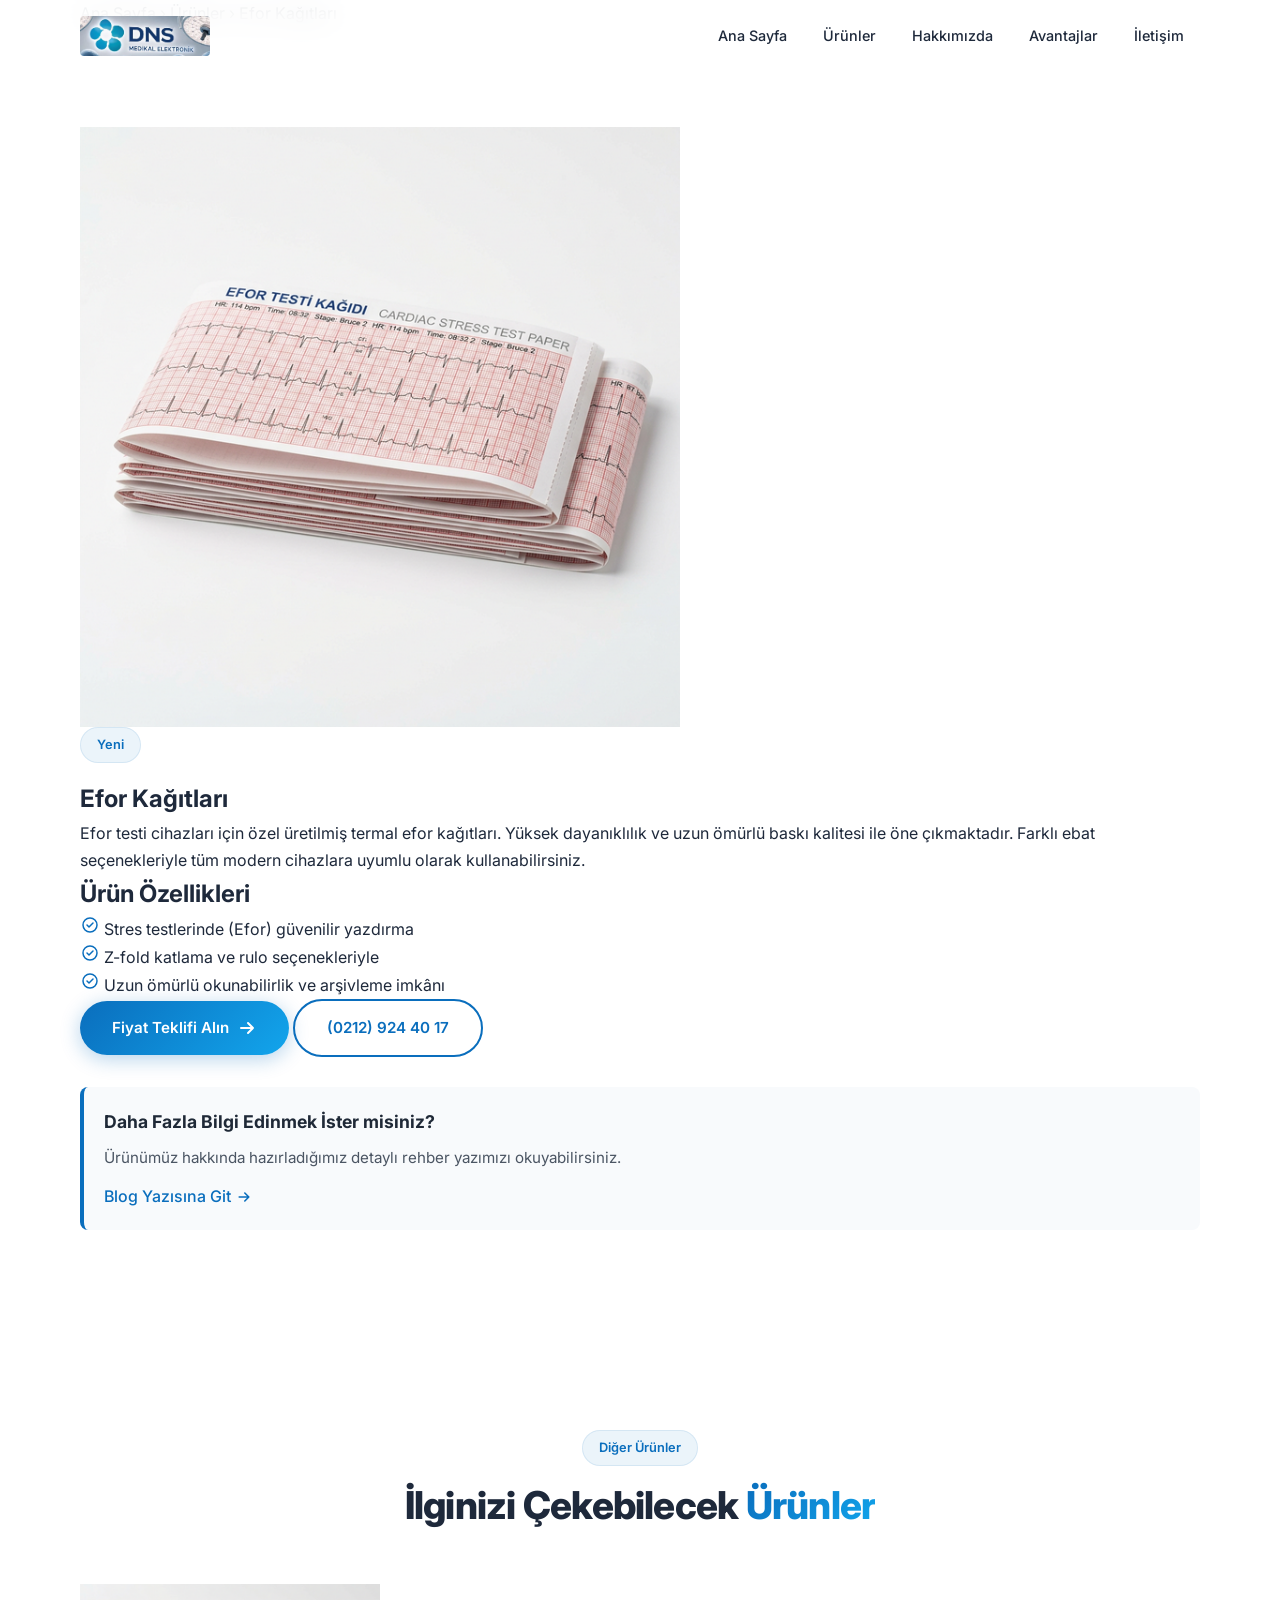
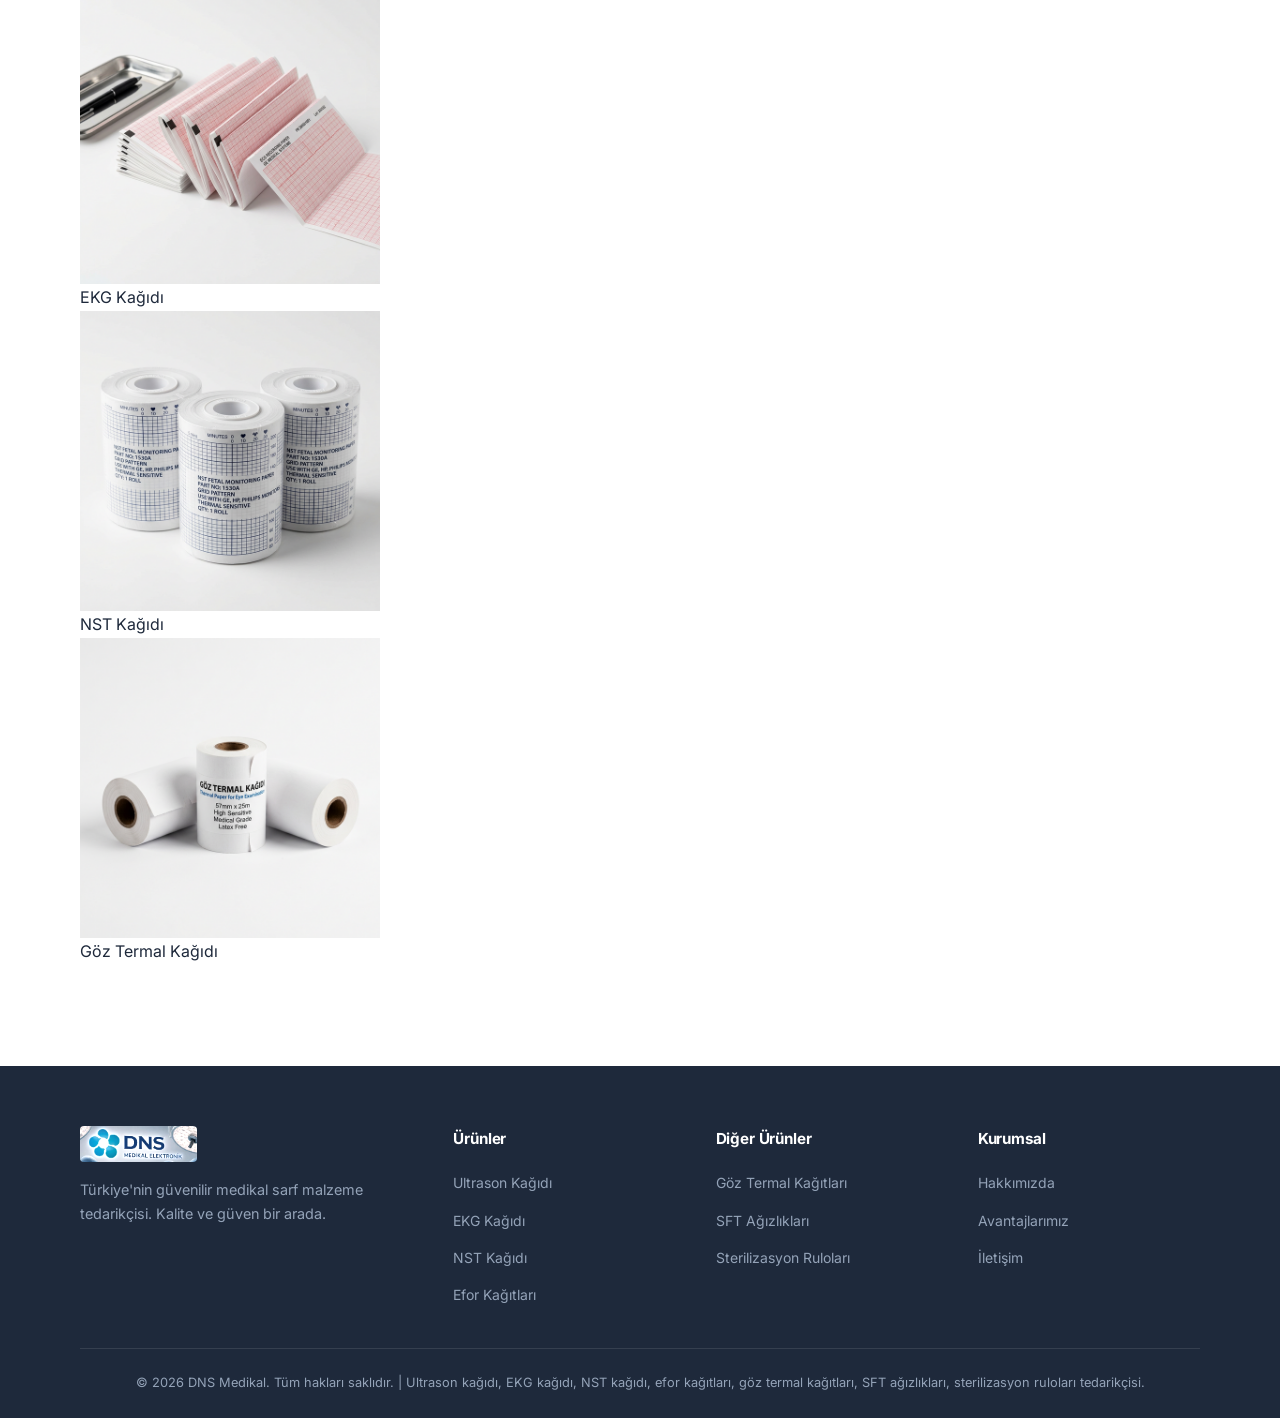
<file: products/efor-kagidi.html>
<!DOCTYPE html>
<html lang="tr">

<head>
    <meta charset="UTF-8">
    <meta name="viewport" content="width=device-width, initial-scale=1.0">
    <meta http-equiv="X-UA-Compatible" content="IE=edge">

    <!-- SEO Meta Tags -->
    <title>Efor Kağıtları | DNS Medikal - Efor Testi Cihazları İçin Termal Kağıt</title>
    <meta name="description"
        content="Yüksek kaliteli efor kağıtları. Efor testi cihazları için özel üretilmiş, dayanıklı ve uzun ömürlü termal efor kağıdı.">
    <meta name="keywords"
        content="efor kağıtları, efor testi kağıdı, efor rulosu, efor z katlama, medikal efor kağıdı, termal efor kağıdı">
    <meta name="author" content="DNS Medikal">
    <meta name="robots" content="index, follow">
    <link rel="canonical" href="https://www.dnsmedikal.com/efor-kagidi">

    <!-- Open Graph -->
    <meta property="og:title" content="Efor Kağıtları | DNS Medikal">
    <meta property="og:description"
        content="Yüksek kaliteli efor kağıtları. Efor testi cihazlarıyla uyumlu. Toptan ve perakende satış.">
    <meta property="og:type" content="product">
    <meta property="og:url" content="https://www.dnsmedikal.com/efor-kagidi">
    <meta property="og:image" content="https://www.dnsmedikal.com/images/efor_kagitlari.png">
    <meta property="og:locale" content="tr_TR">

    <!-- Fonts -->
    <link rel="preconnect" href="https://fonts.googleapis.com">
    <link rel="preconnect" href="https://fonts.gstatic.com" crossorigin>
    <link href="https://fonts.googleapis.com/css2?family=Inter:wght@300;400;500;600;700;800&display=swap"
        rel="stylesheet">

    <!-- Stylesheet -->
    <link rel="stylesheet" href="../style.css">

    <!-- Schema.org Product Structured Data -->
    <script type="application/ld+json">
    {
        "@context": "https://schema.org",
        "@type": "Product",
        "name": "Efor Kağıtları",
        "description": "Efor testi cihazları için özel üretilmiş termal efor kağıtları. Yüksek dayanıklılık ve uzun ömürlü baskı kalitesi.",
        "image": "https://www.dnsmedikal.com/images/efor_kagitlari.png",
        "brand": {
            "@type": "Brand",
            "name": "DNS Medikal"
        },
        "category": "Medikal Sarf Malzeme",
        "offers": {
            "@type": "Offer",
            "availability": "https://schema.org/InStock",
            "priceCurrency": "TRY",
            "seller": {
                "@type": "Organization",
                "name": "DNS Medikal"
            }
        }
    }
    </script>

    <!-- BreadcrumbList Schema -->
    <script type="application/ld+json">
    {
        "@context": "https://schema.org",
        "@type": "BreadcrumbList",
        "itemListElement": [
            {
                "@type": "ListItem",
                "position": 1,
                "name": "Ana Sayfa",
                "item": "https://www.dnsmedikal.com/"
            },
            {
                "@type": "ListItem",
                "position": 2,
                "name": "Ürünler",
                "item": "https://www.dnsmedikal.com/#urunler"
            },
            {
                "@type": "ListItem",
                "position": 3,
                "name": "Efor Kağıtları",
                "item": "https://www.dnsmedikal.com/efor-kagidi"
            }
        ]
    }
    </script>
</head>

<body>

    <!-- Navigation -->
    <header class="navbar" id="navbar">
        <div class="container nav-container">
            <a href="../index.html" class="nav-logo">
                <img src="../images/logo.jpg" alt="DNS Medikal Elektronik Logo" class="nav-logo-img">
            </a>
            <button class="nav-toggle" id="navToggle" aria-label="Menüyü aç/kapat">
                <span></span>
                <span></span>
                <span></span>
            </button>
            <nav class="nav-menu" id="navMenu">
                <ul class="nav-list">
                    <li><a href="../index.html" class="nav-link">Ana Sayfa</a></li>
                    <li><a href="../index.html#urunler" class="nav-link active">Ürünler</a></li>
                    <li><a href="../index.html#hakkimizda" class="nav-link">Hakkımızda</a></li>
                    <li><a href="../index.html#avantajlar" class="nav-link">Avantajlar</a></li>
                    <li><a href="../index.html#iletisim" class="nav-link">İletişim</a></li>
                </ul>
            </nav>
        </div>
    </header>

    <!-- Breadcrumb -->
    <section class="breadcrumb-section">
        <div class="container">
            <nav class="breadcrumb" aria-label="Breadcrumb">
                <a href="../index.html">Ana Sayfa</a>
                <span class="breadcrumb-sep">›</span>
                <a href="../index.html#urunler">Ürünler</a>
                <span class="breadcrumb-sep">›</span>
                <span class="breadcrumb-current">Efor Kağıtları</span>
            </nav>
        </div>
    </section>

    <!-- Product Detail -->
    <section class="section product-detail-section">
        <div class="container">
            <div class="product-detail-grid">
                <div class="product-detail-image fade-in">
                    <img src="../images/efor_kagitlari.png" alt="Efor kağıtları" loading="lazy" width="600"
                        height="600">
                </div>
                <div class="product-detail-content fade-in">
                    <span class="section-badge">Yeni</span>
                    <h1 class="product-detail-title">Efor Kağıtları</h1>
                    <p class="product-detail-desc">
                        Efor testi cihazları için özel üretilmiş termal efor kağıtları. Yüksek dayanıklılık ve uzun
                        ömürlü baskı kalitesi ile öne çıkmaktadır. Farklı ebat seçenekleriyle tüm modern cihazlara
                        uyumlu olarak kullanabilirsiniz.
                    </p>

                    <div class="product-features">
                        <h2 class="product-features-title">Ürün Özellikleri</h2>
                        <ul class="product-features-list">
                            <li>
                                <svg width="20" height="20" viewBox="0 0 20 20" fill="none">
                                    <path
                                        d="M7 10L9 12L13 8M17 10C17 13.87 13.87 17 10 17C6.13 17 3 13.87 3 10C3 6.13 6.13 3 10 3C13.87 3 17 6.13 17 10Z"
                                        stroke="#0A6EBD" stroke-width="1.5" stroke-linecap="round"
                                        stroke-linejoin="round" />
                                </svg>
                                Stres testlerinde (Efor) güvenilir yazdırma
                            </li>
                            <li>
                                <svg width="20" height="20" viewBox="0 0 20 20" fill="none">
                                    <path
                                        d="M7 10L9 12L13 8M17 10C17 13.87 13.87 17 10 17C6.13 17 3 13.87 3 10C3 6.13 6.13 3 10 3C13.87 3 17 6.13 17 10Z"
                                        stroke="#0A6EBD" stroke-width="1.5" stroke-linecap="round"
                                        stroke-linejoin="round" />
                                </svg>
                                Z-fold katlama ve rulo seçenekleriyle
                            </li>
                            <li>
                                <svg width="20" height="20" viewBox="0 0 20 20" fill="none">
                                    <path
                                        d="M7 10L9 12L13 8M17 10C17 13.87 13.87 17 10 17C6.13 17 3 13.87 3 10C3 6.13 6.13 3 10 3C13.87 3 17 6.13 17 10Z"
                                        stroke="#0A6EBD" stroke-width="1.5" stroke-linecap="round"
                                        stroke-linejoin="round" />
                                </svg>
                                Uzun ömürlü okunabilirlik ve arşivleme imkânı
                            </li>
                        </ul>
                    </div>

                    <div class="product-cta">
                        <a href="../index.html#iletisim" class="btn btn-primary">
                            Fiyat Teklifi Alın
                            <svg width="20" height="20" viewBox="0 0 20 20" fill="none">
                                <path d="M4 10H16M16 10L11 5M16 10L11 15" stroke="currentColor" stroke-width="2"
                                    stroke-linecap="round" stroke-linejoin="round" />
                            </svg>
                        </a>
                        <a href="tel:+902129244017" class="btn btn-outline">
                            (0212) 924 40 17
                        </a>
                    </div>

                    <div style="margin-top: 30px; padding: 20px; background-color: #f8fafc; border-radius: 8px; border-left: 4px solid #0A6EBD;">
                        <h3 style="font-size: 1.1rem; color: #1f2937; margin-bottom: 8px;">Daha Fazla Bilgi Edinmek İster misiniz?</h3>
                        <p style="color: #4b5563; font-size: 0.95rem; margin-bottom: 12px;">Ürünümüz hakkında hazırladığımız detaylı rehber yazımızı okuyabilirsiniz.</p>
                        <a href="../blog/efor-kagidi.html" style="color: #0A6EBD; font-weight: 500; text-decoration: none; display: inline-flex; align-items: center; gap: 5px;">
                            Blog Yazısına Git
                            <svg width="16" height="16" viewBox="0 0 20 20" fill="none"><path d="M4 10H16M16 10L11 5M16 10L11 15" stroke="currentColor" stroke-width="2" stroke-linecap="round" stroke-linejoin="round" /></svg>
                        </a>
                    </div>
                </div>
            </div>
        </div>
    </section>

    <!-- Other Products -->
    <section class="section related-products-section">
        <div class="container">
            <div class="section-header fade-in">
                <span class="section-badge">Diğer Ürünler</span>
                <h2 class="section-title">İlginizi Çekebilecek <span class="gradient-text">Ürünler</span></h2>
            </div>
            <div class="related-products-grid">
                <a href="ekg-kagidi.html" class="related-product-card fade-in">
                    <img src="../images/ekg_kagidi.png" alt="EKG Kağıdı" loading="lazy" width="300" height="200">
                    <span>EKG Kağıdı</span>
                </a>
                <a href="nst-kagidi.html" class="related-product-card fade-in">
                    <img src="../images/nst_kagidi.png" alt="NST Kağıdı" loading="lazy" width="300" height="200">
                    <span>NST Kağıdı</span>
                </a>
                <a href="goz-termal-kagidi.html" class="related-product-card fade-in">
                    <img src="../images/goz_termal_kagitlari.png" alt="Göz Termal Kağıdı" loading="lazy" width="300"
                        height="200">
                    <span>Göz Termal Kağıdı</span>
                </a>
            </div>
        </div>
    </section>

    <!-- Footer -->
    <footer class="footer">
        <div class="container">
            <div class="footer-grid">
                <div class="footer-brand">
                    <a href="../index.html" class="nav-logo footer-logo">
                        <img src="../images/logo.jpg" alt="DNS Medikal Elektronik Logo" class="footer-logo-img">
                    </a>
                    <p class="footer-desc">Türkiye'nin güvenilir medikal sarf malzeme tedarikçisi. Kalite ve güven bir
                        arada.</p>
                </div>

                <div class="footer-links">
                    <h4 class="footer-heading">Ürünler</h4>
                    <ul>
                        <li><a href="ultrason-kagidi.html">Ultrason Kağıdı</a></li>
                        <li><a href="ekg-kagidi.html">EKG Kağıdı</a></li>
                        <li><a href="nst-kagidi.html">NST Kağıdı</a></li>
                        <li><a href="efor-kagidi.html">Efor Kağıtları</a></li>
                    </ul>
                </div>

                <div class="footer-links">
                    <h4 class="footer-heading">Diğer Ürünler</h4>
                    <ul>
                        <li><a href="goz-termal-kagidi.html">Göz Termal Kağıtları</a></li>
                        <li><a href="sft-agizliklari.html">SFT Ağızlıkları</a></li>
                        <li><a href="sterilizasyon-rulolari.html">Sterilizasyon Ruloları</a></li>
                    </ul>
                </div>

                <div class="footer-links">
                    <h4 class="footer-heading">Kurumsal</h4>
                    <ul>
                        <li><a href="../index.html#hakkimizda">Hakkımızda</a></li>
                        <li><a href="../index.html#avantajlar">Avantajlarımız</a></li>
                        <li><a href="../index.html#iletisim">İletişim</a></li>
                    </ul>
                </div>
            </div>

            <div class="footer-bottom">
                <p>&copy; 2026 DNS Medikal. Tüm hakları saklıdır. | Ultrason kağıdı, EKG kağıdı, NST kağıdı, efor
                    kağıtları, göz termal kağıtları, SFT ağızlıkları, sterilizasyon ruloları tedarikçisi.</p>
            </div>
        </div>
    </footer>

    <!-- Back to Top -->
    <button class="back-to-top" id="backToTop" aria-label="Yukarı çık">
        <svg width="20" height="20" viewBox="0 0 20 20" fill="none">
            <path d="M10 16V4M10 4L5 9M10 4L15 9" stroke="currentColor" stroke-width="2" stroke-linecap="round"
                stroke-linejoin="round" />
        </svg>
    </button>

    <script src="../script.js"></script>
</body>

</html>
</file>
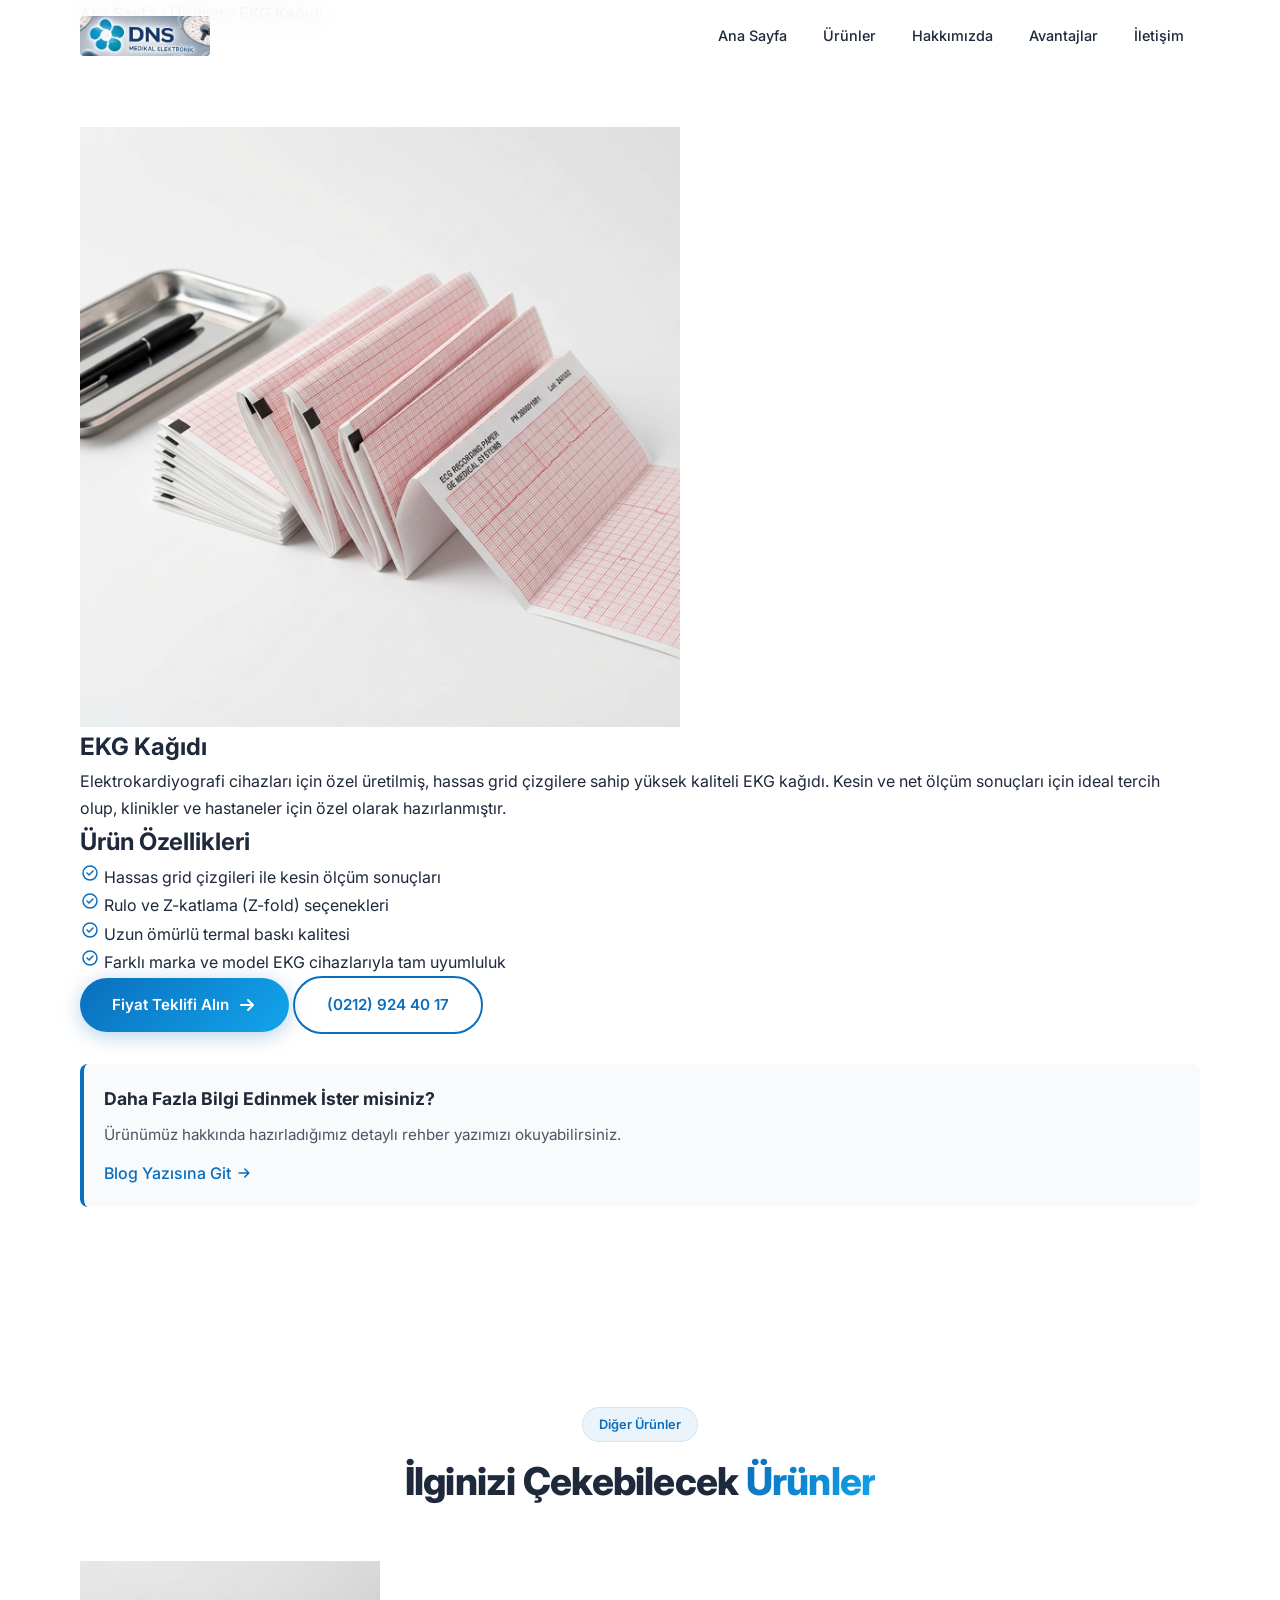
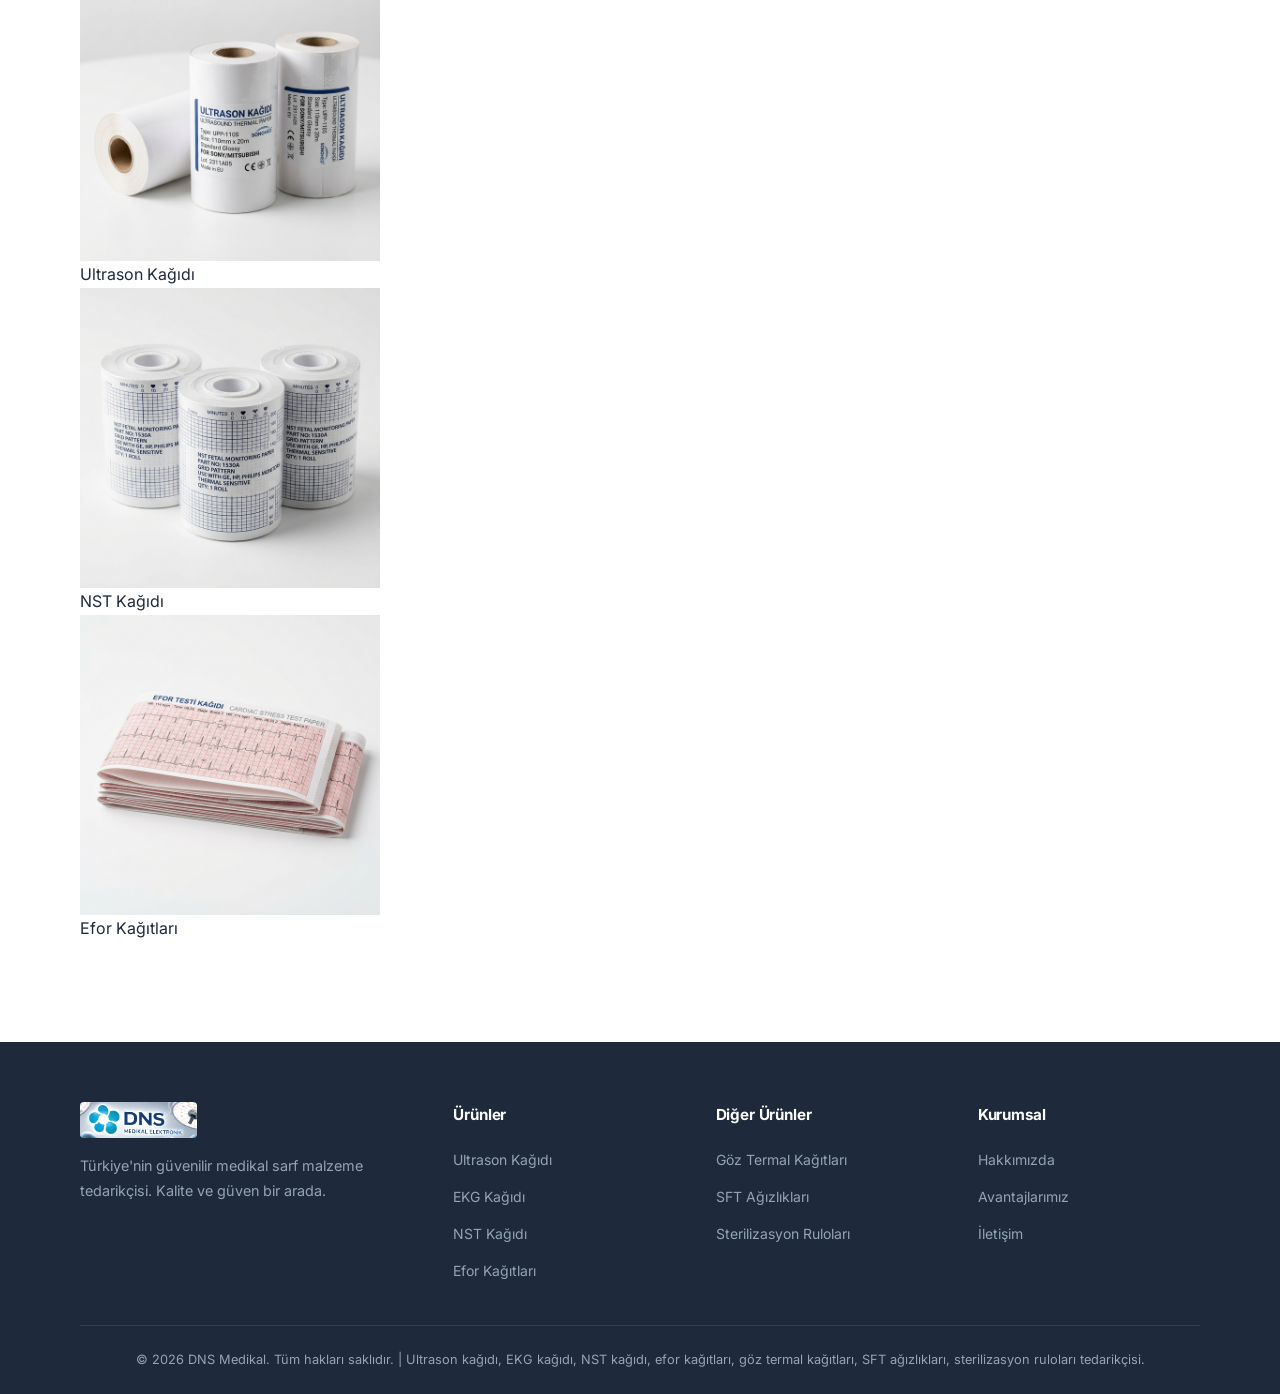
<file: products/ekg-kagidi.html>
<!DOCTYPE html>
<html lang="tr">

<head>
    <meta charset="UTF-8">
    <meta name="viewport" content="width=device-width, initial-scale=1.0">
    <meta http-equiv="X-UA-Compatible" content="IE=edge">

    <!-- SEO Meta Tags -->
    <title>EKG Kağıdı | DNS Medikal - Elektrokardiyografi Cihazları İçin Termal Kağıt</title>
    <meta name="description"
        content="Yüksek kaliteli EKG kağıdı. Hassas grid çizgilere sahip, tüm EKG cihazlarıyla uyumlu termal baskı kağıdı. DNS Medikal güvencesiyle toptan ve perakende.">
    <meta name="keywords" content="ekg kağıdı, ekg rulosu, ekg z katlama, medikal ekg kağıdı, termal ekg kağıdı">
    <meta name="author" content="DNS Medikal">
    <meta name="robots" content="index, follow">
    <link rel="canonical" href="https://www.dnsmedikal.com/ekg-kagidi">

    <!-- Open Graph -->
    <meta property="og:title" content="EKG Kağıdı | DNS Medikal">
    <meta property="og:description"
        content="Yüksek kaliteli EKG kağıdı. Tüm EKG cihazlarıyla uyumlu. Toptan ve perakende satış.">
    <meta property="og:type" content="product">
    <meta property="og:url" content="https://www.dnsmedikal.com/ekg-kagidi">
    <meta property="og:image" content="https://www.dnsmedikal.com/images/ekg_kagidi.png">
    <meta property="og:locale" content="tr_TR">

    <!-- Fonts -->
    <link rel="preconnect" href="https://fonts.googleapis.com">
    <link rel="preconnect" href="https://fonts.gstatic.com" crossorigin>
    <link href="https://fonts.googleapis.com/css2?family=Inter:wght@300;400;500;600;700;800&display=swap"
        rel="stylesheet">

    <!-- Stylesheet -->
    <link rel="stylesheet" href="../style.css">

    <!-- Schema.org Product Structured Data -->
    <script type="application/ld+json">
    {
        "@context": "https://schema.org",
        "@type": "Product",
        "name": "EKG Kağıdı",
        "description": "Elektrokardiyografi cihazları için özel üretilmiş, hassas grid çizgilere sahip yüksek kaliteli EKG kağıdı.",
        "image": "https://www.dnsmedikal.com/images/ekg_kagidi.png",
        "brand": {
            "@type": "Brand",
            "name": "DNS Medikal"
        },
        "category": "Medikal Sarf Malzeme",
        "offers": {
            "@type": "Offer",
            "availability": "https://schema.org/InStock",
            "priceCurrency": "TRY",
            "seller": {
                "@type": "Organization",
                "name": "DNS Medikal"
            }
        }
    }
    </script>

    <!-- BreadcrumbList Schema -->
    <script type="application/ld+json">
    {
        "@context": "https://schema.org",
        "@type": "BreadcrumbList",
        "itemListElement": [
            {
                "@type": "ListItem",
                "position": 1,
                "name": "Ana Sayfa",
                "item": "https://www.dnsmedikal.com/"
            },
            {
                "@type": "ListItem",
                "position": 2,
                "name": "Ürünler",
                "item": "https://www.dnsmedikal.com/#urunler"
            },
            {
                "@type": "ListItem",
                "position": 3,
                "name": "EKG Kağıdı",
                "item": "https://www.dnsmedikal.com/ekg-kagidi"
            }
        ]
    }
    </script>
</head>

<body>

    <!-- Navigation -->
    <header class="navbar" id="navbar">
        <div class="container nav-container">
            <a href="../index.html" class="nav-logo">
                <img src="../images/logo.jpg" alt="DNS Medikal Elektronik Logo" class="nav-logo-img">
            </a>
            <button class="nav-toggle" id="navToggle" aria-label="Menüyü aç/kapat">
                <span></span>
                <span></span>
                <span></span>
            </button>
            <nav class="nav-menu" id="navMenu">
                <ul class="nav-list">
                    <li><a href="../index.html" class="nav-link">Ana Sayfa</a></li>
                    <li><a href="../index.html#urunler" class="nav-link active">Ürünler</a></li>
                    <li><a href="../index.html#hakkimizda" class="nav-link">Hakkımızda</a></li>
                    <li><a href="../index.html#avantajlar" class="nav-link">Avantajlar</a></li>
                    <li><a href="../index.html#iletisim" class="nav-link">İletişim</a></li>
                </ul>
            </nav>
        </div>
    </header>

    <!-- Breadcrumb -->
    <section class="breadcrumb-section">
        <div class="container">
            <nav class="breadcrumb" aria-label="Breadcrumb">
                <a href="../index.html">Ana Sayfa</a>
                <span class="breadcrumb-sep">›</span>
                <a href="../index.html#urunler">Ürünler</a>
                <span class="breadcrumb-sep">›</span>
                <span class="breadcrumb-current">EKG Kağıdı</span>
            </nav>
        </div>
    </section>

    <!-- Product Detail -->
    <section class="section product-detail-section">
        <div class="container">
            <div class="product-detail-grid">
                <div class="product-detail-image fade-in">
                    <img src="../images/ekg_kagidi.png" alt="EKG kağıdı" loading="lazy" width="600" height="600">
                </div>
                <div class="product-detail-content fade-in">
                    <h1 class="product-detail-title">EKG Kağıdı</h1>
                    <p class="product-detail-desc">
                        Elektrokardiyografi cihazları için özel üretilmiş, hassas grid çizgilere sahip yüksek kaliteli
                        EKG kağıdı. Kesin ve net ölçüm sonuçları için ideal tercih olup, klinikler ve hastaneler için
                        özel olarak hazırlanmıştır.
                    </p>

                    <div class="product-features">
                        <h2 class="product-features-title">Ürün Özellikleri</h2>
                        <ul class="product-features-list">
                            <li>
                                <svg width="20" height="20" viewBox="0 0 20 20" fill="none">
                                    <path
                                        d="M7 10L9 12L13 8M17 10C17 13.87 13.87 17 10 17C6.13 17 3 13.87 3 10C3 6.13 6.13 3 10 3C13.87 3 17 6.13 17 10Z"
                                        stroke="#0A6EBD" stroke-width="1.5" stroke-linecap="round"
                                        stroke-linejoin="round" />
                                </svg>
                                Hassas grid çizgileri ile kesin ölçüm sonuçları
                            </li>
                            <li>
                                <svg width="20" height="20" viewBox="0 0 20 20" fill="none">
                                    <path
                                        d="M7 10L9 12L13 8M17 10C17 13.87 13.87 17 10 17C6.13 17 3 13.87 3 10C3 6.13 6.13 3 10 3C13.87 3 17 6.13 17 10Z"
                                        stroke="#0A6EBD" stroke-width="1.5" stroke-linecap="round"
                                        stroke-linejoin="round" />
                                </svg>
                                Rulo ve Z-katlama (Z-fold) seçenekleri
                            </li>
                            <li>
                                <svg width="20" height="20" viewBox="0 0 20 20" fill="none">
                                    <path
                                        d="M7 10L9 12L13 8M17 10C17 13.87 13.87 17 10 17C6.13 17 3 13.87 3 10C3 6.13 6.13 3 10 3C13.87 3 17 6.13 17 10Z"
                                        stroke="#0A6EBD" stroke-width="1.5" stroke-linecap="round"
                                        stroke-linejoin="round" />
                                </svg>
                                Uzun ömürlü termal baskı kalitesi
                            </li>
                            <li>
                                <svg width="20" height="20" viewBox="0 0 20 20" fill="none">
                                    <path
                                        d="M7 10L9 12L13 8M17 10C17 13.87 13.87 17 10 17C6.13 17 3 13.87 3 10C3 6.13 6.13 3 10 3C13.87 3 17 6.13 17 10Z"
                                        stroke="#0A6EBD" stroke-width="1.5" stroke-linecap="round"
                                        stroke-linejoin="round" />
                                </svg>
                                Farklı marka ve model EKG cihazlarıyla tam uyumluluk
                            </li>
                        </ul>
                    </div>

                    <div class="product-cta">
                        <a href="../index.html#iletisim" class="btn btn-primary">
                            Fiyat Teklifi Alın
                            <svg width="20" height="20" viewBox="0 0 20 20" fill="none">
                                <path d="M4 10H16M16 10L11 5M16 10L11 15" stroke="currentColor" stroke-width="2"
                                    stroke-linecap="round" stroke-linejoin="round" />
                            </svg>
                        </a>
                        <a href="tel:+902129244017" class="btn btn-outline">
                            (0212) 924 40 17
                        </a>
                    </div>

                    <div style="margin-top: 30px; padding: 20px; background-color: #f8fafc; border-radius: 8px; border-left: 4px solid #0A6EBD;">
                        <h3 style="font-size: 1.1rem; color: #1f2937; margin-bottom: 8px;">Daha Fazla Bilgi Edinmek İster misiniz?</h3>
                        <p style="color: #4b5563; font-size: 0.95rem; margin-bottom: 12px;">Ürünümüz hakkında hazırladığımız detaylı rehber yazımızı okuyabilirsiniz.</p>
                        <a href="../blog/ekg-kagidi.html" style="color: #0A6EBD; font-weight: 500; text-decoration: none; display: inline-flex; align-items: center; gap: 5px;">
                            Blog Yazısına Git
                            <svg width="16" height="16" viewBox="0 0 20 20" fill="none"><path d="M4 10H16M16 10L11 5M16 10L11 15" stroke="currentColor" stroke-width="2" stroke-linecap="round" stroke-linejoin="round" /></svg>
                        </a>
                    </div>
                </div>
            </div>
        </div>
    </section>

    <!-- Other Products -->
    <section class="section related-products-section">
        <div class="container">
            <div class="section-header fade-in">
                <span class="section-badge">Diğer Ürünler</span>
                <h2 class="section-title">İlginizi Çekebilecek <span class="gradient-text">Ürünler</span></h2>
            </div>
            <div class="related-products-grid">
                <a href="ultrason-kagidi.html" class="related-product-card fade-in">
                    <img src="../images/ultrason_kagidi.png" alt="Ultrason Kağıdı" loading="lazy" width="300"
                        height="200">
                    <span>Ultrason Kağıdı</span>
                </a>
                <a href="nst-kagidi.html" class="related-product-card fade-in">
                    <img src="../images/nst_kagidi.png" alt="NST Kağıdı" loading="lazy" width="300" height="200">
                    <span>NST Kağıdı</span>
                </a>
                <a href="efor-kagidi.html" class="related-product-card fade-in">
                    <img src="../images/efor_kagitlari.png" alt="Efor Kağıtları" loading="lazy" width="300"
                        height="200">
                    <span>Efor Kağıtları</span>
                </a>
            </div>
        </div>
    </section>

    <!-- Footer -->
    <footer class="footer">
        <div class="container">
            <div class="footer-grid">
                <div class="footer-brand">
                    <a href="../index.html" class="nav-logo footer-logo">
                        <img src="../images/logo.jpg" alt="DNS Medikal Elektronik Logo" class="footer-logo-img">
                    </a>
                    <p class="footer-desc">Türkiye'nin güvenilir medikal sarf malzeme tedarikçisi. Kalite ve güven bir
                        arada.</p>
                </div>

                <div class="footer-links">
                    <h4 class="footer-heading">Ürünler</h4>
                    <ul>
                        <li><a href="ultrason-kagidi.html">Ultrason Kağıdı</a></li>
                        <li><a href="ekg-kagidi.html">EKG Kağıdı</a></li>
                        <li><a href="nst-kagidi.html">NST Kağıdı</a></li>
                        <li><a href="efor-kagidi.html">Efor Kağıtları</a></li>
                    </ul>
                </div>

                <div class="footer-links">
                    <h4 class="footer-heading">Diğer Ürünler</h4>
                    <ul>
                        <li><a href="goz-termal-kagidi.html">Göz Termal Kağıtları</a></li>
                        <li><a href="sft-agizliklari.html">SFT Ağızlıkları</a></li>
                        <li><a href="sterilizasyon-rulolari.html">Sterilizasyon Ruloları</a></li>
                    </ul>
                </div>

                <div class="footer-links">
                    <h4 class="footer-heading">Kurumsal</h4>
                    <ul>
                        <li><a href="../index.html#hakkimizda">Hakkımızda</a></li>
                        <li><a href="../index.html#avantajlar">Avantajlarımız</a></li>
                        <li><a href="../index.html#iletisim">İletişim</a></li>
                    </ul>
                </div>
            </div>

            <div class="footer-bottom">
                <p>&copy; 2026 DNS Medikal. Tüm hakları saklıdır. | Ultrason kağıdı, EKG kağıdı, NST kağıdı, efor
                    kağıtları, göz termal kağıtları, SFT ağızlıkları, sterilizasyon ruloları tedarikçisi.</p>
            </div>
        </div>
    </footer>

    <!-- Back to Top -->
    <button class="back-to-top" id="backToTop" aria-label="Yukarı çık">
        <svg width="20" height="20" viewBox="0 0 20 20" fill="none">
            <path d="M10 16V4M10 4L5 9M10 4L15 9" stroke="currentColor" stroke-width="2" stroke-linecap="round"
                stroke-linejoin="round" />
        </svg>
    </button>

    <script src="../script.js"></script>
</body>

</html>
</file>
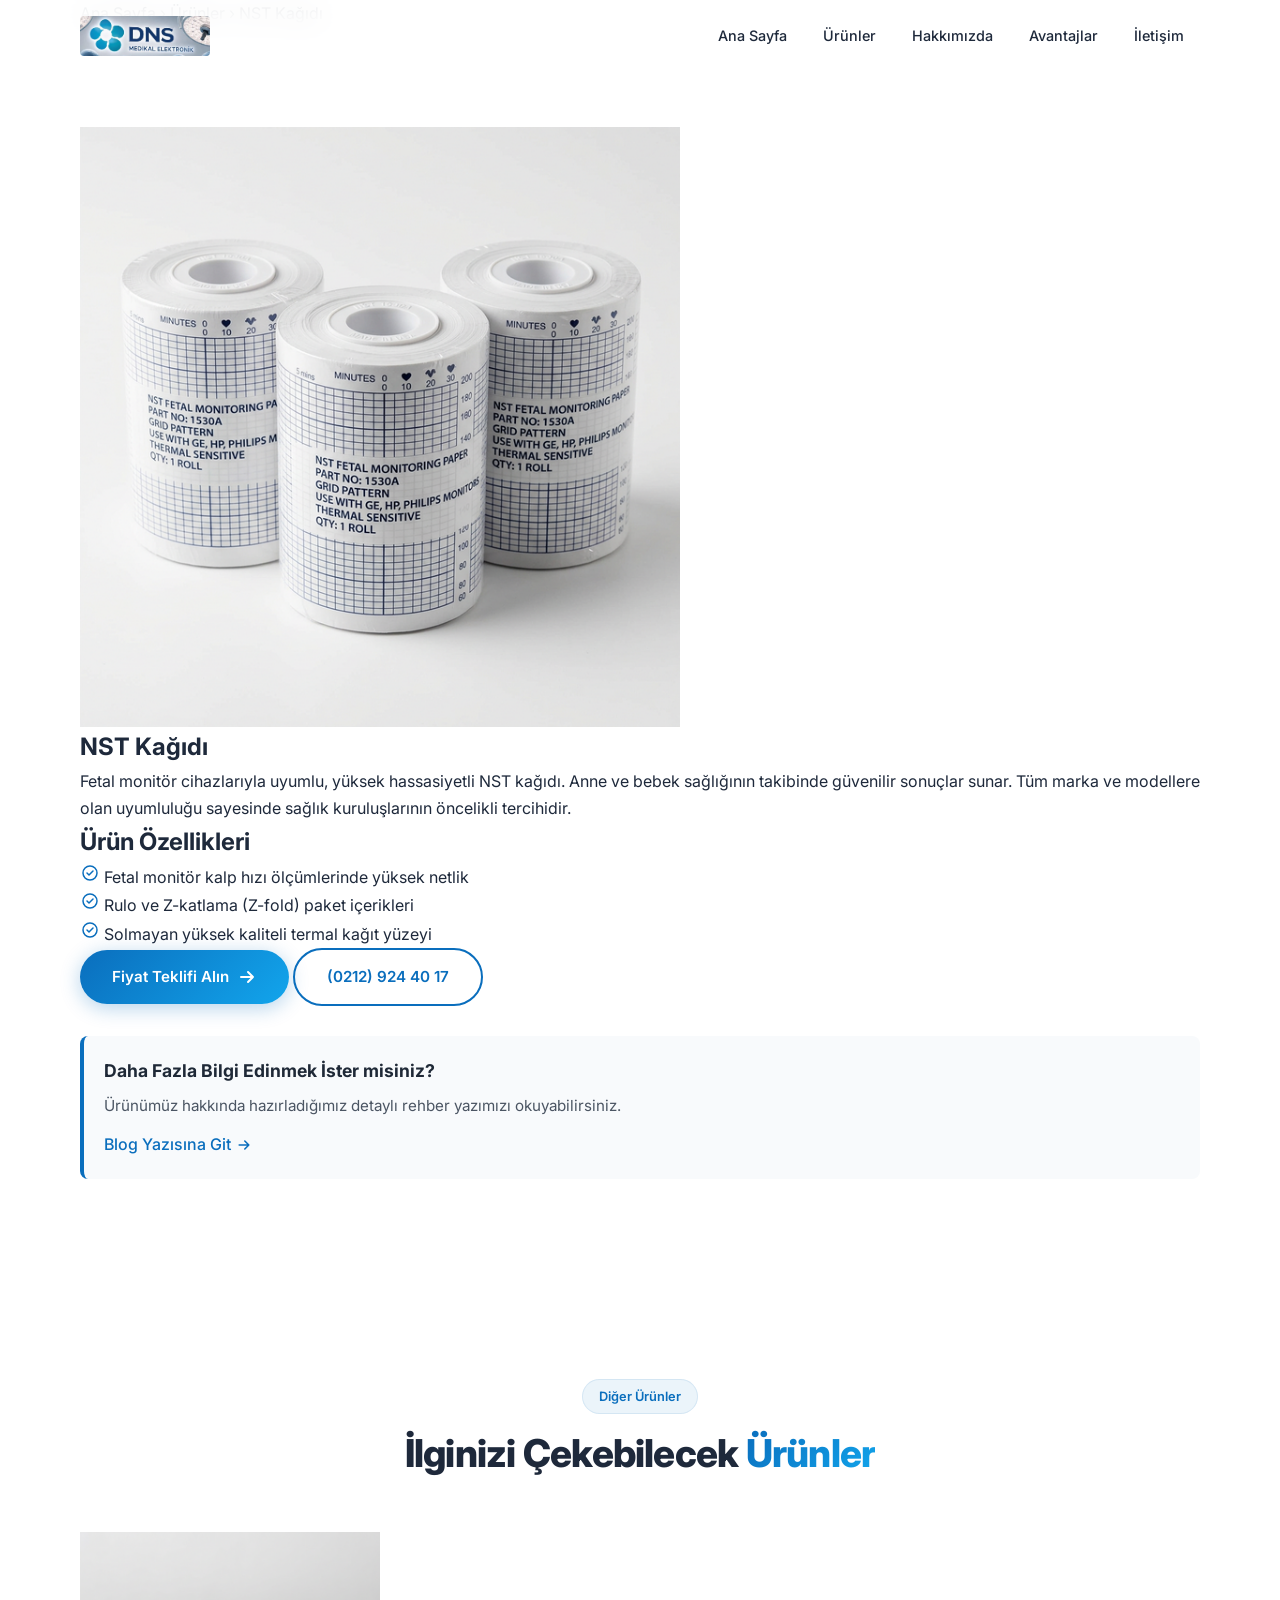
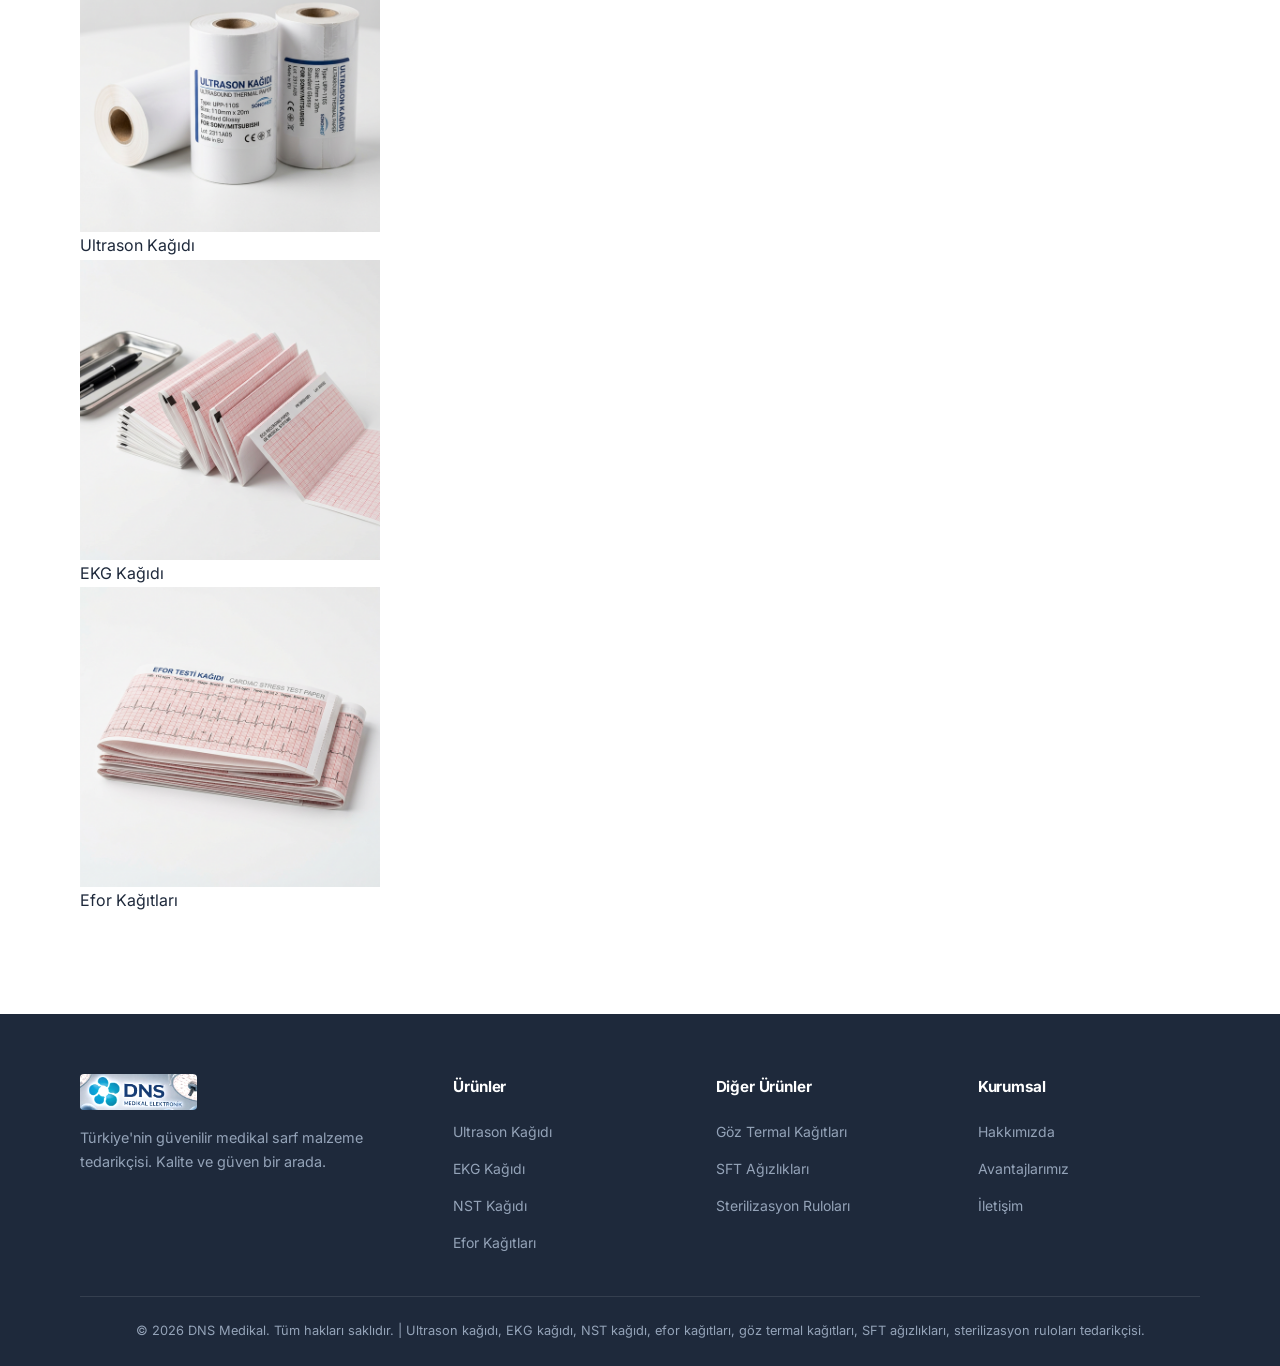
<file: products/nst-kagidi.html>
<!DOCTYPE html>
<html lang="tr">

<head>
    <meta charset="UTF-8">
    <meta name="viewport" content="width=device-width, initial-scale=1.0">
    <meta http-equiv="X-UA-Compatible" content="IE=edge">

    <!-- SEO Meta Tags -->
    <title>NST Kağıdı | DNS Medikal - Fetal Monitör Cihazları İçin Termal Kağıt</title>
    <meta name="description"
        content="Yüksek kaliteli NST kağıdı. Anne ve bebek sağlığının takibi için fetal monitör cihazlarıyla uyumlu termal baskı kağıdı.">
    <meta name="keywords" content="nst kağıdı, nst rulosu, nst z katlama, fetal monitör kağıdı, termal nst kağıdı">
    <meta name="author" content="DNS Medikal">
    <meta name="robots" content="index, follow">
    <link rel="canonical" href="https://www.dnsmedikal.com/nst-kagidi">

    <!-- Open Graph -->
    <meta property="og:title" content="NST Kağıdı | DNS Medikal">
    <meta property="og:description"
        content="Yüksek kaliteli NST kağıdı. Tüm fetal monitör cihazlarıyla uyumlu. Toptan ve perakende satış.">
    <meta property="og:type" content="product">
    <meta property="og:url" content="https://www.dnsmedikal.com/nst-kagidi">
    <meta property="og:image" content="https://www.dnsmedikal.com/images/nst_kagidi.png">
    <meta property="og:locale" content="tr_TR">

    <!-- Fonts -->
    <link rel="preconnect" href="https://fonts.googleapis.com">
    <link rel="preconnect" href="https://fonts.gstatic.com" crossorigin>
    <link href="https://fonts.googleapis.com/css2?family=Inter:wght@300;400;500;600;700;800&display=swap"
        rel="stylesheet">

    <!-- Stylesheet -->
    <link rel="stylesheet" href="../style.css">

    <!-- Schema.org Product Structured Data -->
    <script type="application/ld+json">
    {
        "@context": "https://schema.org",
        "@type": "Product",
        "name": "NST Kağıdı",
        "description": "Fetal monitör cihazlarıyla uyumlu, yüksek hassasiyetli NST kağıdı. Anne ve bebek sağlığının takibinde güvenilir sonuçlar sunar.",
        "image": "https://www.dnsmedikal.com/images/nst_kagidi.png",
        "brand": {
            "@type": "Brand",
            "name": "DNS Medikal"
        },
        "category": "Medikal Sarf Malzeme",
        "offers": {
            "@type": "Offer",
            "availability": "https://schema.org/InStock",
            "priceCurrency": "TRY",
            "seller": {
                "@type": "Organization",
                "name": "DNS Medikal"
            }
        }
    }
    </script>

    <!-- BreadcrumbList Schema -->
    <script type="application/ld+json">
    {
        "@context": "https://schema.org",
        "@type": "BreadcrumbList",
        "itemListElement": [
            {
                "@type": "ListItem",
                "position": 1,
                "name": "Ana Sayfa",
                "item": "https://www.dnsmedikal.com/"
            },
            {
                "@type": "ListItem",
                "position": 2,
                "name": "Ürünler",
                "item": "https://www.dnsmedikal.com/#urunler"
            },
            {
                "@type": "ListItem",
                "position": 3,
                "name": "NST Kağıdı",
                "item": "https://www.dnsmedikal.com/nst-kagidi"
            }
        ]
    }
    </script>
</head>

<body>

    <!-- Navigation -->
    <header class="navbar" id="navbar">
        <div class="container nav-container">
            <a href="../index.html" class="nav-logo">
                <img src="../images/logo.jpg" alt="DNS Medikal Elektronik Logo" class="nav-logo-img">
            </a>
            <button class="nav-toggle" id="navToggle" aria-label="Menüyü aç/kapat">
                <span></span>
                <span></span>
                <span></span>
            </button>
            <nav class="nav-menu" id="navMenu">
                <ul class="nav-list">
                    <li><a href="../index.html" class="nav-link">Ana Sayfa</a></li>
                    <li><a href="../index.html#urunler" class="nav-link active">Ürünler</a></li>
                    <li><a href="../index.html#hakkimizda" class="nav-link">Hakkımızda</a></li>
                    <li><a href="../index.html#avantajlar" class="nav-link">Avantajlar</a></li>
                    <li><a href="../index.html#iletisim" class="nav-link">İletişim</a></li>
                </ul>
            </nav>
        </div>
    </header>

    <!-- Breadcrumb -->
    <section class="breadcrumb-section">
        <div class="container">
            <nav class="breadcrumb" aria-label="Breadcrumb">
                <a href="../index.html">Ana Sayfa</a>
                <span class="breadcrumb-sep">›</span>
                <a href="../index.html#urunler">Ürünler</a>
                <span class="breadcrumb-sep">›</span>
                <span class="breadcrumb-current">NST Kağıdı</span>
            </nav>
        </div>
    </section>

    <!-- Product Detail -->
    <section class="section product-detail-section">
        <div class="container">
            <div class="product-detail-grid">
                <div class="product-detail-image fade-in">
                    <img src="../images/nst_kagidi.png" alt="NST kağıdı" loading="lazy" width="600" height="600">
                </div>
                <div class="product-detail-content fade-in">
                    <h1 class="product-detail-title">NST Kağıdı</h1>
                    <p class="product-detail-desc">
                        Fetal monitör cihazlarıyla uyumlu, yüksek hassasiyetli NST kağıdı. Anne ve bebek sağlığının
                        takibinde güvenilir sonuçlar sunar. Tüm marka ve modellere olan uyumluluğu sayesinde sağlık
                        kuruluşlarının öncelikli tercihidir.
                    </p>

                    <div class="product-features">
                        <h2 class="product-features-title">Ürün Özellikleri</h2>
                        <ul class="product-features-list">
                            <li>
                                <svg width="20" height="20" viewBox="0 0 20 20" fill="none">
                                    <path
                                        d="M7 10L9 12L13 8M17 10C17 13.87 13.87 17 10 17C6.13 17 3 13.87 3 10C3 6.13 6.13 3 10 3C13.87 3 17 6.13 17 10Z"
                                        stroke="#0A6EBD" stroke-width="1.5" stroke-linecap="round"
                                        stroke-linejoin="round" />
                                </svg>
                                Fetal monitör kalp hızı ölçümlerinde yüksek netlik
                            </li>
                            <li>
                                <svg width="20" height="20" viewBox="0 0 20 20" fill="none">
                                    <path
                                        d="M7 10L9 12L13 8M17 10C17 13.87 13.87 17 10 17C6.13 17 3 13.87 3 10C3 6.13 6.13 3 10 3C13.87 3 17 6.13 17 10Z"
                                        stroke="#0A6EBD" stroke-width="1.5" stroke-linecap="round"
                                        stroke-linejoin="round" />
                                </svg>
                                Rulo ve Z-katlama (Z-fold) paket içerikleri
                            </li>
                            <li>
                                <svg width="20" height="20" viewBox="0 0 20 20" fill="none">
                                    <path
                                        d="M7 10L9 12L13 8M17 10C17 13.87 13.87 17 10 17C6.13 17 3 13.87 3 10C3 6.13 6.13 3 10 3C13.87 3 17 6.13 17 10Z"
                                        stroke="#0A6EBD" stroke-width="1.5" stroke-linecap="round"
                                        stroke-linejoin="round" />
                                </svg>
                                Solmayan yüksek kaliteli termal kağıt yüzeyi
                            </li>
                        </ul>
                    </div>

                    <div class="product-cta">
                        <a href="../index.html#iletisim" class="btn btn-primary">
                            Fiyat Teklifi Alın
                            <svg width="20" height="20" viewBox="0 0 20 20" fill="none">
                                <path d="M4 10H16M16 10L11 5M16 10L11 15" stroke="currentColor" stroke-width="2"
                                    stroke-linecap="round" stroke-linejoin="round" />
                            </svg>
                        </a>
                        <a href="tel:+902129244017" class="btn btn-outline">
                            (0212) 924 40 17
                        </a>
                    </div>

                    <div style="margin-top: 30px; padding: 20px; background-color: #f8fafc; border-radius: 8px; border-left: 4px solid #0A6EBD;">
                        <h3 style="font-size: 1.1rem; color: #1f2937; margin-bottom: 8px;">Daha Fazla Bilgi Edinmek İster misiniz?</h3>
                        <p style="color: #4b5563; font-size: 0.95rem; margin-bottom: 12px;">Ürünümüz hakkında hazırladığımız detaylı rehber yazımızı okuyabilirsiniz.</p>
                        <a href="../blog/nst-kagidi.html" style="color: #0A6EBD; font-weight: 500; text-decoration: none; display: inline-flex; align-items: center; gap: 5px;">
                            Blog Yazısına Git
                            <svg width="16" height="16" viewBox="0 0 20 20" fill="none"><path d="M4 10H16M16 10L11 5M16 10L11 15" stroke="currentColor" stroke-width="2" stroke-linecap="round" stroke-linejoin="round" /></svg>
                        </a>
                    </div>
                </div>
            </div>
        </div>
    </section>

    <!-- Other Products -->
    <section class="section related-products-section">
        <div class="container">
            <div class="section-header fade-in">
                <span class="section-badge">Diğer Ürünler</span>
                <h2 class="section-title">İlginizi Çekebilecek <span class="gradient-text">Ürünler</span></h2>
            </div>
            <div class="related-products-grid">
                <a href="ultrason-kagidi.html" class="related-product-card fade-in">
                    <img src="../images/ultrason_kagidi.png" alt="Ultrason Kağıdı" loading="lazy" width="300"
                        height="200">
                    <span>Ultrason Kağıdı</span>
                </a>
                <a href="ekg-kagidi.html" class="related-product-card fade-in">
                    <img src="../images/ekg_kagidi.png" alt="EKG Kağıdı" loading="lazy" width="300" height="200">
                    <span>EKG Kağıdı</span>
                </a>
                <a href="efor-kagidi.html" class="related-product-card fade-in">
                    <img src="../images/efor_kagitlari.png" alt="Efor Kağıtları" loading="lazy" width="300"
                        height="200">
                    <span>Efor Kağıtları</span>
                </a>
            </div>
        </div>
    </section>

    <!-- Footer -->
    <footer class="footer">
        <div class="container">
            <div class="footer-grid">
                <div class="footer-brand">
                    <a href="../index.html" class="nav-logo footer-logo">
                        <img src="../images/logo.jpg" alt="DNS Medikal Elektronik Logo" class="footer-logo-img">
                    </a>
                    <p class="footer-desc">Türkiye'nin güvenilir medikal sarf malzeme tedarikçisi. Kalite ve güven bir
                        arada.</p>
                </div>

                <div class="footer-links">
                    <h4 class="footer-heading">Ürünler</h4>
                    <ul>
                        <li><a href="ultrason-kagidi.html">Ultrason Kağıdı</a></li>
                        <li><a href="ekg-kagidi.html">EKG Kağıdı</a></li>
                        <li><a href="nst-kagidi.html">NST Kağıdı</a></li>
                        <li><a href="efor-kagidi.html">Efor Kağıtları</a></li>
                    </ul>
                </div>

                <div class="footer-links">
                    <h4 class="footer-heading">Diğer Ürünler</h4>
                    <ul>
                        <li><a href="goz-termal-kagidi.html">Göz Termal Kağıtları</a></li>
                        <li><a href="sft-agizliklari.html">SFT Ağızlıkları</a></li>
                        <li><a href="sterilizasyon-rulolari.html">Sterilizasyon Ruloları</a></li>
                    </ul>
                </div>

                <div class="footer-links">
                    <h4 class="footer-heading">Kurumsal</h4>
                    <ul>
                        <li><a href="../index.html#hakkimizda">Hakkımızda</a></li>
                        <li><a href="../index.html#avantajlar">Avantajlarımız</a></li>
                        <li><a href="../index.html#iletisim">İletişim</a></li>
                    </ul>
                </div>
            </div>

            <div class="footer-bottom">
                <p>&copy; 2026 DNS Medikal. Tüm hakları saklıdır. | Ultrason kağıdı, EKG kağıdı, NST kağıdı, efor
                    kağıtları, göz termal kağıtları, SFT ağızlıkları, sterilizasyon ruloları tedarikçisi.</p>
            </div>
        </div>
    </footer>

    <!-- Back to Top -->
    <button class="back-to-top" id="backToTop" aria-label="Yukarı çık">
        <svg width="20" height="20" viewBox="0 0 20 20" fill="none">
            <path d="M10 16V4M10 4L5 9M10 4L15 9" stroke="currentColor" stroke-width="2" stroke-linecap="round"
                stroke-linejoin="round" />
        </svg>
    </button>

    <script src="../script.js"></script>
</body>

</html>
</file>
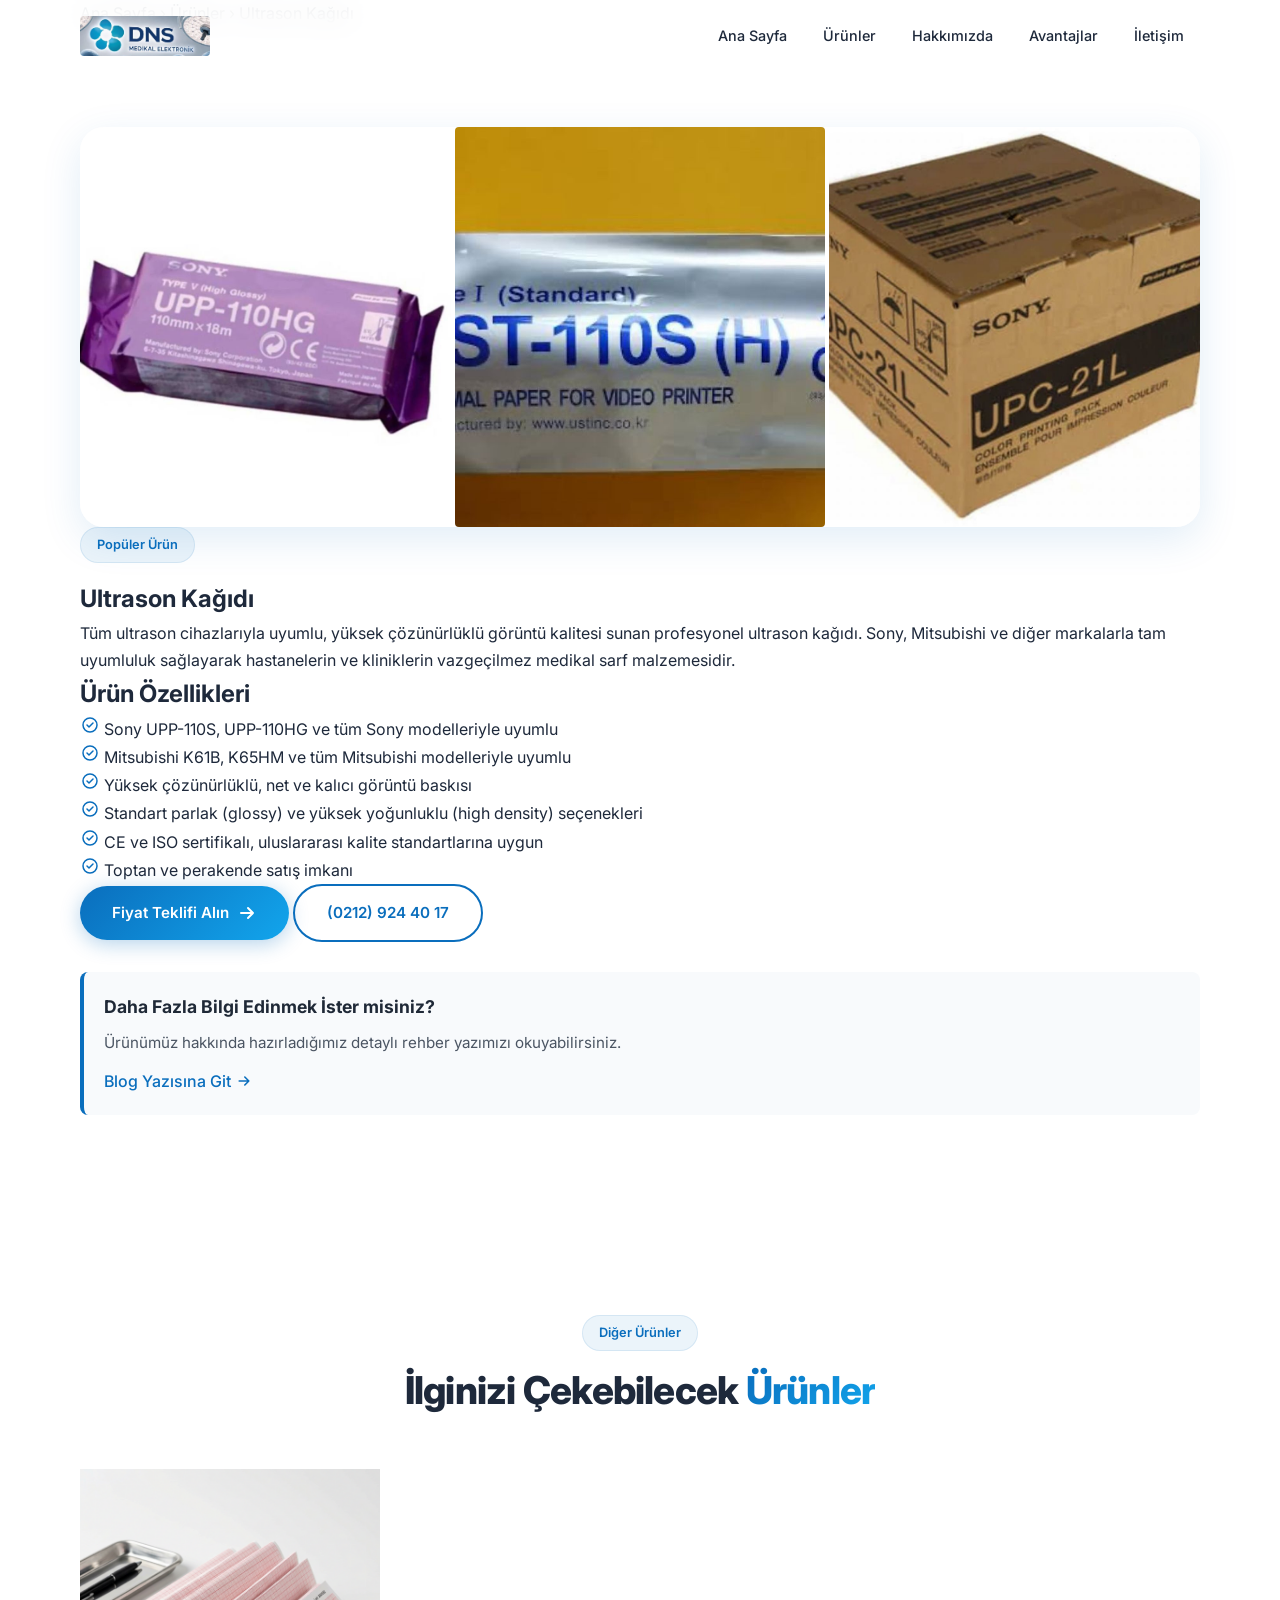
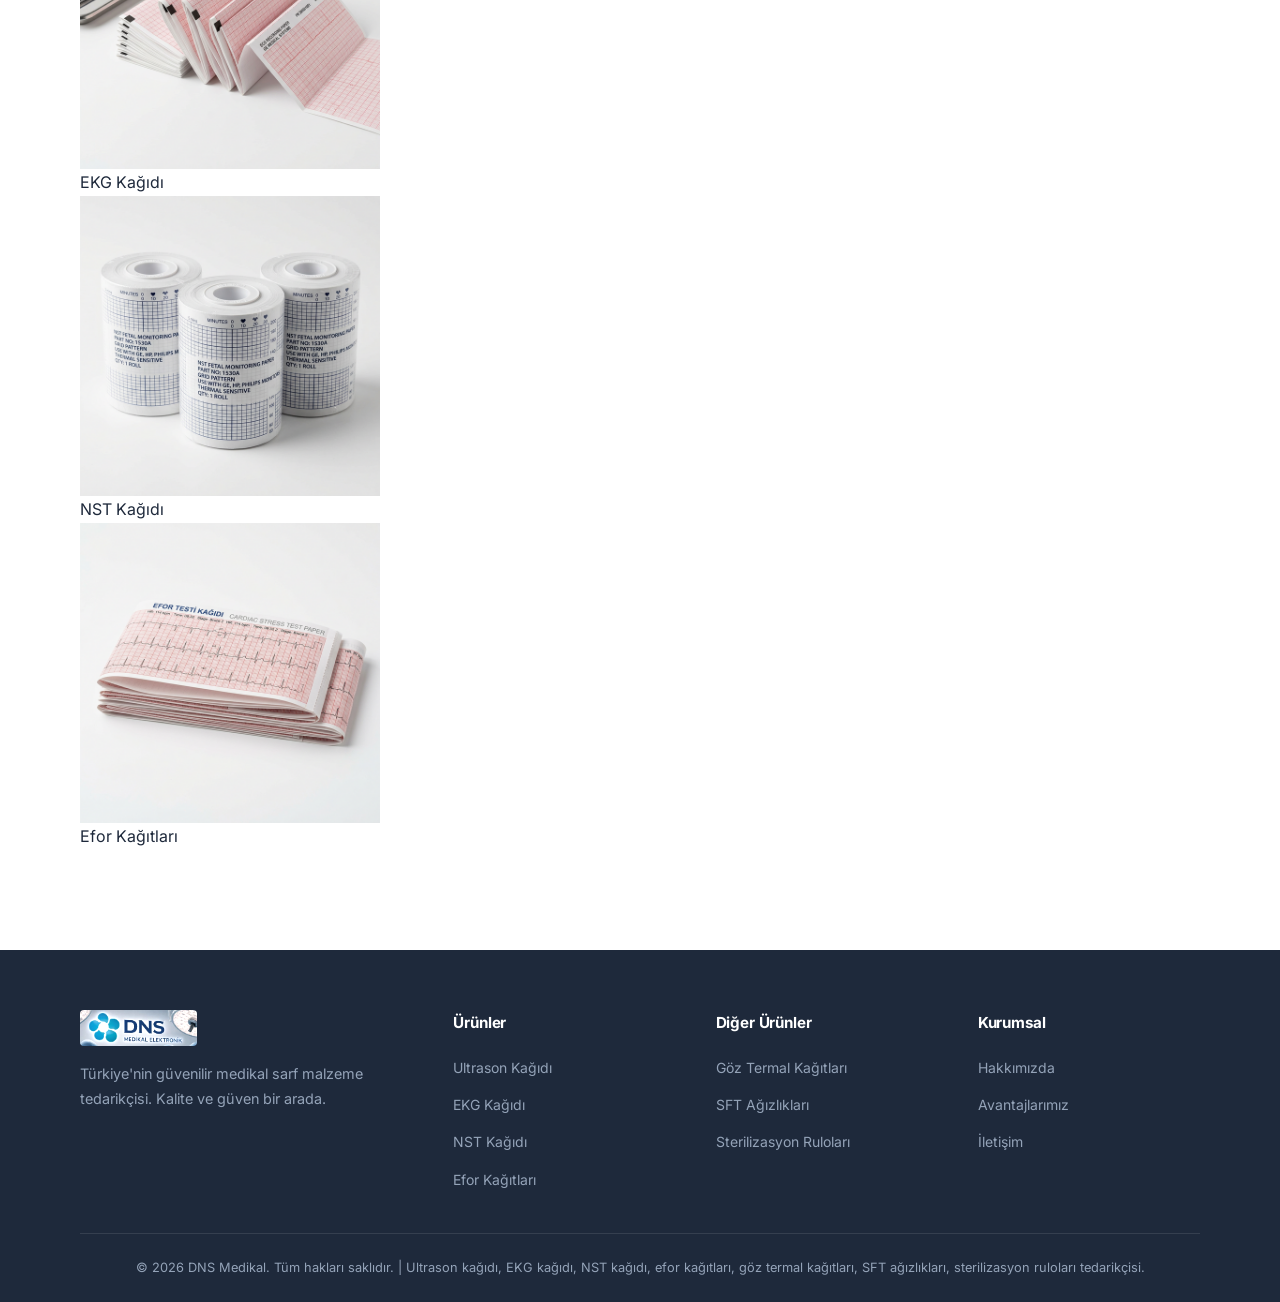
<file: products/ultrason-kagidi.html>
<!DOCTYPE html>
<html lang="tr">

<head>
    <meta charset="UTF-8">
    <meta name="viewport" content="width=device-width, initial-scale=1.0">
    <meta http-equiv="X-UA-Compatible" content="IE=edge">

    <!-- SEO Meta Tags -->
    <title>Ultrason Kağıdı | DNS Medikal - Sony, Mitsubishi Uyumlu Ultrason Baskı Kağıdı</title>
    <meta name="description"
        content="Yüksek kaliteli ultrason kağıdı. Sony, Mitsubishi ve tüm ultrason cihazlarıyla uyumlu termal baskı kağıdı. DNS Medikal güvencesiyle toptan ve perakende satış.">
    <meta name="keywords"
        content="ultrason kağıdı, ultrason baskı kağıdı, sony ultrason kağıdı, mitsubishi ultrason kağıdı, medikal ultrason kağıdı, termal ultrason kağıdı">
    <meta name="author" content="DNS Medikal">
    <meta name="robots" content="index, follow">
    <link rel="canonical" href="https://www.dnsmedikal.com/ultrason-kagidi">

    <!-- Open Graph -->
    <meta property="og:title" content="Ultrason Kağıdı | DNS Medikal">
    <meta property="og:description"
        content="Yüksek kaliteli ultrason kağıdı. Sony, Mitsubishi ve tüm ultrason cihazlarıyla uyumlu. Toptan ve perakende satış.">
    <meta property="og:type" content="product">
    <meta property="og:url" content="https://www.dnsmedikal.com/ultrason-kagidi">
    <meta property="og:image" content="https://www.dnsmedikal.com/images/ultrason_kagidi.png">
    <meta property="og:locale" content="tr_TR">

    <!-- Fonts -->
    <link rel="preconnect" href="https://fonts.googleapis.com">
    <link rel="preconnect" href="https://fonts.gstatic.com" crossorigin>
    <link href="https://fonts.googleapis.com/css2?family=Inter:wght@300;400;500;600;700;800&display=swap"
        rel="stylesheet">

    <!-- Stylesheet -->
    <link rel="stylesheet" href="../style.css">

    <!-- Schema.org Product Structured Data -->
    <script type="application/ld+json">
    {
        "@context": "https://schema.org",
        "@type": "Product",
        "name": "Ultrason Kağıdı",
        "description": "Tüm ultrason cihazlarıyla uyumlu, yüksek çözünürlüklü görüntü kalitesi sunan profesyonel ultrason kağıdı. Sony, Mitsubishi ve diğer markalarla tam uyumluluk.",
        "image": "https://www.dnsmedikal.com/images/ultrason_kagidi.png",
        "brand": {
            "@type": "Brand",
            "name": "DNS Medikal"
        },
        "category": "Medikal Sarf Malzeme",
        "offers": {
            "@type": "Offer",
            "availability": "https://schema.org/InStock",
            "priceCurrency": "TRY",
            "seller": {
                "@type": "Organization",
                "name": "DNS Medikal"
            }
        }
    }
    </script>

    <!-- BreadcrumbList Schema -->
    <script type="application/ld+json">
    {
        "@context": "https://schema.org",
        "@type": "BreadcrumbList",
        "itemListElement": [
            {
                "@type": "ListItem",
                "position": 1,
                "name": "Ana Sayfa",
                "item": "https://www.dnsmedikal.com/"
            },
            {
                "@type": "ListItem",
                "position": 2,
                "name": "Ürünler",
                "item": "https://www.dnsmedikal.com/#urunler"
            },
            {
                "@type": "ListItem",
                "position": 3,
                "name": "Ultrason Kağıdı",
                "item": "https://www.dnsmedikal.com/ultrason-kagidi"
            }
        ]
    }
    </script>
</head>

<body>

    <!-- Navigation -->
    <header class="navbar" id="navbar">
        <div class="container nav-container">
            <a href="../index.html" class="nav-logo">
                <img src="../images/logo.jpg" alt="DNS Medikal Elektronik Logo" class="nav-logo-img">
            </a>
            <button class="nav-toggle" id="navToggle" aria-label="Menüyü aç/kapat">
                <span></span>
                <span></span>
                <span></span>
            </button>
            <nav class="nav-menu" id="navMenu">
                <ul class="nav-list">
                    <li><a href="../index.html" class="nav-link">Ana Sayfa</a></li>
                    <li><a href="../index.html#urunler" class="nav-link active">Ürünler</a></li>
                    <li><a href="../index.html#hakkimizda" class="nav-link">Hakkımızda</a></li>
                    <li><a href="../index.html#avantajlar" class="nav-link">Avantajlar</a></li>
                    <li><a href="../index.html#iletisim" class="nav-link">İletişim</a></li>
                </ul>
            </nav>
        </div>
    </header>

    <!-- Breadcrumb -->
    <section class="breadcrumb-section">
        <div class="container">
            <nav class="breadcrumb" aria-label="Breadcrumb">
                <a href="../index.html">Ana Sayfa</a>
                <span class="breadcrumb-sep">›</span>
                <a href="../index.html#urunler">Ürünler</a>
                <span class="breadcrumb-sep">›</span>
                <span class="breadcrumb-current">Ultrason Kağıdı</span>
            </nav>
        </div>
    </section>

    <!-- Product Detail -->
    <section class="section product-detail-section">
        <div class="container">
            <div class="product-detail-grid">
                <div class="product-detail-image fade-in">
                    <div class="image-accordion">
                        <div class="image-accordion-item">
                            <img src="../images/ultrason_kagidi_1.png" alt="Ultrason Kağıdı Görsel 1" loading="lazy">
                        </div>
                        <div class="image-accordion-item">
                            <img src="../images/ultrason_kagidi_2.png" alt="Ultrason Kağıdı Görsel 2" loading="lazy">
                        </div>
                        <div class="image-accordion-item">
                            <img src="../images/ultrason_kagidi_3.png" alt="Ultrason Kağıdı Görsel 3" loading="lazy">
                        </div>
                    </div>
                </div>
                <div class="product-detail-content fade-in">
                    <span class="section-badge">Popüler Ürün</span>
                    <h1 class="product-detail-title">Ultrason Kağıdı</h1>
                    <p class="product-detail-desc">
                        Tüm ultrason cihazlarıyla uyumlu, yüksek çözünürlüklü görüntü kalitesi sunan profesyonel
                        ultrason kağıdı. Sony, Mitsubishi ve diğer markalarla tam uyumluluk sağlayarak
                        hastanelerin ve kliniklerin vazgeçilmez medikal sarf malzemesidir.
                    </p>

                    <div class="product-features">
                        <h2 class="product-features-title">Ürün Özellikleri</h2>
                        <ul class="product-features-list">
                            <li>
                                <svg width="20" height="20" viewBox="0 0 20 20" fill="none">
                                    <path
                                        d="M7 10L9 12L13 8M17 10C17 13.87 13.87 17 10 17C6.13 17 3 13.87 3 10C3 6.13 6.13 3 10 3C13.87 3 17 6.13 17 10Z"
                                        stroke="#0A6EBD" stroke-width="1.5" stroke-linecap="round"
                                        stroke-linejoin="round" />
                                </svg>
                                Sony UPP-110S, UPP-110HG ve tüm Sony modelleriyle uyumlu
                            </li>
                            <li>
                                <svg width="20" height="20" viewBox="0 0 20 20" fill="none">
                                    <path
                                        d="M7 10L9 12L13 8M17 10C17 13.87 13.87 17 10 17C6.13 17 3 13.87 3 10C3 6.13 6.13 3 10 3C13.87 3 17 6.13 17 10Z"
                                        stroke="#0A6EBD" stroke-width="1.5" stroke-linecap="round"
                                        stroke-linejoin="round" />
                                </svg>
                                Mitsubishi K61B, K65HM ve tüm Mitsubishi modelleriyle uyumlu
                            </li>
                            <li>
                                <svg width="20" height="20" viewBox="0 0 20 20" fill="none">
                                    <path
                                        d="M7 10L9 12L13 8M17 10C17 13.87 13.87 17 10 17C6.13 17 3 13.87 3 10C3 6.13 6.13 3 10 3C13.87 3 17 6.13 17 10Z"
                                        stroke="#0A6EBD" stroke-width="1.5" stroke-linecap="round"
                                        stroke-linejoin="round" />
                                </svg>
                                Yüksek çözünürlüklü, net ve kalıcı görüntü baskısı
                            </li>
                            <li>
                                <svg width="20" height="20" viewBox="0 0 20 20" fill="none">
                                    <path
                                        d="M7 10L9 12L13 8M17 10C17 13.87 13.87 17 10 17C6.13 17 3 13.87 3 10C3 6.13 6.13 3 10 3C13.87 3 17 6.13 17 10Z"
                                        stroke="#0A6EBD" stroke-width="1.5" stroke-linecap="round"
                                        stroke-linejoin="round" />
                                </svg>
                                Standart parlak (glossy) ve yüksek yoğunluklu (high density) seçenekleri
                            </li>
                            <li>
                                <svg width="20" height="20" viewBox="0 0 20 20" fill="none">
                                    <path
                                        d="M7 10L9 12L13 8M17 10C17 13.87 13.87 17 10 17C6.13 17 3 13.87 3 10C3 6.13 6.13 3 10 3C13.87 3 17 6.13 17 10Z"
                                        stroke="#0A6EBD" stroke-width="1.5" stroke-linecap="round"
                                        stroke-linejoin="round" />
                                </svg>
                                CE ve ISO sertifikalı, uluslararası kalite standartlarına uygun
                            </li>
                            <li>
                                <svg width="20" height="20" viewBox="0 0 20 20" fill="none">
                                    <path
                                        d="M7 10L9 12L13 8M17 10C17 13.87 13.87 17 10 17C6.13 17 3 13.87 3 10C3 6.13 6.13 3 10 3C13.87 3 17 6.13 17 10Z"
                                        stroke="#0A6EBD" stroke-width="1.5" stroke-linecap="round"
                                        stroke-linejoin="round" />
                                </svg>
                                Toptan ve perakende satış imkanı
                            </li>
                        </ul>
                    </div>

                    <div class="product-cta">
                        <a href="../index.html#iletisim" class="btn btn-primary">
                            Fiyat Teklifi Alın
                            <svg width="20" height="20" viewBox="0 0 20 20" fill="none">
                                <path d="M4 10H16M16 10L11 5M16 10L11 15" stroke="currentColor" stroke-width="2"
                                    stroke-linecap="round" stroke-linejoin="round" />
                            </svg>
                        </a>
                        <a href="tel:+902129244017" class="btn btn-outline">
                            (0212) 924 40 17
                        </a>
                    </div>

                    <div style="margin-top: 30px; padding: 20px; background-color: #f8fafc; border-radius: 8px; border-left: 4px solid #0A6EBD;">
                        <h3 style="font-size: 1.1rem; color: #1f2937; margin-bottom: 8px;">Daha Fazla Bilgi Edinmek İster misiniz?</h3>
                        <p style="color: #4b5563; font-size: 0.95rem; margin-bottom: 12px;">Ürünümüz hakkında hazırladığımız detaylı rehber yazımızı okuyabilirsiniz.</p>
                        <a href="../blog/ultrason-kagidi.html" style="color: #0A6EBD; font-weight: 500; text-decoration: none; display: inline-flex; align-items: center; gap: 5px;">
                            Blog Yazısına Git
                            <svg width="16" height="16" viewBox="0 0 20 20" fill="none"><path d="M4 10H16M16 10L11 5M16 10L11 15" stroke="currentColor" stroke-width="2" stroke-linecap="round" stroke-linejoin="round" /></svg>
                        </a>
                    </div>
                </div>
            </div>
        </div>
    </section>

    <!-- Other Products -->
    <section class="section related-products-section">
        <div class="container">
            <div class="section-header fade-in">
                <span class="section-badge">Diğer Ürünler</span>
                <h2 class="section-title">İlginizi Çekebilecek <span class="gradient-text">Ürünler</span></h2>
            </div>
            <div class="related-products-grid">
                <a href="ekg-kagidi.html" class="related-product-card fade-in">
                    <img src="../images/ekg_kagidi.png" alt="EKG Kağıdı" loading="lazy" width="300" height="200">
                    <span>EKG Kağıdı</span>
                </a>
                <a href="nst-kagidi.html" class="related-product-card fade-in">
                    <img src="../images/nst_kagidi.png" alt="NST Kağıdı" loading="lazy" width="300" height="200">
                    <span>NST Kağıdı</span>
                </a>
                <a href="efor-kagidi.html" class="related-product-card fade-in">
                    <img src="../images/efor_kagitlari.png" alt="Efor Kağıtları" loading="lazy" width="300"
                        height="200">
                    <span>Efor Kağıtları</span>
                </a>
            </div>
        </div>
    </section>

    <!-- Footer -->
    <footer class="footer">
        <div class="container">
            <div class="footer-grid">
                <div class="footer-brand">
                    <a href="../index.html" class="nav-logo footer-logo">
                        <img src="../images/logo.jpg" alt="DNS Medikal Elektronik Logo" class="footer-logo-img">
                    </a>
                    <p class="footer-desc">Türkiye'nin güvenilir medikal sarf malzeme tedarikçisi. Kalite ve güven bir
                        arada.</p>
                </div>

                <div class="footer-links">
                    <h4 class="footer-heading">Ürünler</h4>
                    <ul>
                        <li><a href="ultrason-kagidi.html">Ultrason Kağıdı</a></li>
                        <li><a href="ekg-kagidi.html">EKG Kağıdı</a></li>
                        <li><a href="nst-kagidi.html">NST Kağıdı</a></li>
                        <li><a href="efor-kagidi.html">Efor Kağıtları</a></li>
                    </ul>
                </div>

                <div class="footer-links">
                    <h4 class="footer-heading">Diğer Ürünler</h4>
                    <ul>
                        <li><a href="goz-termal-kagidi.html">Göz Termal Kağıtları</a></li>
                        <li><a href="sft-agizliklari.html">SFT Ağızlıkları</a></li>
                        <li><a href="sterilizasyon-rulolari.html">Sterilizasyon Ruloları</a></li>
                    </ul>
                </div>

                <div class="footer-links">
                    <h4 class="footer-heading">Kurumsal</h4>
                    <ul>
                        <li><a href="../index.html#hakkimizda">Hakkımızda</a></li>
                        <li><a href="../index.html#avantajlar">Avantajlarımız</a></li>
                        <li><a href="../index.html#iletisim">İletişim</a></li>
                    </ul>
                </div>
            </div>

            <div class="footer-bottom">
                <p>&copy; 2026 DNS Medikal. Tüm hakları saklıdır. | Ultrason kağıdı, EKG kağıdı, NST kağıdı, efor
                    kağıtları, göz termal kağıtları, SFT ağızlıkları, sterilizasyon ruloları tedarikçisi.</p>
            </div>
        </div>
    </footer>

    <!-- Back to Top -->
    <button class="back-to-top" id="backToTop" aria-label="Yukarı çık">
        <svg width="20" height="20" viewBox="0 0 20 20" fill="none">
            <path d="M10 16V4M10 4L5 9M10 4L15 9" stroke="currentColor" stroke-width="2" stroke-linecap="round"
                stroke-linejoin="round" />
        </svg>
    </button>

    <script src="../script.js"></script>
</body>

</html>
</file>
<file: style.css>
/* ===================================
   DNS Medikal - Style Sheet
   Mobile-First Responsive Design
   =================================== */

/* --- CSS Custom Properties --- */
:root {
    --color-primary: #0A6EBD;
    --color-primary-dark: #085a9a;
    --color-primary-light: #12A5EC;
    --color-accent: #12A5EC;
    --color-white: #FFFFFF;
    --color-bg: #F5F7FA;
    --color-bg-alt: #EBF0F6;
    --color-text: #1E293B;
    --color-text-light: #64748B;
    --color-text-lighter: #94A3B8;
    --color-border: #E2E8F0;
    --color-card: #FFFFFF;
    --color-success: #10B981;

    --shadow-sm: 0 1px 3px rgba(10, 110, 189, 0.06);
    --shadow-md: 0 4px 16px rgba(10, 110, 189, 0.08);
    --shadow-lg: 0 12px 40px rgba(10, 110, 189, 0.12);
    --shadow-xl: 0 20px 60px rgba(10, 110, 189, 0.15);
    --shadow-card: 0 2px 12px rgba(10, 110, 189, 0.07);
    --shadow-card-hover: 0 12px 36px rgba(10, 110, 189, 0.14);

    --radius-sm: 8px;
    --radius-md: 12px;
    --radius-lg: 16px;
    --radius-xl: 24px;
    --radius-full: 9999px;

    --font-family: 'Inter', -apple-system, BlinkMacSystemFont, 'Segoe UI', Roboto, sans-serif;

    --transition-fast: 0.2s cubic-bezier(0.4, 0, 0.2, 1);
    --transition-base: 0.3s cubic-bezier(0.4, 0, 0.2, 1);
    --transition-slow: 0.5s cubic-bezier(0.4, 0, 0.2, 1);
}

/* --- Reset & Base --- */
*,
*::before,
*::after {
    margin: 0;
    padding: 0;
    box-sizing: border-box;
}

html {
    scroll-behavior: smooth;
    -webkit-text-size-adjust: 100%;
}

body {
    font-family: var(--font-family);
    font-size: 16px;
    line-height: 1.7;
    color: var(--color-text);
    background-color: var(--color-white);
    overflow-x: hidden;
    -webkit-font-smoothing: antialiased;
    -moz-osx-font-smoothing: grayscale;
}

img {
    max-width: 100%;
    height: auto;
    display: block;
}

a {
    text-decoration: none;
    color: inherit;
    transition: color var(--transition-fast);
}

ul {
    list-style: none;
}

/* --- Container --- */
.container {
    width: 100%;
    max-width: 1200px;
    margin: 0 auto;
    padding: 0 20px;
}

/* --- Gradient Text --- */
.gradient-text {
    background: linear-gradient(135deg, var(--color-primary) 0%, var(--color-accent) 100%);
    -webkit-background-clip: text;
    -webkit-text-fill-color: transparent;
    background-clip: text;
}

/* --- Buttons --- */
.btn {
    display: inline-flex;
    align-items: center;
    gap: 8px;
    font-family: var(--font-family);
    font-weight: 600;
    font-size: 0.95rem;
    border: none;
    cursor: pointer;
    transition: all var(--transition-base);
    border-radius: var(--radius-full);
    text-align: center;
    white-space: nowrap;
}

.btn-primary {
    padding: 14px 32px;
    background: linear-gradient(135deg, var(--color-primary), var(--color-accent));
    color: var(--color-white);
    box-shadow: 0 4px 20px rgba(10, 110, 189, 0.3);
}

.btn-primary:hover {
    transform: translateY(-2px);
    box-shadow: 0 8px 30px rgba(10, 110, 189, 0.4);
}

.btn-primary:active {
    transform: translateY(0);
}

.btn-outline {
    padding: 14px 32px;
    background: transparent;
    color: var(--color-primary);
    border: 2px solid var(--color-primary);
}

.btn-outline:hover {
    background: var(--color-primary);
    color: var(--color-white);
    transform: translateY(-2px);
}

.btn-card {
    padding: 10px 24px;
    background: linear-gradient(135deg, var(--color-primary), var(--color-accent));
    color: var(--color-white);
    font-size: 0.875rem;
    box-shadow: 0 2px 12px rgba(10, 110, 189, 0.2);
}

.btn-card:hover {
    transform: translateY(-1px);
    box-shadow: 0 6px 20px rgba(10, 110, 189, 0.35);
}

/* --- Scroll Animations --- */
.fade-in {
    opacity: 0;
    transform: translateY(30px);
    transition: opacity 0.7s ease-out, transform 0.7s ease-out;
}

.fade-in.visible {
    opacity: 1;
    transform: translateY(0);
}

/* ===================================
   NAVBAR
   =================================== */
.navbar {
    position: fixed;
    top: 0;
    left: 0;
    right: 0;
    z-index: 1000;
    padding: 16px 0;
    background: rgba(255, 255, 255, 0.85);
    backdrop-filter: blur(16px);
    -webkit-backdrop-filter: blur(16px);
    border-bottom: 1px solid transparent;
    transition: all var(--transition-base);
}

.navbar.scrolled {
    padding: 10px 0;
    background: rgba(255, 255, 255, 0.97);
    border-bottom-color: var(--color-border);
    box-shadow: var(--shadow-sm);
}

.nav-container {
    display: flex;
    align-items: center;
    justify-content: space-between;
}

.nav-logo {
    display: flex;
    align-items: center;
    gap: 10px;
    z-index: 1001;
}

.logo-text {
    font-size: 1.25rem;
    font-weight: 400;
    color: var(--color-text);
    letter-spacing: -0.01em;
}

.logo-text strong {
    font-weight: 700;
}

.nav-logo-img {
    height: 40px;
    width: auto;
    display: block;
    border-radius: 4px;
}

/* Hamburger */
.nav-toggle {
    display: flex;
    flex-direction: column;
    gap: 5px;
    background: none;
    border: none;
    cursor: pointer;
    padding: 6px;
    z-index: 1001;
}

.nav-toggle span {
    display: block;
    width: 24px;
    height: 2.5px;
    background: var(--color-text);
    border-radius: 2px;
    transition: all var(--transition-base);
    transform-origin: center;
}

.nav-toggle.active span:nth-child(1) {
    transform: translateY(7.5px) rotate(45deg);
}

.nav-toggle.active span:nth-child(2) {
    opacity: 0;
    transform: scaleX(0);
}

.nav-toggle.active span:nth-child(3) {
    transform: translateY(-7.5px) rotate(-45deg);
}

/* Mobile Nav */
.nav-menu {
    position: fixed;
    top: 0;
    right: -100%;
    width: 80%;
    max-width: 350px;
    height: 100vh;
    background: var(--color-white);
    box-shadow: var(--shadow-xl);
    transition: right var(--transition-base);
    padding: 100px 32px 40px;
    z-index: 1000;
}

.nav-menu.open {
    right: 0;
}

.nav-list {
    display: flex;
    flex-direction: column;
    gap: 8px;
}

.nav-link {
    display: block;
    padding: 12px 16px;
    font-size: 1rem;
    font-weight: 500;
    color: var(--color-text);
    border-radius: var(--radius-sm);
    transition: all var(--transition-fast);
}

.nav-link:hover,
.nav-link.active {
    color: var(--color-primary);
    background: rgba(10, 110, 189, 0.06);
}

/* Mobile overlay */
.nav-overlay {
    position: fixed;
    inset: 0;
    background: rgba(0, 0, 0, 0.4);
    z-index: 999;
    opacity: 0;
    visibility: hidden;
    transition: all var(--transition-base);
}

.nav-overlay.show {
    opacity: 1;
    visibility: visible;
}

/* ===================================
   HERO
   =================================== */
.hero {
    position: relative;
    min-height: 100vh;
    display: flex;
    align-items: center;
    padding: 120px 0 80px;
    overflow: hidden;
}

.hero-banner {
    position: absolute;
    inset: 0;
    z-index: 0;
}

.hero-banner-img {
    width: 100%;
    height: 100%;
    object-fit: cover;
}

.hero-overlay {
    position: absolute;
    inset: 0;
    background: linear-gradient(165deg, rgba(240, 247, 255, 0.92) 0%, rgba(230, 242, 255, 0.88) 30%, rgba(245, 247, 250, 0.85) 70%, rgba(255, 255, 255, 0.9) 100%);
}

.hero-bg-shapes {
    position: absolute;
    inset: 0;
    pointer-events: none;
    overflow: hidden;
}

.hero-shape {
    position: absolute;
    border-radius: 50%;
    opacity: 0.08;
}

.hero-shape-1 {
    width: 500px;
    height: 500px;
    background: var(--color-primary);
    top: -150px;
    right: -100px;
    animation: floatSlow 20s ease-in-out infinite;
}

.hero-shape-2 {
    width: 300px;
    height: 300px;
    background: var(--color-accent);
    bottom: -50px;
    left: -80px;
    animation: floatSlow 15s ease-in-out infinite reverse;
}

.hero-shape-3 {
    width: 200px;
    height: 200px;
    background: var(--color-primary-light);
    top: 40%;
    left: 60%;
    animation: floatSlow 18s ease-in-out infinite 3s;
}

@keyframes floatSlow {

    0%,
    100% {
        transform: translate(0, 0) scale(1);
    }

    33% {
        transform: translate(20px, -30px) scale(1.05);
    }

    66% {
        transform: translate(-15px, 15px) scale(0.95);
    }
}

.hero-content {
    position: relative;
    z-index: 1;
    max-width: 720px;
}

.hero-badge {
    display: inline-flex;
    align-items: center;
    gap: 8px;
    padding: 8px 18px;
    background: rgba(10, 110, 189, 0.08);
    border-radius: var(--radius-full);
    font-size: 0.8rem;
    font-weight: 600;
    color: var(--color-primary);
    margin-bottom: 24px;
    border: 1px solid rgba(10, 110, 189, 0.12);
}

.hero-title {
    font-size: 2.5rem;
    font-weight: 800;
    line-height: 1.15;
    letter-spacing: -0.03em;
    color: var(--color-text);
    margin-bottom: 20px;
}

.hero-desc {
    font-size: 1.05rem;
    color: var(--color-text-light);
    line-height: 1.8;
    margin-bottom: 32px;
}

.hero-buttons {
    display: flex;
    flex-wrap: wrap;
    gap: 14px;
    margin-bottom: 48px;
}

.hero-stats {
    display: flex;
    align-items: center;
    gap: 24px;
    flex-wrap: wrap;
}

.stat {
    display: flex;
    flex-direction: column;
}

.stat-number {
    font-size: 1.5rem;
    font-weight: 800;
    color: var(--color-primary);
    letter-spacing: -0.02em;
}

.stat-label {
    font-size: 0.8rem;
    color: var(--color-text-light);
    font-weight: 500;
}

.stat-divider {
    width: 1px;
    height: 36px;
    background: var(--color-border);
}

/* ===================================
   SECTIONS
   =================================== */
.section {
    padding: 80px 0;
}

.section-header {
    text-align: center;
    max-width: 600px;
    margin: 0 auto 56px;
}

.section-badge {
    display: inline-block;
    padding: 6px 16px;
    background: rgba(10, 110, 189, 0.08);
    border-radius: var(--radius-full);
    font-size: 0.8rem;
    font-weight: 600;
    color: var(--color-primary);
    margin-bottom: 16px;
    border: 1px solid rgba(10, 110, 189, 0.1);
}

.section-title {
    font-size: 2rem;
    font-weight: 800;
    line-height: 1.2;
    letter-spacing: -0.02em;
    color: var(--color-text);
    margin-bottom: 16px;
}

.section-desc {
    font-size: 1rem;
    color: var(--color-text-light);
    line-height: 1.7;
}

/* ===================================
   PRODUCTS
   =================================== */
.products-section {
    background: var(--color-bg);
}

.products-grid {
    display: grid;
    grid-template-columns: 1fr;
    gap: 24px;
}

.product-card {
    background: var(--color-card);
    border-radius: var(--radius-lg);
    overflow: hidden;
    box-shadow: var(--shadow-card);
    transition: all var(--transition-base);
    border: 1px solid var(--color-border);
}

.product-card:hover {
    transform: translateY(-6px);
    box-shadow: var(--shadow-card-hover);
    border-color: rgba(10, 110, 189, 0.2);
}

.product-image {
    position: relative;
    overflow: hidden;
    aspect-ratio: 3/2;
    background: var(--color-bg);
}

.product-image img {
    width: 100%;
    height: 100%;
    object-fit: cover;
    transition: transform var(--transition-slow);
}

.product-card:hover .product-image img {
    transform: scale(1.05);
}

.product-badge {
    position: absolute;
    top: 14px;
    left: 14px;
    padding: 5px 14px;
    background: linear-gradient(135deg, var(--color-primary), var(--color-accent));
    color: var(--color-white);
    font-size: 0.75rem;
    font-weight: 700;
    border-radius: var(--radius-full);
    letter-spacing: 0.02em;
    box-shadow: 0 2px 8px rgba(10, 110, 189, 0.3);
}

.product-body {
    padding: 24px;
}

.product-title {
    font-size: 1.2rem;
    font-weight: 700;
    color: var(--color-text);
    margin-bottom: 10px;
    letter-spacing: -0.01em;
}

.product-desc {
    font-size: 0.9rem;
    color: var(--color-text-light);
    line-height: 1.7;
    margin-bottom: 20px;
}

/* ===================================
   ABOUT
   =================================== */
.about-section {
    background: var(--color-white);
}

.about-grid {
    display: grid;
    grid-template-columns: 1fr;
    gap: 48px;
    align-items: center;
}

.about-image {
    position: relative;
    border-radius: var(--radius-xl);
    overflow: hidden;
    box-shadow: var(--shadow-lg);
}

.about-image img {
    width: 100%;
    height: auto;
    display: block;
}

.about-image-badge {
    position: absolute;
    bottom: 20px;
    right: 20px;
    background: var(--color-white);
    padding: 16px 24px;
    border-radius: var(--radius-md);
    box-shadow: var(--shadow-md);
    text-align: center;
}

.about-badge-number {
    display: block;
    font-size: 1.5rem;
    font-weight: 800;
    color: var(--color-primary);
    line-height: 1;
}

.about-badge-text {
    display: block;
    font-size: 0.75rem;
    color: var(--color-text-light);
    font-weight: 600;
    margin-top: 4px;
}

.about-content .section-badge {
    margin-bottom: 12px;
}

.about-content .section-title {
    text-align: left;
    margin-bottom: 20px;
}

.about-text {
    font-size: 0.95rem;
    color: var(--color-text-light);
    line-height: 1.8;
    margin-bottom: 16px;
}

.about-features {
    display: flex;
    flex-direction: column;
    gap: 14px;
    margin-top: 24px;
}

.about-feature {
    display: flex;
    align-items: center;
    gap: 12px;
    font-size: 0.9rem;
    font-weight: 500;
    color: var(--color-text);
}

.about-feature svg {
    flex-shrink: 0;
}

/* ===================================
   ADVANTAGES
   =================================== */
.advantages-section {
    background: var(--color-bg);
}

.advantages-grid {
    display: grid;
    grid-template-columns: 1fr;
    gap: 24px;
}

.advantage-card {
    background: var(--color-card);
    border-radius: var(--radius-lg);
    padding: 36px 28px;
    text-align: center;
    box-shadow: var(--shadow-card);
    transition: all var(--transition-base);
    border: 1px solid var(--color-border);
    position: relative;
    overflow: hidden;
}

.advantage-card::before {
    content: '';
    position: absolute;
    top: 0;
    left: 0;
    right: 0;
    height: 3px;
    background: linear-gradient(90deg, var(--color-primary), var(--color-accent));
    transform: scaleX(0);
    transition: transform var(--transition-base);
}

.advantage-card:hover::before {
    transform: scaleX(1);
}

.advantage-card:hover {
    transform: translateY(-6px);
    box-shadow: var(--shadow-card-hover);
}

.advantage-icon {
    display: inline-flex;
    align-items: center;
    justify-content: center;
    width: 64px;
    height: 64px;
    background: linear-gradient(135deg, rgba(10, 110, 189, 0.08), rgba(18, 165, 236, 0.08));
    border-radius: var(--radius-md);
    color: var(--color-primary);
    margin-bottom: 20px;
    transition: all var(--transition-base);
}

.advantage-card:hover .advantage-icon {
    background: linear-gradient(135deg, var(--color-primary), var(--color-accent));
    color: var(--color-white);
    transform: scale(1.08);
}

.advantage-title {
    font-size: 1.15rem;
    font-weight: 700;
    color: var(--color-text);
    margin-bottom: 12px;
    letter-spacing: -0.01em;
}

.advantage-desc {
    font-size: 0.9rem;
    color: var(--color-text-light);
    line-height: 1.7;
}

/* ===================================
   CONTACT
   =================================== */
.contact-section {
    background: var(--color-white);
}

.contact-grid {
    display: grid;
    grid-template-columns: 1fr;
    gap: 24px;
}

.contact-card {
    background: var(--color-bg);
    border-radius: var(--radius-lg);
    padding: 36px 28px;
    text-align: center;
    transition: all var(--transition-base);
    border: 1px solid var(--color-border);
}

.contact-card:hover {
    transform: translateY(-4px);
    box-shadow: var(--shadow-md);
    border-color: rgba(10, 110, 189, 0.15);
}

.contact-icon {
    display: inline-flex;
    align-items: center;
    justify-content: center;
    width: 56px;
    height: 56px;
    background: linear-gradient(135deg, var(--color-primary), var(--color-accent));
    border-radius: var(--radius-md);
    color: var(--color-white);
    margin-bottom: 20px;
}

.contact-title {
    font-size: 1.1rem;
    font-weight: 700;
    color: var(--color-text);
    margin-bottom: 12px;
}

.contact-info {
    font-size: 0.9rem;
    color: var(--color-text-light);
    line-height: 1.6;
}

/* ===================================
   FOOTER
   =================================== */
.footer {
    background: var(--color-text);
    color: var(--color-white);
    padding: 60px 0 0;
}

.footer-grid {
    display: grid;
    grid-template-columns: 1fr;
    gap: 36px;
    padding-bottom: 40px;
    border-bottom: 1px solid rgba(255, 255, 255, 0.1);
}

.footer-logo .logo-text {
    color: var(--color-white);
}

.footer-logo-img {
    height: 36px;
    width: auto;
    display: block;
    border-radius: 4px;
    filter: brightness(1.1);
}

.footer-desc {
    font-size: 0.9rem;
    color: var(--color-text-lighter);
    line-height: 1.7;
    margin-top: 16px;
    max-width: 300px;
}

.footer-heading {
    font-size: 0.95rem;
    font-weight: 700;
    color: var(--color-white);
    margin-bottom: 18px;
    letter-spacing: -0.01em;
}

.footer-links ul {
    display: flex;
    flex-direction: column;
    gap: 10px;
}

.footer-links a {
    font-size: 0.875rem;
    color: var(--color-text-lighter);
    transition: all var(--transition-fast);
    display: inline-block;
}

.footer-links a:hover {
    color: var(--color-accent);
    transform: translateX(4px);
}

.footer-bottom {
    padding: 24px 0;
    text-align: center;
}

.footer-bottom p {
    font-size: 0.8rem;
    color: var(--color-text-lighter);
    line-height: 1.6;
}

/* ===================================
   IMAGE ACCORDION
   =================================== */
.image-accordion {
    display: flex;
    width: 100%;
    height: 100%;
    min-height: 250px;
    gap: 4px;
    overflow: hidden;
    border-radius: var(--radius-md);
}

.image-accordion-item {
    position: relative;
    flex: 1;
    overflow: hidden;
    transition: flex 0.5s cubic-bezier(0.25, 0.8, 0.25, 1);
    cursor: pointer;
    border-radius: 4px;
}

.image-accordion-item:hover {
    flex: 3;
}

.image-accordion-item img {
    position: absolute;
    width: 100%;
    height: 100%;
    object-fit: cover;
    object-position: center;
    transition: transform 0.5s ease;
}

.image-accordion-item:hover img {
    transform: scale(1.05);
}

.product-detail-image .image-accordion {
    min-height: 400px;
    border-radius: var(--radius-xl);
    box-shadow: var(--shadow-lg);
}

.product-card .image-accordion {
    border-radius: 0;
}

/* ===================================
   BACK TO TOP
   =================================== */
.back-to-top {
    position: fixed;
    bottom: 30px;
    right: 30px;
    width: 48px;
    height: 48px;
    background: linear-gradient(135deg, var(--color-primary), var(--color-accent));
    color: var(--color-white);
    border: none;
    border-radius: var(--radius-full);
    cursor: pointer;
    box-shadow: 0 4px 20px rgba(10, 110, 189, 0.3);
    display: flex;
    align-items: center;
    justify-content: center;
    opacity: 0;
    visibility: hidden;
    transform: translateY(20px);
    transition: all var(--transition-base);
    z-index: 900;
}

.back-to-top.show {
    opacity: 1;
    visibility: visible;
    transform: translateY(0);
}

.back-to-top:hover {
    transform: translateY(-4px);
    box-shadow: 0 8px 30px rgba(10, 110, 189, 0.4);
}

/* ===================================
   RESPONSIVE - Tablet (768px+)
   =================================== */
@media (min-width: 768px) {
    .container {
        padding: 0 32px;
    }

    .hero-title {
        font-size: 3.2rem;
    }

    .hero-desc {
        font-size: 1.1rem;
    }

    .section {
        padding: 100px 0;
    }

    .section-title {
        font-size: 2.4rem;
    }

    .products-grid {
        grid-template-columns: repeat(2, 1fr);
    }

    .about-grid {
        grid-template-columns: 1fr 1fr;
        gap: 60px;
    }

    .advantages-grid {
        grid-template-columns: repeat(2, 1fr);
    }

    .contact-grid {
        grid-template-columns: repeat(3, 1fr);
    }

    .footer-grid {
        grid-template-columns: 1.5fr 1fr 1fr 1fr;
        gap: 40px;
    }
}

/* ===================================
   RESPONSIVE - Desktop (1024px+)
   =================================== */
@media (min-width: 1024px) {
    .nav-toggle {
        display: none;
    }

    .nav-menu {
        position: static;
        width: auto;
        max-width: none;
        height: auto;
        background: transparent;
        box-shadow: none;
        padding: 0;
    }

    .nav-list {
        flex-direction: row;
        align-items: center;
        gap: 4px;
    }

    .nav-link {
        padding: 8px 16px;
        font-size: 0.9rem;
    }

    .hero {
        padding: 140px 0 100px;
    }

    .hero-title {
        font-size: 3.8rem;
    }

    .products-grid {
        grid-template-columns: repeat(3, 1fr);
    }

    .advantages-grid {
        grid-template-columns: repeat(4, 1fr);
    }

    .about-grid {
        gap: 80px;
    }
}

/* ===================================
   RESPONSIVE - Large Desktop (1280px+)
   =================================== */
@media (min-width: 1280px) {
    .hero-title {
        font-size: 4.2rem;
    }

    .container {
        padding: 0 40px;
    }
}

/* ===================================
   PRINT STYLES
   =================================== */
@media print {

    .navbar,
    .back-to-top,
    .hero-bg-shapes {
        display: none;
    }

    .hero {
        min-height: auto;
        padding: 20px 0;
    }

    .section {
        padding: 30px 0;
    }

    .product-card:hover,
    .advantage-card:hover,
    .contact-card:hover {
        transform: none;
        box-shadow: none;
    }
}

/* ===================================
   ACCESSIBILITY
   =================================== */
@media (prefers-reduced-motion: reduce) {

    *,
    *::before,
    *::after {
        animation-duration: 0.01ms !important;
        animation-iteration-count: 1 !important;
        transition-duration: 0.01ms !important;
    }

    html {
        scroll-behavior: auto;
    }

    .fade-in {
        opacity: 1;
        transform: none;
    }
}

:focus-visible {
    outline: 2px solid var(--color-primary);
    outline-offset: 2px;
    border-radius: 4px;
}
</file>
